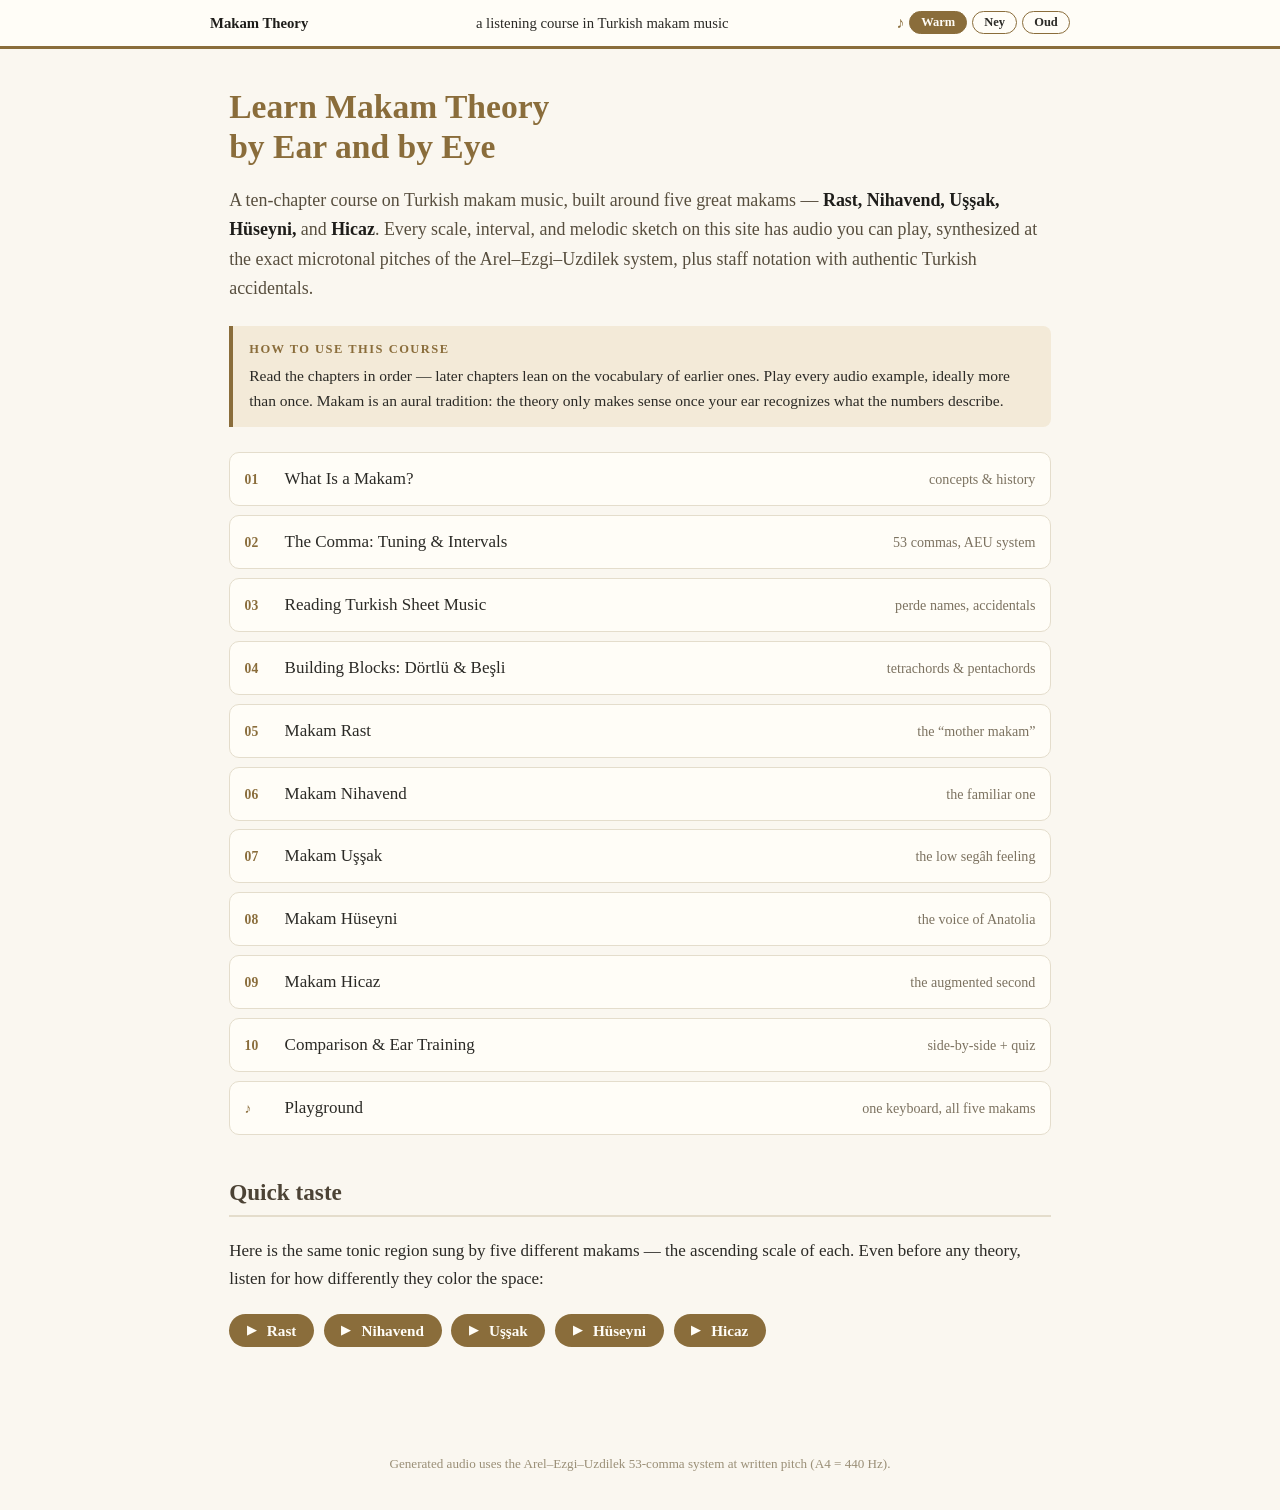
<file: index.html>
<!DOCTYPE html>
<html lang="en">
<head>
<meta charset="utf-8">
<meta name="viewport" content="width=device-width, initial-scale=1">
<title>Makam Theory — A Listener's Course</title>
<link rel="stylesheet" href="css/style.css">
</head>
<body data-audio-path="audio/">
<header class="site">
  <div class="crumbs"><strong>Makam Theory</strong><span>a listening course in Turkish makam music</span></div>
</header>
<main>
  <h1>Learn Makam Theory<br>by Ear and by Eye</h1>
  <p class="lede">A ten-chapter course on Turkish makam music, built around five great makams —
  <strong>Rast, Nihavend, Uşşak, Hüseyni,</strong> and <strong>Hicaz</strong>.
  Every scale, interval, and melodic sketch on this site has audio you can play,
  synthesized at the exact microtonal pitches of the Arel–Ezgi–Uzdilek system,
  plus staff notation with authentic Turkish accidentals.</p>

  <div class="callout"><span class="label">How to use this course</span>
  Read the chapters in order — later chapters lean on the vocabulary of earlier ones.
  Play every audio example, ideally more than once. Makam is an aural tradition:
  the theory only makes sense once your ear recognizes what the numbers describe.</div>

  <ol class="toc">
    <li><a href="chapters/01-introduction.html"><span class="no">01</span> What Is a Makam? <span class="what">concepts &amp; history</span></a></li>
    <li><a href="chapters/02-commas-and-intervals.html"><span class="no">02</span> The Comma: Tuning &amp; Intervals <span class="what">53 commas, AEU system</span></a></li>
    <li><a href="chapters/03-reading-notation.html"><span class="no">03</span> Reading Turkish Sheet Music <span class="what">perde names, accidentals</span></a></li>
    <li><a href="chapters/04-building-blocks.html"><span class="no">04</span> Building Blocks: Dörtlü &amp; Beşli <span class="what">tetrachords &amp; pentachords</span></a></li>
    <li><a href="chapters/05-rast.html"><span class="no">05</span> Makam Rast <span class="what">the “mother makam”</span></a></li>
    <li><a href="chapters/06-nihavend.html"><span class="no">06</span> Makam Nihavend <span class="what">the familiar one</span></a></li>
    <li><a href="chapters/07-ussak.html"><span class="no">07</span> Makam Uşşak <span class="what">the low segâh feeling</span></a></li>
    <li><a href="chapters/08-huseyni.html"><span class="no">08</span> Makam Hüseyni <span class="what">the voice of Anatolia</span></a></li>
    <li><a href="chapters/09-hicaz.html"><span class="no">09</span> Makam Hicaz <span class="what">the augmented second</span></a></li>
    <li><a href="chapters/10-comparison-and-practice.html"><span class="no">10</span> Comparison &amp; Ear Training <span class="what">side-by-side + quiz</span></a></li>
    <li><a href="player.html"><span class="no">♪</span> Playground <span class="what">one keyboard, all five makams</span></a></li>
  </ol>

  <h2>Quick taste</h2>
  <p>Here is the same tonic region sung by five different makams — the ascending
  scale of each. Even before any theory, listen for how differently they color the space:</p>
  <div class="player-row">
    <button class="play" data-audio="audio/rast_scale_asc.wav">Rast</button>
    <button class="play" data-audio="audio/nihavend_scale_asc.wav">Nihavend</button>
    <button class="play" data-audio="audio/ussak_scale_asc.wav">Uşşak</button>
    <button class="play" data-audio="audio/huseyni_scale_asc.wav">Hüseyni</button>
    <button class="play" data-audio="audio/hicaz_scale_asc.wav">Hicaz</button>
  </div>
</main>
<footer class="site">Generated audio uses the Arel–Ezgi–Uzdilek 53-comma system at written pitch (A4 = 440 Hz).</footer>
<script src="js/voice.js"></script>
<script src="js/player.js"></script>
</body>
</html>
</file>
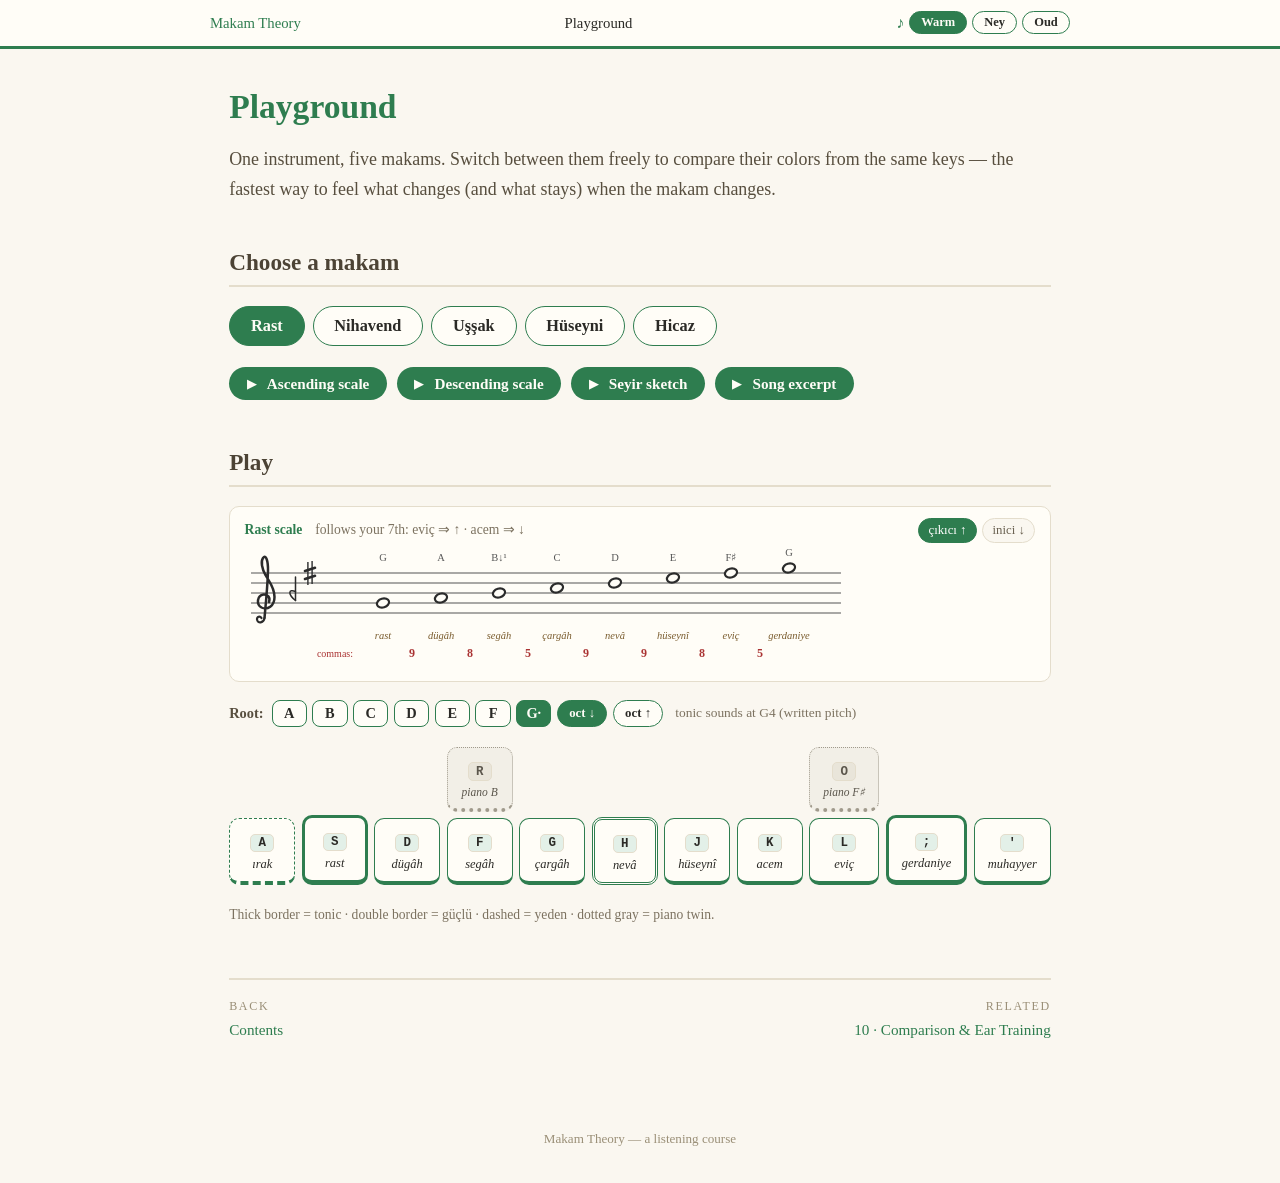
<file: player.html>
<!DOCTYPE html>
<html lang="en">
<head>
<meta charset="utf-8">
<meta name="viewport" content="width=device-width, initial-scale=1">
<title>Playground — Makam Theory</title>
<link rel="stylesheet" href="css/style.css">
</head>
<body class="makam-rast">
<header class="site">
  <div class="crumbs"><a href="index.html">Makam Theory</a><span>Playground</span></div>
</header>
<main>
  <h1>Playground</h1>
  <p class="lede">One instrument, five makams. Switch between them freely to
  compare their colors from the same keys — the fastest way to feel what
  changes (and what stays) when the makam changes.</p>

  <h2>Choose a makam</h2>
  <div class="makam-picker" id="makam-picker"></div>

  <div class="player-row" id="listen-row">
    <button class="play" id="btn-asc" data-audio="">Ascending scale</button>
    <button class="play" id="btn-desc" data-audio="">Descending scale</button>
    <button class="play" id="btn-seyir" data-audio="">Seyir sketch</button>
    <button class="play" id="btn-song" data-audio="">Song excerpt</button>
  </div>

  <h2>Play</h2>
  <div class="scale-sheet" id="scale-sheet"></div>
  <div class="kbd-instrument" id="playground-kbd"></div>
  <p class="kbd-legend">Thick border = tonic · double border = güçlü ·
  dashed = yeden · dotted gray = piano twin.</p>

  <nav class="pager">
    <a href="index.html"><span class="dir">Back</span>Contents</a>
    <a href="chapters/10-comparison-and-practice.html" style="text-align:right"><span class="dir">Related</span>10 · Comparison &amp; Ear Training</a>
  </nav>
</main>
<footer class="site">Makam Theory — a listening course</footer>
<script src="js/voice.js"></script>
<script src="js/player.js"></script>
<script src="js/keyboard.js"></script>
<script src="js/notation.js"></script>
<script>
(function () {
  "use strict";

  const MAKAMS = {
    rast: {
      label: "Rast",
      notes: "26|ırak|y,31|rast|t,40|dügâh|,48|segâh||2,53|çargâh|,62|nevâ|g,71|hüseynî|,75|acem|,79|eviç||9,84|gerdaniye|t,93|muhayyer|",
    },
    nihavend: {
      label: "Nihavend",
      notes: "26|F♯ yeden|y,31|rast|t,40|dügâh|,44|kürdî|,53|çargâh|,62|nevâ|g,66|nim hisar|,75|acem|,79|eviç|,84|gerdaniye|t,93|muhayyer|",
    },
    ussak: {
      label: "Uşşak",
      notes: "31|rast|y,40|dügâh|t,48|segâh||2,53|çargâh|,62|nevâ|g,71|hüseynî|,75|acem|,84|gerdaniye|,93|muhayyer|t,101|tiz segâh||14,106|tiz çargâh|",
    },
    huseyni: {
      label: "Hüseyni",
      notes: "31|rast|y,40|dügâh|t,48|segâh||2,53|çargâh|,62|nevâ|,71|hüseynî|g,79|eviç||9,84|gerdaniye|,93|muhayyer|t,101|tiz segâh||14,106|tiz çargâh|",
    },
    hicaz: {
      label: "Hicaz",
      notes: "31|rast|y,40|dügâh|t,45|dik kürdî||1,57|nim hicaz||4,62|nevâ|g,71|hüseynî|,79|eviç||9,84|gerdaniye|,93|muhayyer|t,98|tiz dik kürdî||13,106|tiz çargâh|",
    },
  };

  const box = document.getElementById("playground-kbd");
  const picker = document.getElementById("makam-picker");
  const btns = {};

  function select(key) {
    document.body.className = "makam-" + key;
    Object.keys(btns).forEach(function (k) {
      btns[k].classList.toggle("selected", k === key);
    });
    box.dataset.makam = key;
    box.dataset.notes = MAKAMS[key].notes;
    window.MaqamKeyboard.mount(box);
    window.MaqamSheet.mount(document.getElementById("scale-sheet"), key,
                            MAKAMS[key].label);
    document.getElementById("btn-asc").dataset.audio =
      "audio/" + key + "_scale_asc.wav";
    document.getElementById("btn-desc").dataset.audio =
      "audio/" + key + "_scale_desc.wav";
    document.getElementById("btn-seyir").dataset.audio =
      "audio/" + key + "_seyir.wav";
    document.getElementById("btn-song").dataset.audio =
      "audio/song_" + key + ".wav";
    try { localStorage.setItem("maqam-playground", key); } catch (e) {}
  }

  Object.keys(MAKAMS).forEach(function (key) {
    const b = document.createElement("button");
    b.type = "button";
    b.textContent = MAKAMS[key].label;
    b.addEventListener("click", function () { select(key); });
    btns[key] = b;
    picker.appendChild(b);
  });

  window.MaqamKeyboard.onNote(function (commas, on) {
    window.MaqamSheet.note(commas, on);
  });

  let start = "rast";
  try {
    const saved = localStorage.getItem("maqam-playground");
    if (saved in MAKAMS) start = saved;
  } catch (e) {}
  select(start);
})();
</script>
</body>
</html>
</file>
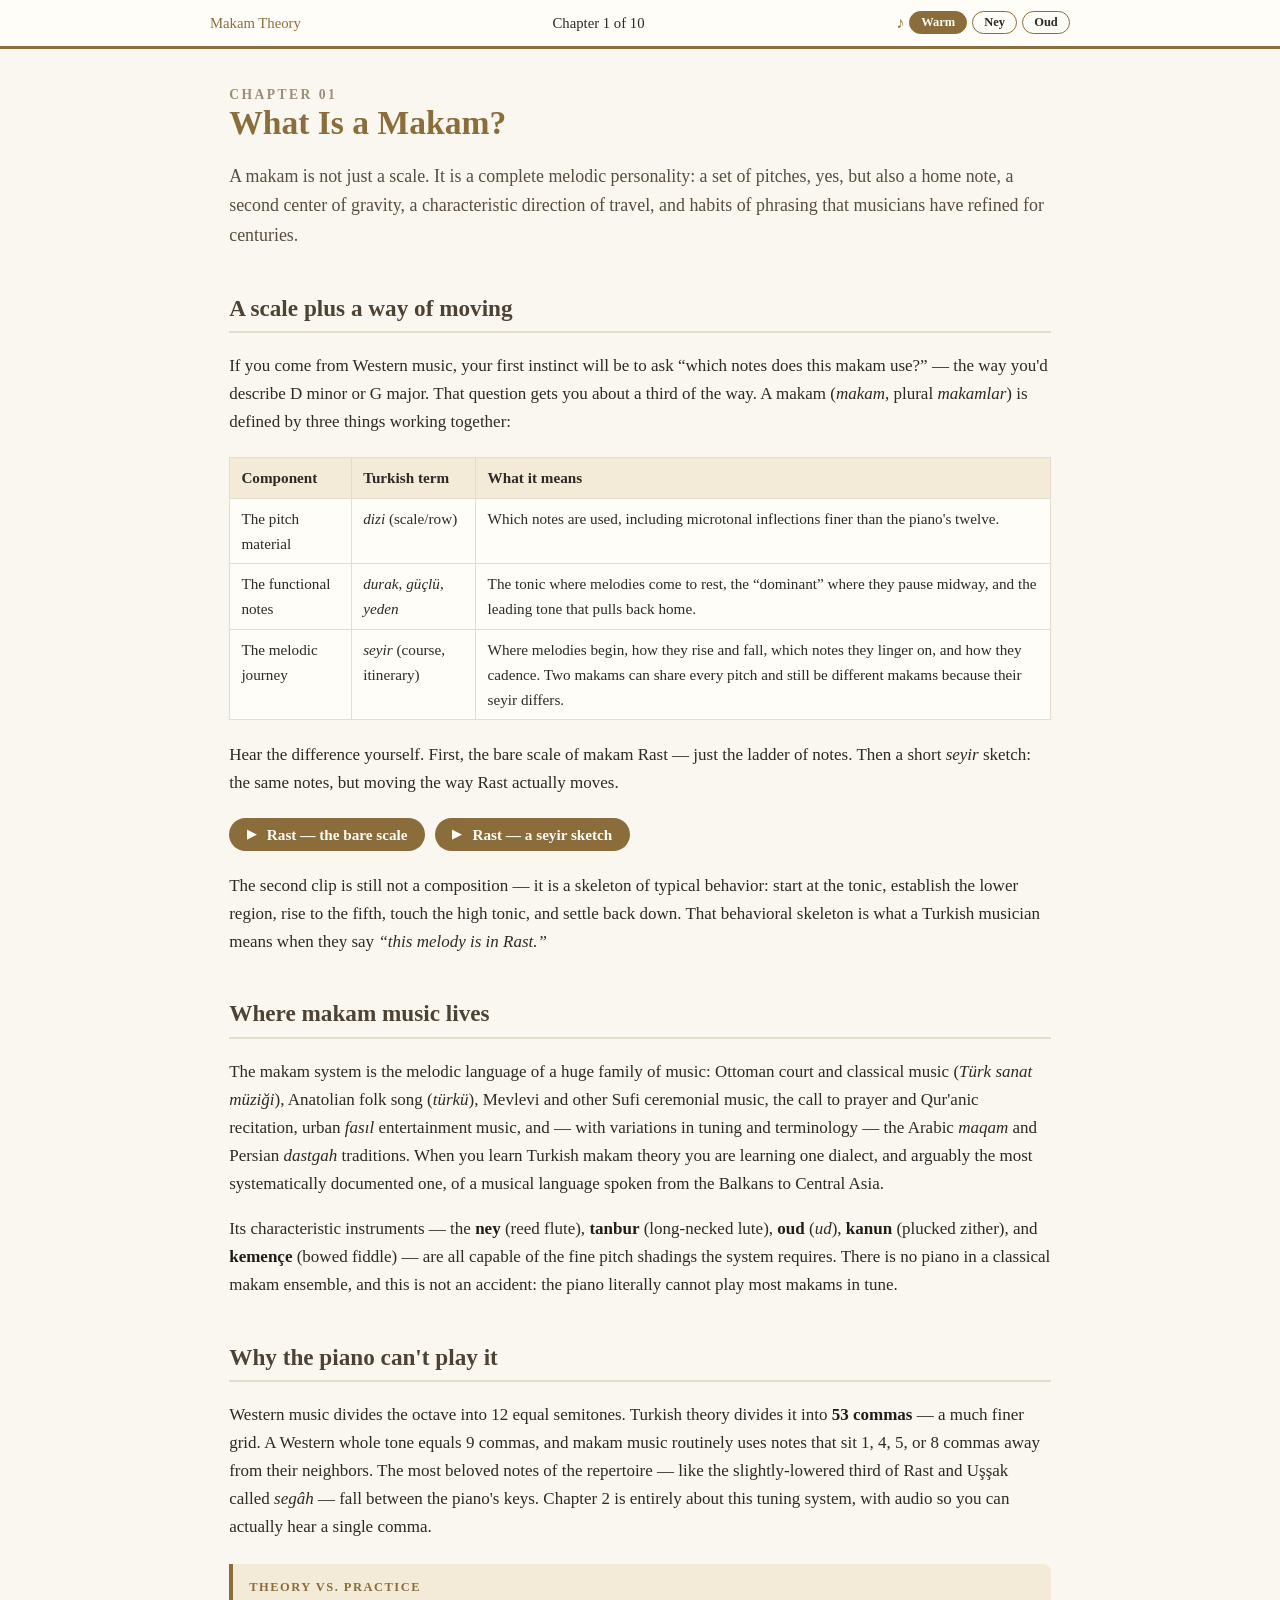
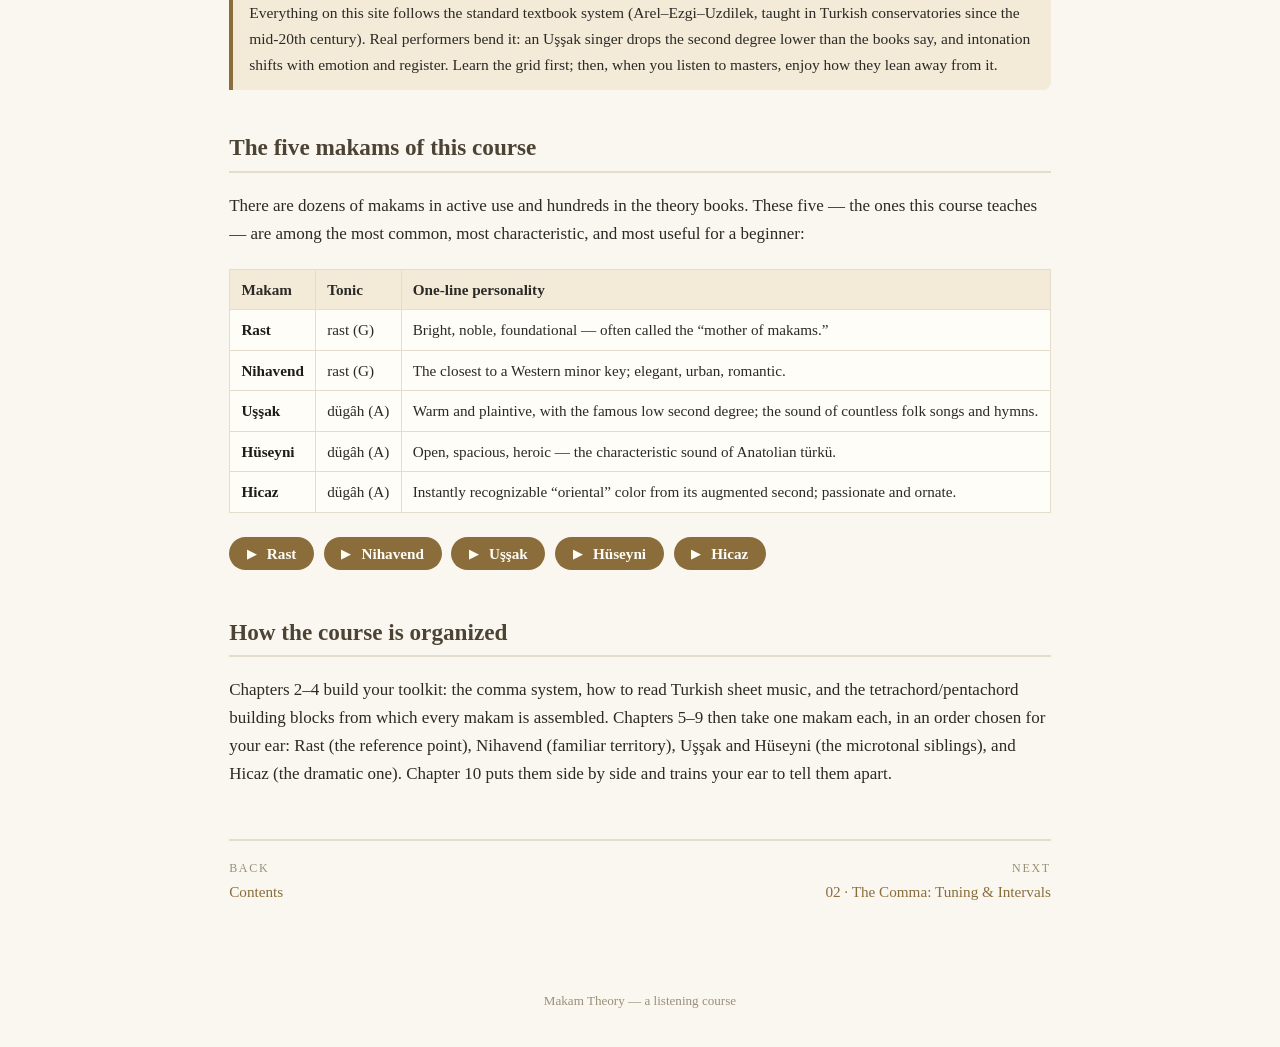
<file: chapters/01-introduction.html>
<!DOCTYPE html>
<html lang="en">
<head>
<meta charset="utf-8">
<meta name="viewport" content="width=device-width, initial-scale=1">
<title>01 · What Is a Makam? — Makam Theory</title>
<link rel="stylesheet" href="../css/style.css">
</head>
<body>
<header class="site">
  <div class="crumbs"><a href="../index.html">Makam Theory</a><span>Chapter 1 of 10</span></div>
</header>
<main>
  <h1><span class="chapter-no">Chapter 01</span>What Is a Makam?</h1>

  <p class="lede">A makam is not just a scale. It is a complete melodic personality:
  a set of pitches, yes, but also a home note, a second center of gravity, a
  characteristic direction of travel, and habits of phrasing that musicians have
  refined for centuries.</p>

  <h2>A scale plus a way of moving</h2>
  <p>If you come from Western music, your first instinct will be to ask
  “which notes does this makam use?” — the way you'd describe D minor or G major.
  That question gets you about a third of the way. A makam
  (<em class="tr">makam</em>, plural <em class="tr">makamlar</em>) is defined by
  three things working together:</p>

  <table>
    <tr><th>Component</th><th>Turkish term</th><th>What it means</th></tr>
    <tr><td>The pitch material</td><td><em class="tr">dizi</em> (scale/row)</td>
        <td>Which notes are used, including microtonal inflections finer than the piano's twelve.</td></tr>
    <tr><td>The functional notes</td><td><em class="tr">durak</em>, <em class="tr">güçlü</em>, <em class="tr">yeden</em></td>
        <td>The tonic where melodies come to rest, the “dominant” where they pause midway, and the leading tone that pulls back home.</td></tr>
    <tr><td>The melodic journey</td><td><em class="tr">seyir</em> (course, itinerary)</td>
        <td>Where melodies begin, how they rise and fall, which notes they linger on, and how they cadence. Two makams can share every pitch and still be different makams because their seyir differs.</td></tr>
  </table>

  <p>Hear the difference yourself. First, the bare scale of makam Rast — just the
  ladder of notes. Then a short <em class="tr">seyir</em> sketch: the same notes,
  but moving the way Rast actually moves.</p>
  <div class="player-row">
    <button class="play" data-audio="../audio/rast_scale_asc.wav">Rast — the bare scale</button>
    <button class="play" data-audio="../audio/rast_seyir.wav">Rast — a seyir sketch</button>
  </div>
  <p>The second clip is still not a composition — it is a skeleton of typical
  behavior: start at the tonic, establish the lower region, rise to the fifth,
  touch the high tonic, and settle back down. That behavioral skeleton is what a
  Turkish musician means when they say <em>“this melody is in Rast.”</em></p>

  <h2>Where makam music lives</h2>
  <p>The makam system is the melodic language of a huge family of music:
  Ottoman court and classical music (<em class="tr">Türk sanat müziği</em>),
  Anatolian folk song (<em class="tr">türkü</em>), Mevlevi and other Sufi
  ceremonial music, the call to prayer and Qur'anic recitation, urban
  <em class="tr">fasıl</em> entertainment music, and — with variations in tuning and
  terminology — the Arabic <em>maqam</em> and Persian <em>dastgah</em> traditions.
  When you learn Turkish makam theory you are learning one dialect, and arguably
  the most systematically documented one, of a musical language spoken from the
  Balkans to Central Asia.</p>

  <p>Its characteristic instruments — the <strong>ney</strong> (reed flute),
  <strong>tanbur</strong> (long-necked lute), <strong>oud</strong>
  (<em class="tr">ud</em>), <strong>kanun</strong> (plucked zither), and
  <strong>kemençe</strong> (bowed fiddle) — are all capable of the fine pitch
  shadings the system requires. There is no piano in a classical makam ensemble,
  and this is not an accident: the piano literally cannot play most makams in tune.</p>

  <h2>Why the piano can't play it</h2>
  <p>Western music divides the octave into 12 equal semitones. Turkish theory divides
  it into <strong>53 commas</strong> — a much finer grid. A Western whole tone
  equals 9 commas, and makam music routinely uses notes that sit 1, 4, 5, or 8 commas
  away from their neighbors. The most beloved notes of the repertoire — like the
  slightly-lowered third of Rast and Uşşak called <em class="tr">segâh</em> —
  fall between the piano's keys. Chapter 2 is entirely about this tuning
  system, with audio so you can actually hear a single comma.</p>

  <div class="callout"><span class="label">Theory vs. practice</span>
  Everything on this site follows the standard textbook system
  (Arel–Ezgi–Uzdilek, taught in Turkish conservatories since the mid-20th century).
  Real performers bend it: an Uşşak singer drops the second degree lower than
  the books say, and intonation shifts with emotion and register. Learn the grid first;
  then, when you listen to masters, enjoy how they lean away from it.</div>

  <h2>The five makams of this course</h2>
  <p>There are dozens of makams in active use and hundreds in the theory books.
  These five — the ones this course teaches — are among the most common, most
  characteristic, and most useful for a beginner:</p>
  <table>
    <tr><th>Makam</th><th>Tonic</th><th>One-line personality</th></tr>
    <tr><td><strong>Rast</strong></td><td>rast (G)</td><td>Bright, noble, foundational — often called the “mother of makams.”</td></tr>
    <tr><td><strong>Nihavend</strong></td><td>rast (G)</td><td>The closest to a Western minor key; elegant, urban, romantic.</td></tr>
    <tr><td><strong>Uşşak</strong></td><td>dügâh (A)</td><td>Warm and plaintive, with the famous low second degree; the sound of countless folk songs and hymns.</td></tr>
    <tr><td><strong>Hüseyni</strong></td><td>dügâh (A)</td><td>Open, spacious, heroic — the characteristic sound of Anatolian türkü.</td></tr>
    <tr><td><strong>Hicaz</strong></td><td>dügâh (A)</td><td>Instantly recognizable “oriental” color from its augmented second; passionate and ornate.</td></tr>
  </table>
  <div class="player-row">
    <button class="play" data-audio="../audio/rast_scale_asc.wav">Rast</button>
    <button class="play" data-audio="../audio/nihavend_scale_asc.wav">Nihavend</button>
    <button class="play" data-audio="../audio/ussak_scale_asc.wav">Uşşak</button>
    <button class="play" data-audio="../audio/huseyni_scale_asc.wav">Hüseyni</button>
    <button class="play" data-audio="../audio/hicaz_scale_asc.wav">Hicaz</button>
  </div>

  <h2>How the course is organized</h2>
  <p>Chapters 2–4 build your toolkit: the comma system, how to read Turkish
  sheet music, and the tetrachord/pentachord building blocks from which every
  makam is assembled. Chapters 5–9 then take one makam each, in an order chosen
  for your ear: Rast (the reference point), Nihavend (familiar territory),
  Uşşak and Hüseyni (the microtonal siblings), and Hicaz (the dramatic one).
  Chapter 10 puts them side by side and trains your ear to tell them apart.</p>

  <nav class="pager">
    <a href="../index.html"><span class="dir">Back</span>Contents</a>
    <a href="02-commas-and-intervals.html" style="text-align:right"><span class="dir">Next</span>02 · The Comma: Tuning &amp; Intervals</a>
  </nav>
</main>
<footer class="site">Makam Theory — a listening course</footer>
<script src="../js/voice.js"></script>
<script src="../js/player.js"></script>
</body>
</html>
</file>
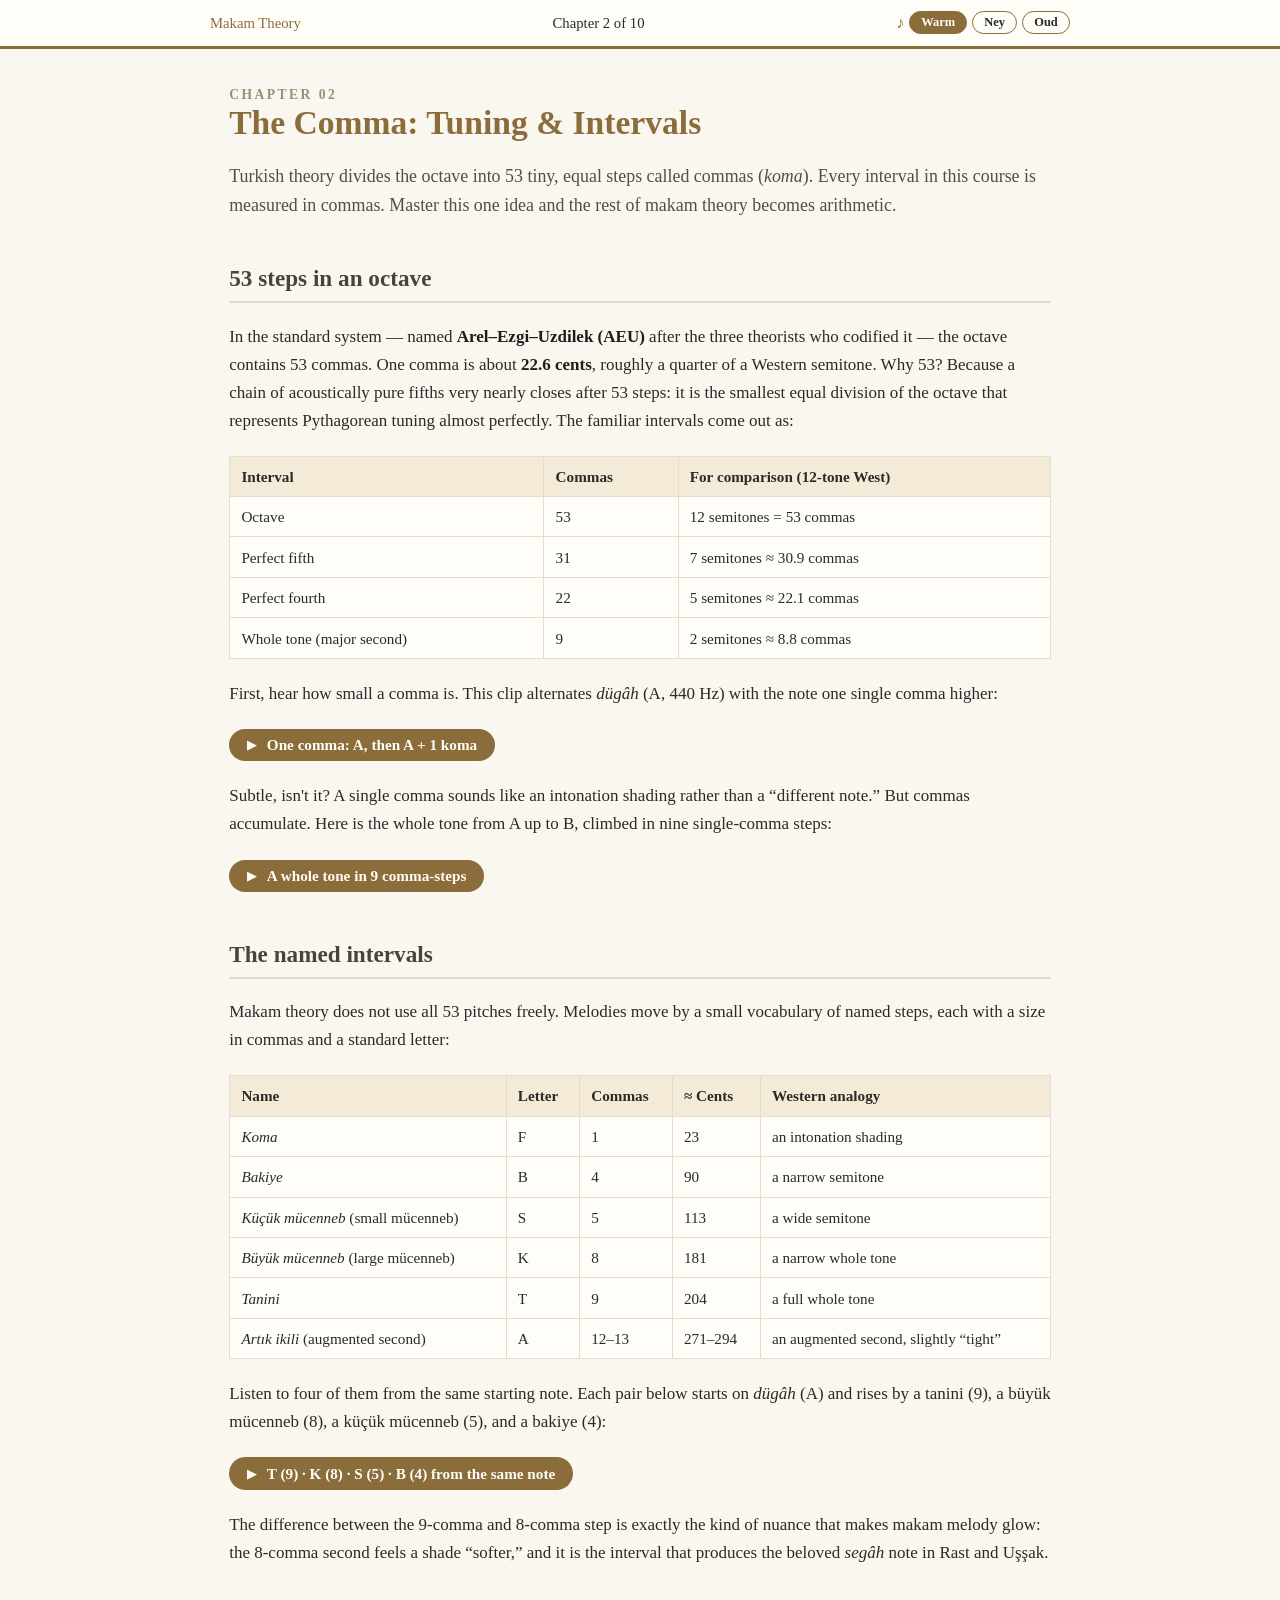
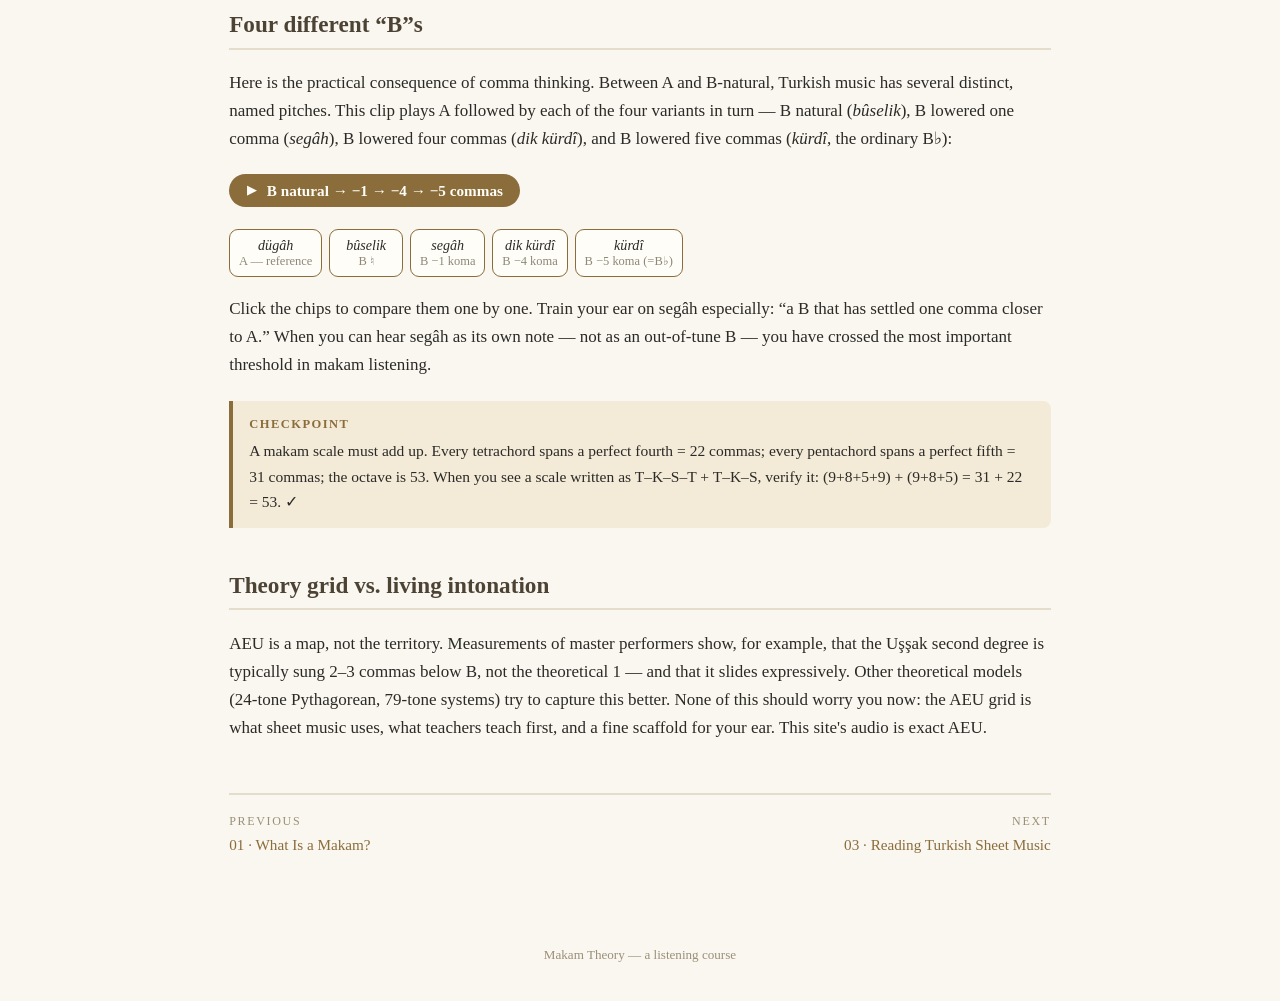
<file: chapters/02-commas-and-intervals.html>
<!DOCTYPE html>
<html lang="en">
<head>
<meta charset="utf-8">
<meta name="viewport" content="width=device-width, initial-scale=1">
<title>02 · The Comma: Tuning &amp; Intervals — Makam Theory</title>
<link rel="stylesheet" href="../css/style.css">
</head>
<body>
<header class="site">
  <div class="crumbs"><a href="../index.html">Makam Theory</a><span>Chapter 2 of 10</span></div>
</header>
<main>
  <h1><span class="chapter-no">Chapter 02</span>The Comma: Tuning &amp; Intervals</h1>

  <p class="lede">Turkish theory divides the octave into 53 tiny, equal steps called
  commas (<em class="tr">koma</em>). Every interval in this course is measured in
  commas. Master this one idea and the rest of makam theory becomes arithmetic.</p>

  <h2>53 steps in an octave</h2>
  <p>In the standard system — named <strong>Arel–Ezgi–Uzdilek (AEU)</strong> after
  the three theorists who codified it — the octave contains 53 commas.
  One comma is about <strong>22.6 cents</strong>, roughly a quarter of a Western
  semitone. Why 53? Because a chain of acoustically pure fifths very nearly closes
  after 53 steps: it is the smallest equal division of the octave that represents
  Pythagorean tuning almost perfectly. The familiar intervals come out as:</p>
  <table>
    <tr><th>Interval</th><th>Commas</th><th>For comparison (12-tone West)</th></tr>
    <tr><td>Octave</td><td>53</td><td>12 semitones = 53 commas</td></tr>
    <tr><td>Perfect fifth</td><td>31</td><td>7 semitones ≈ 30.9 commas</td></tr>
    <tr><td>Perfect fourth</td><td>22</td><td>5 semitones ≈ 22.1 commas</td></tr>
    <tr><td>Whole tone (major second)</td><td>9</td><td>2 semitones ≈ 8.8 commas</td></tr>
  </table>

  <p>First, hear how small a comma is. This clip alternates <em class="tr">dügâh</em>
  (A, 440 Hz) with the note one single comma higher:</p>
  <div class="player-row">
    <button class="play" data-audio="../audio/demo_one_comma.wav">One comma: A, then A + 1 koma</button>
  </div>
  <p>Subtle, isn't it? A single comma sounds like an intonation shading rather than a
  “different note.” But commas accumulate. Here is the whole tone from
  A up to B, climbed in nine single-comma steps:</p>
  <div class="player-row">
    <button class="play" data-audio="../audio/demo_comma_steps.wav">A whole tone in 9 comma-steps</button>
  </div>

  <h2>The named intervals</h2>
  <p>Makam theory does not use all 53 pitches freely. Melodies move by a small
  vocabulary of named steps, each with a size in commas and a standard letter:</p>
  <table>
    <tr><th>Name</th><th>Letter</th><th>Commas</th><th>≈ Cents</th><th>Western analogy</th></tr>
    <tr><td><em class="tr">Koma</em></td><td>F</td><td>1</td><td>23</td><td>an intonation shading</td></tr>
    <tr><td><em class="tr">Bakiye</em></td><td>B</td><td>4</td><td>90</td><td>a narrow semitone</td></tr>
    <tr><td><em class="tr">Küçük mücenneb</em> (small mücenneb)</td><td>S</td><td>5</td><td>113</td><td>a wide semitone</td></tr>
    <tr><td><em class="tr">Büyük mücenneb</em> (large mücenneb)</td><td>K</td><td>8</td><td>181</td><td>a narrow whole tone</td></tr>
    <tr><td><em class="tr">Tanini</em></td><td>T</td><td>9</td><td>204</td><td>a full whole tone</td></tr>
    <tr><td><em class="tr">Artık ikili</em> (augmented second)</td><td>A</td><td>12–13</td><td>271–294</td><td>an augmented second, slightly “tight”</td></tr>
  </table>
  <p>Listen to four of them from the same starting note. Each pair below starts on
  <em class="tr">dügâh</em> (A) and rises by a tanini (9), a büyük mücenneb (8),
  a küçük mücenneb (5), and a bakiye (4):</p>
  <div class="player-row">
    <button class="play" data-audio="../audio/demo_intervals.wav">T (9) · K (8) · S (5) · B (4) from the same note</button>
  </div>
  <p>The difference between the 9-comma and 8-comma step is exactly the kind of
  nuance that makes makam melody glow: the 8-comma second feels a shade
  “softer,” and it is the interval that produces the beloved
  <em class="tr">segâh</em> note in Rast and Uşşak.</p>

  <h2>Four different “B”s</h2>
  <p>Here is the practical consequence of comma thinking. Between A and
  B-natural, Turkish music has several distinct, named pitches. This clip plays A
  followed by each of the four variants in turn — B natural
  (<em class="tr">bûselik</em>), B lowered one comma (<em class="tr">segâh</em>),
  B lowered four commas (<em class="tr">dik kürdî</em>), and B lowered five
  commas (<em class="tr">kürdî</em>, the ordinary B♭):</p>
  <div class="player-row">
    <button class="play" data-audio="../audio/demo_b_variants.wav">B natural → −1 → −4 → −5 commas</button>
  </div>
  <div class="scale-notes">
    <span class="note-chip" data-c="40"><span class="perde">dügâh</span><span class="western">A — reference</span></span>
    <span class="note-chip" data-c="49"><span class="perde">bûselik</span><span class="western">B ♮</span></span>
    <span class="note-chip" data-c="48"><span class="perde">segâh</span><span class="western">B −1 koma</span></span>
    <span class="note-chip" data-c="45"><span class="perde">dik kürdî</span><span class="western">B −4 koma</span></span>
    <span class="note-chip" data-c="44"><span class="perde">kürdî</span><span class="western">B −5 koma (=B♭)</span></span>
  </div>
  <p>Click the chips to compare them one by one. Train your ear on segâh
  especially: “a B that has settled one comma closer to A.” When you can hear
  segâh as its own note — not as an out-of-tune B — you have crossed the most
  important threshold in makam listening.</p>

  <div class="callout"><span class="label">Checkpoint</span>
  A makam scale must add up. Every tetrachord spans a perfect fourth = 22 commas;
  every pentachord spans a perfect fifth = 31 commas; the octave is 53.
  When you see a scale written as T–K–S–T + T–K–S, verify it:
  (9+8+5+9) + (9+8+5) = 31 + 22 = 53. ✓</div>

  <h2>Theory grid vs. living intonation</h2>
  <p>AEU is a map, not the territory. Measurements of master performers show, for
  example, that the Uşşak second degree is typically sung 2–3 commas below B,
  not the theoretical 1 — and that it slides expressively. Other theoretical
  models (24-tone Pythagorean, 79-tone systems) try to capture this better.
  None of this should worry you now: the AEU grid is what sheet music uses,
  what teachers teach first, and a fine scaffold for your ear. This site's audio
  is exact AEU.</p>

  <nav class="pager">
    <a href="01-introduction.html"><span class="dir">Previous</span>01 · What Is a Makam?</a>
    <a href="03-reading-notation.html" style="text-align:right"><span class="dir">Next</span>03 · Reading Turkish Sheet Music</a>
  </nav>
</main>
<footer class="site">Makam Theory — a listening course</footer>
<script src="../js/voice.js"></script>
<script src="../js/player.js"></script>
</body>
</html>
</file>
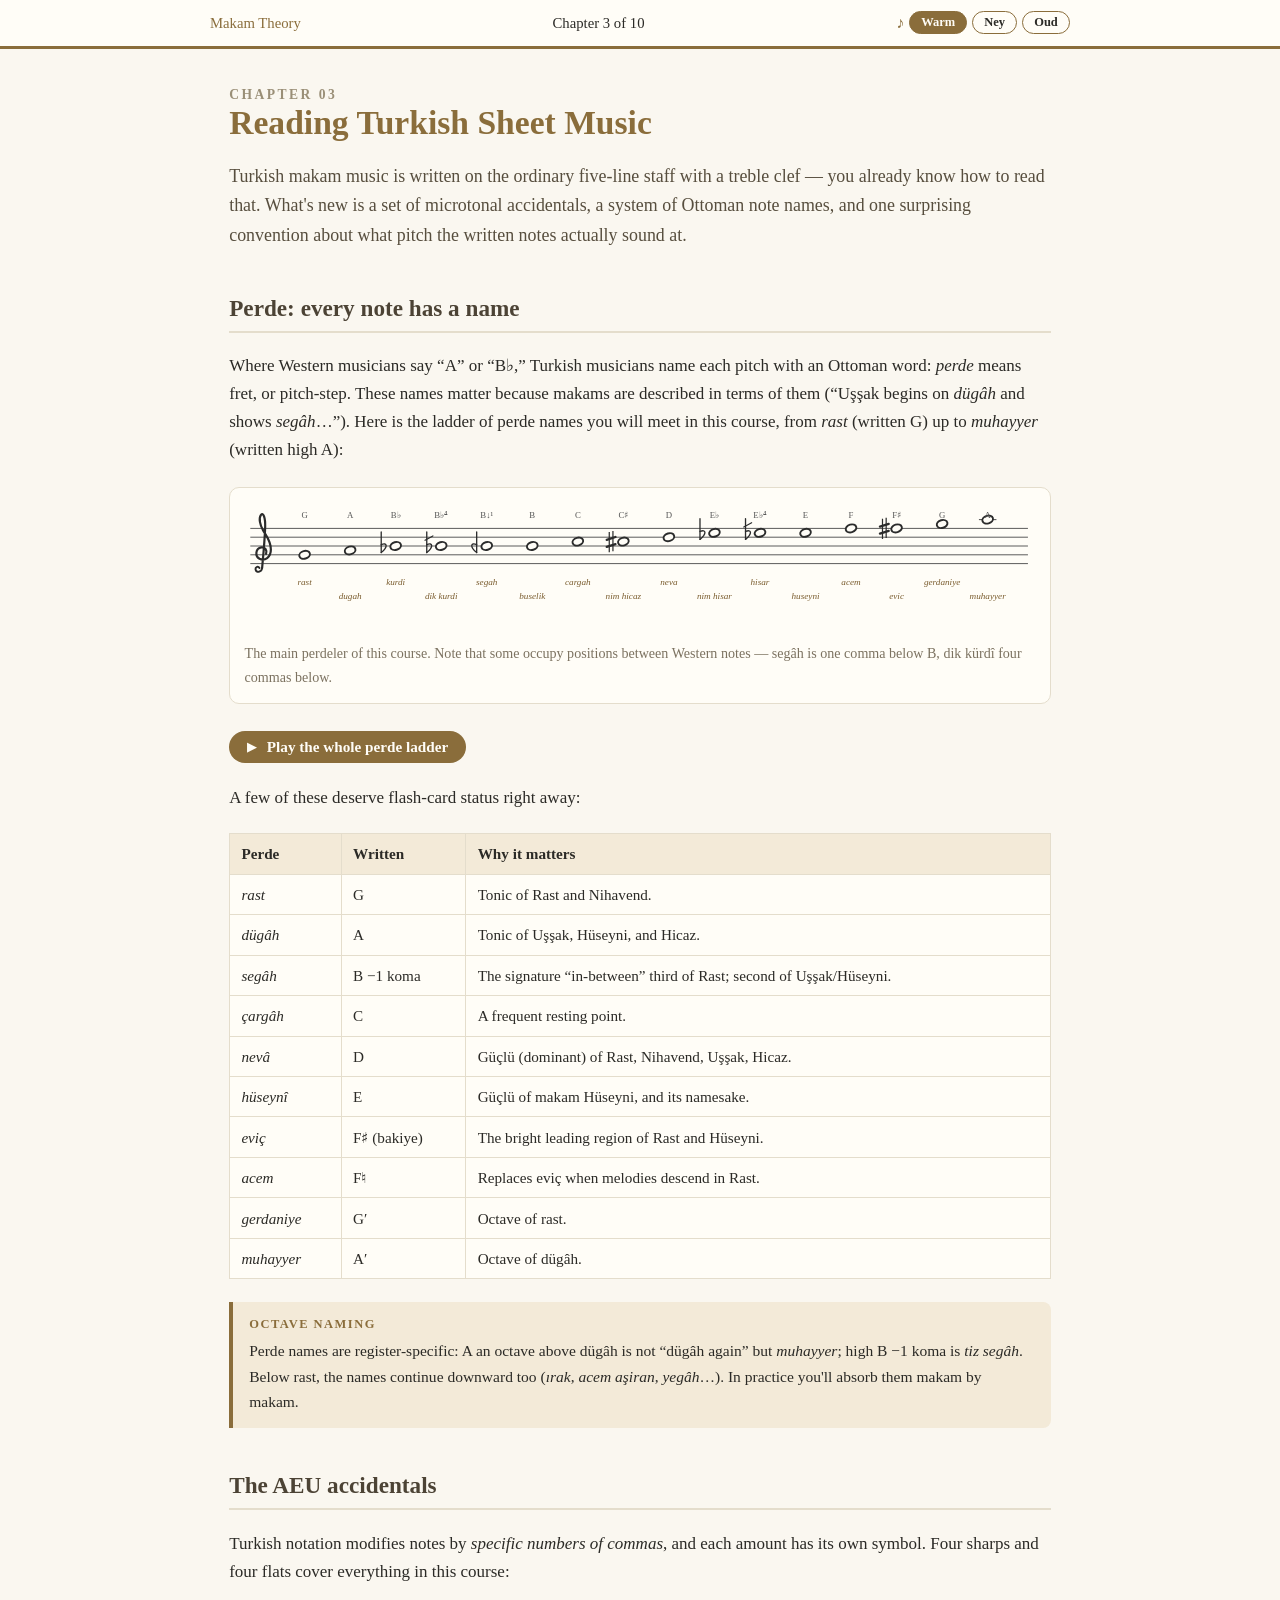
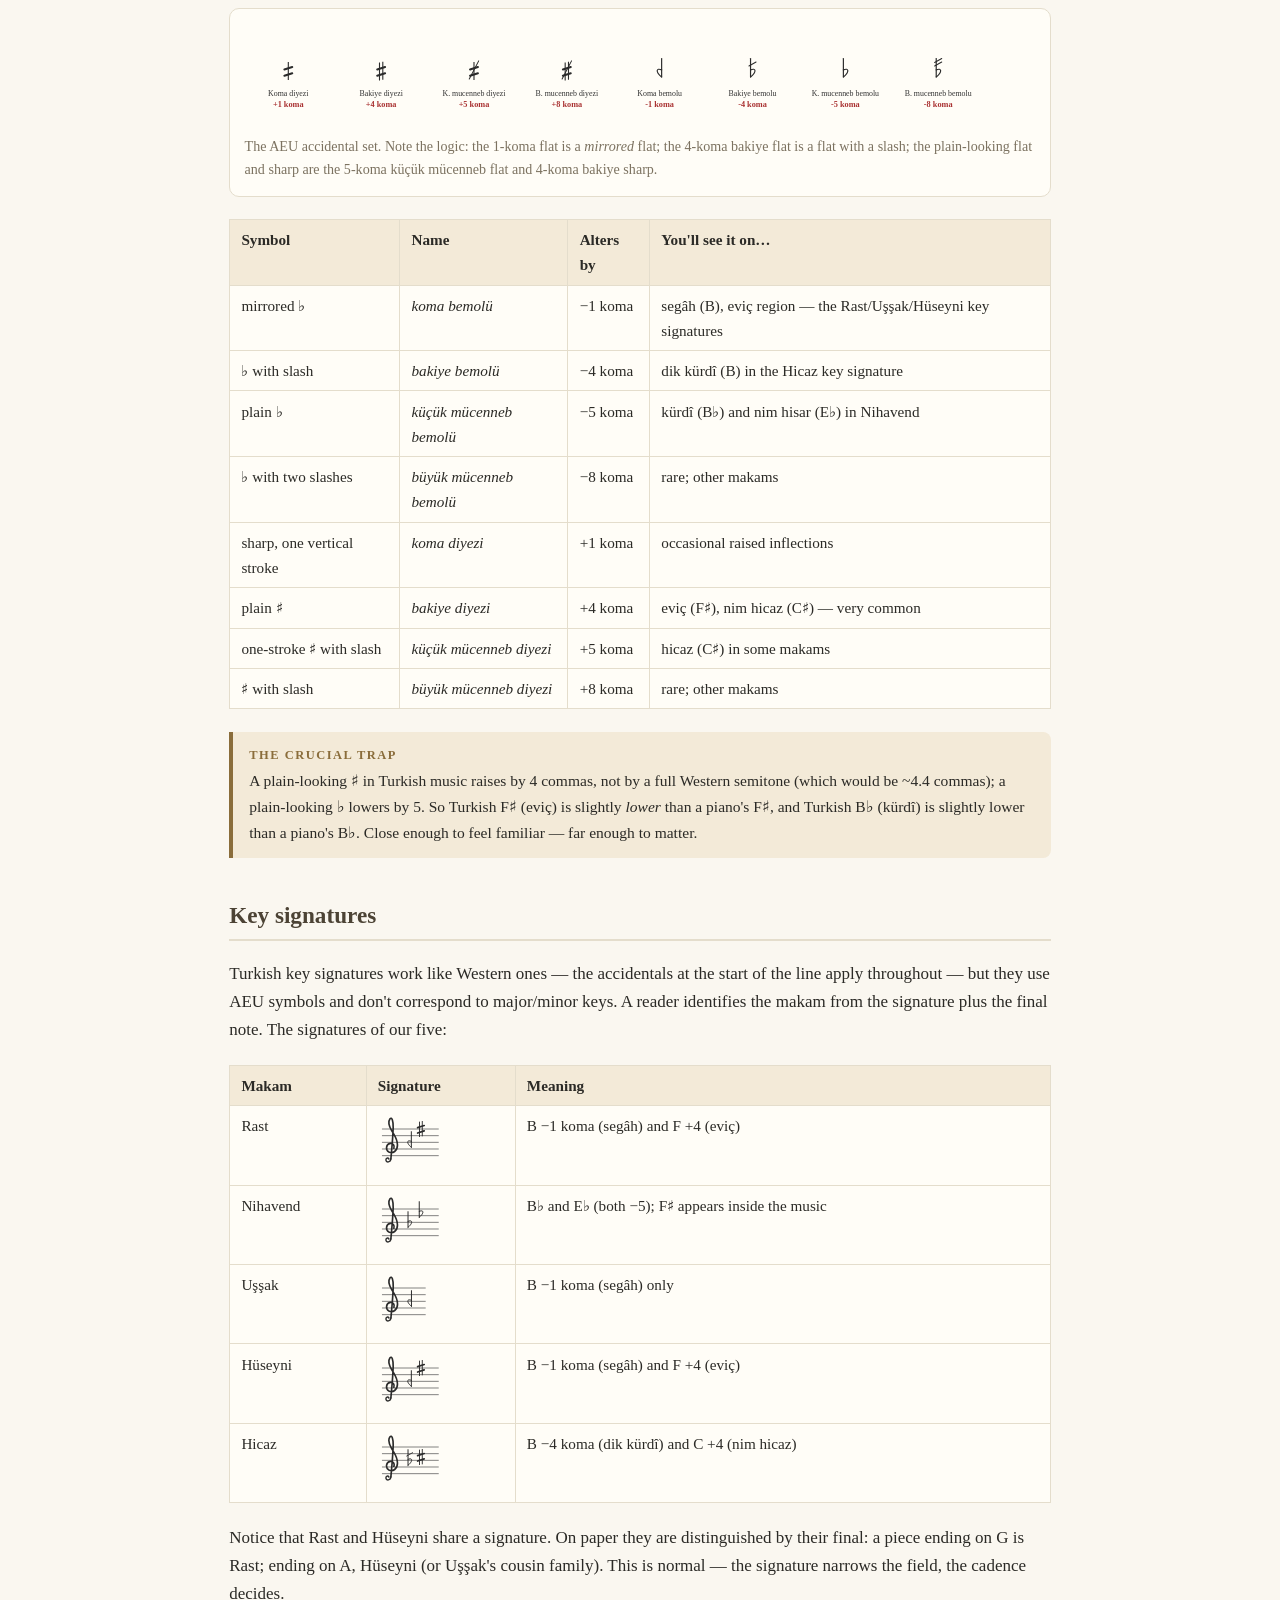
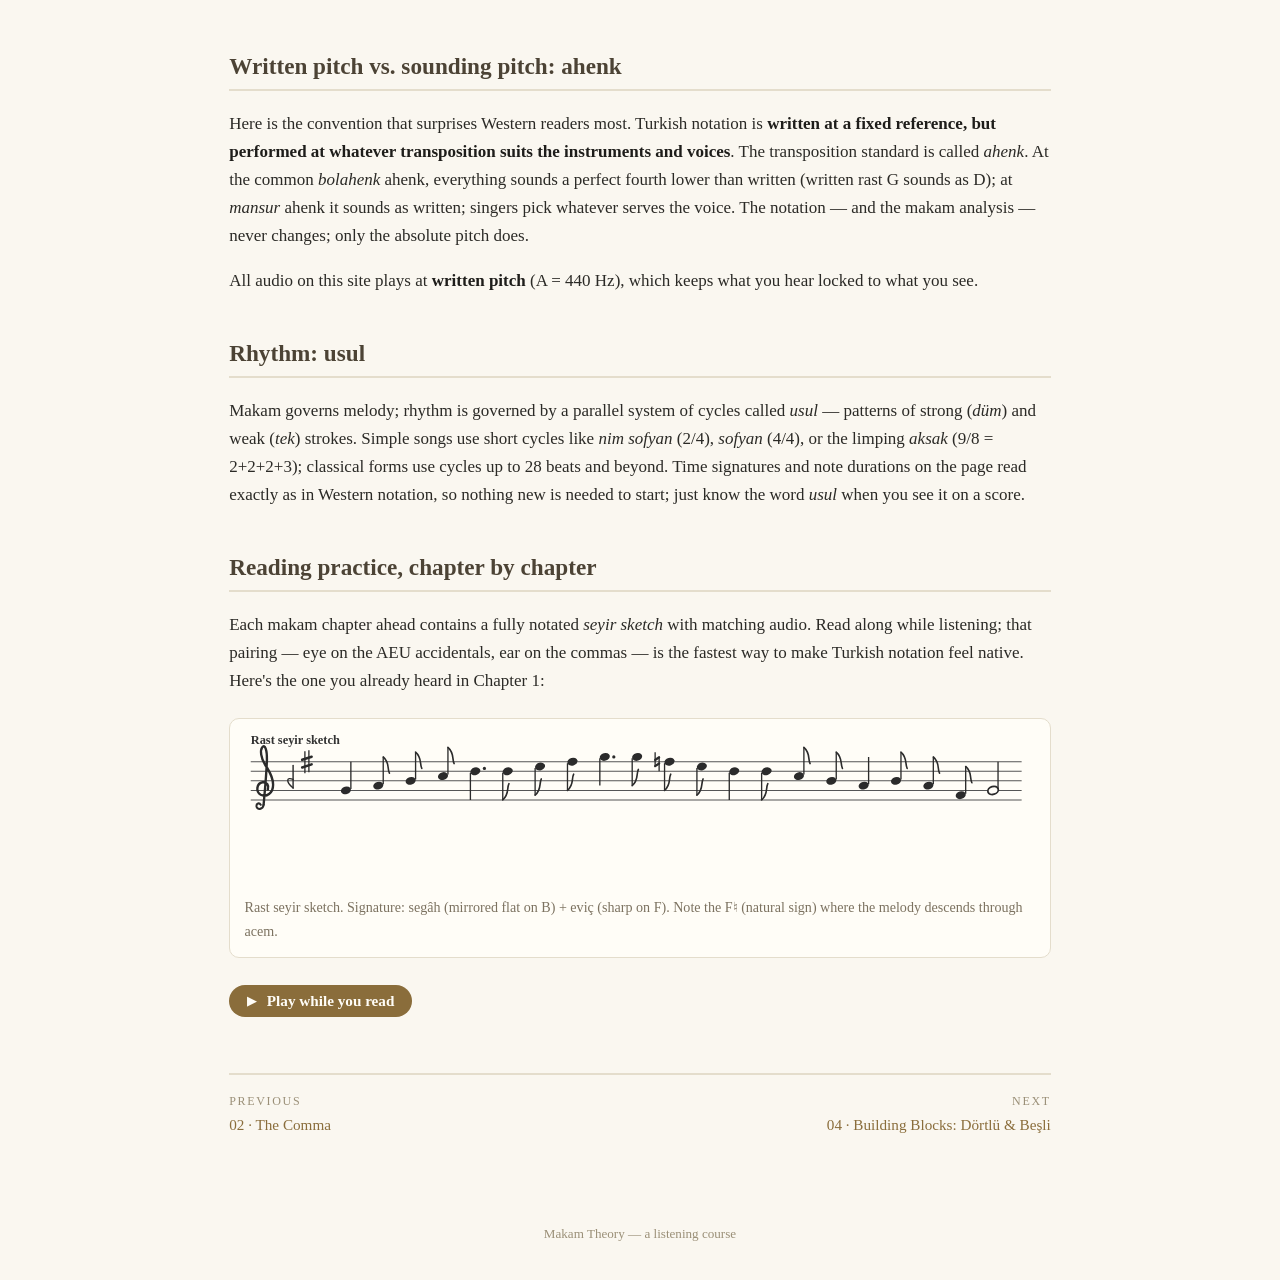
<file: chapters/03-reading-notation.html>
<!DOCTYPE html>
<html lang="en">
<head>
<meta charset="utf-8">
<meta name="viewport" content="width=device-width, initial-scale=1">
<title>03 · Reading Turkish Sheet Music — Makam Theory</title>
<link rel="stylesheet" href="../css/style.css">
</head>
<body>
<header class="site">
  <div class="crumbs"><a href="../index.html">Makam Theory</a><span>Chapter 3 of 10</span></div>
</header>
<main>
  <h1><span class="chapter-no">Chapter 03</span>Reading Turkish Sheet Music</h1>

  <p class="lede">Turkish makam music is written on the ordinary five-line staff
  with a treble clef — you already know how to read that. What's new is a set of
  microtonal accidentals, a system of Ottoman note names, and one surprising
  convention about what pitch the written notes actually sound at.</p>

  <h2>Perde: every note has a name</h2>
  <p>Where Western musicians say “A” or “B♭,” Turkish musicians name each pitch
  with an Ottoman word: <em class="tr">perde</em> means fret, or pitch-step. These
  names matter because makams are described in terms of them (“Uşşak begins on
  <em class="tr">dügâh</em> and shows <em class="tr">segâh</em>…”). Here is the
  ladder of perde names you will meet in this course, from <em class="tr">rast</em>
  (written G) up to <em class="tr">muhayyer</em> (written high A):</p>

  <figure>
    <img src="../img/perde_ladder.svg" alt="Staff showing the perde names from rast to muhayyer with their accidentals">
    <figcaption>The main perdeler of this course. Note that some occupy positions between
    Western notes — segâh is one comma below B, dik kürdî four commas below.</figcaption>
  </figure>
  <div class="player-row">
    <button class="play" data-audio="../audio/demo_perde_ladder.wav">Play the whole perde ladder</button>
  </div>

  <p>A few of these deserve flash-card status right away:</p>
  <table>
    <tr><th>Perde</th><th>Written</th><th>Why it matters</th></tr>
    <tr><td><em class="tr">rast</em></td><td>G</td><td>Tonic of Rast and Nihavend.</td></tr>
    <tr><td><em class="tr">dügâh</em></td><td>A</td><td>Tonic of Uşşak, Hüseyni, and Hicaz.</td></tr>
    <tr><td><em class="tr">segâh</em></td><td>B −1 koma</td><td>The signature “in-between” third of Rast; second of Uşşak/Hüseyni.</td></tr>
    <tr><td><em class="tr">çargâh</em></td><td>C</td><td>A frequent resting point.</td></tr>
    <tr><td><em class="tr">nevâ</em></td><td>D</td><td>Güçlü (dominant) of Rast, Nihavend, Uşşak, Hicaz.</td></tr>
    <tr><td><em class="tr">hüseynî</em></td><td>E</td><td>Güçlü of makam Hüseyni, and its namesake.</td></tr>
    <tr><td><em class="tr">eviç</em></td><td>F♯ (bakiye)</td><td>The bright leading region of Rast and Hüseyni.</td></tr>
    <tr><td><em class="tr">acem</em></td><td>F♮</td><td>Replaces eviç when melodies descend in Rast.</td></tr>
    <tr><td><em class="tr">gerdaniye</em></td><td>G′</td><td>Octave of rast.</td></tr>
    <tr><td><em class="tr">muhayyer</em></td><td>A′</td><td>Octave of dügâh.</td></tr>
  </table>

  <div class="callout"><span class="label">Octave naming</span>
  Perde names are register-specific: A an octave above dügâh is not “dügâh again”
  but <em class="tr">muhayyer</em>; high B −1 koma is <em class="tr">tiz segâh</em>.
  Below rast, the names continue downward too (<em class="tr">ırak</em>,
  <em class="tr">acem aşiran</em>, <em class="tr">yegâh</em>…). In practice you'll
  absorb them makam by makam.</div>

  <h2>The AEU accidentals</h2>
  <p>Turkish notation modifies notes by <em>specific numbers of commas</em>, and each
  amount has its own symbol. Four sharps and four flats cover everything in this course:</p>

  <figure>
    <img src="../img/accidentals_table.svg" alt="The eight AEU accidentals with names and comma values">
    <figcaption>The AEU accidental set. Note the logic: the 1-koma flat is a
    <em>mirrored</em> flat; the 4-koma bakiye flat is a flat with a slash; the plain-looking
    flat and sharp are the 5-koma küçük mücenneb flat and 4-koma bakiye sharp.</figcaption>
  </figure>

  <table>
    <tr><th>Symbol</th><th>Name</th><th>Alters by</th><th>You'll see it on…</th></tr>
    <tr><td>mirrored ♭</td><td><em class="tr">koma bemolü</em></td><td>−1 koma</td><td>segâh (B), eviç region — the Rast/Uşşak/Hüseyni key signatures</td></tr>
    <tr><td>♭ with slash</td><td><em class="tr">bakiye bemolü</em></td><td>−4 koma</td><td>dik kürdî (B) in the Hicaz key signature</td></tr>
    <tr><td>plain ♭</td><td><em class="tr">küçük mücenneb bemolü</em></td><td>−5 koma</td><td>kürdî (B♭) and nim hisar (E♭) in Nihavend</td></tr>
    <tr><td>♭ with two slashes</td><td><em class="tr">büyük mücenneb bemolü</em></td><td>−8 koma</td><td>rare; other makams</td></tr>
    <tr><td>sharp, one vertical stroke</td><td><em class="tr">koma diyezi</em></td><td>+1 koma</td><td>occasional raised inflections</td></tr>
    <tr><td>plain ♯</td><td><em class="tr">bakiye diyezi</em></td><td>+4 koma</td><td>eviç (F♯), nim hicaz (C♯) — very common</td></tr>
    <tr><td>one-stroke ♯ with slash</td><td><em class="tr">küçük mücenneb diyezi</em></td><td>+5 koma</td><td>hicaz (C♯) in some makams</td></tr>
    <tr><td>♯ with slash</td><td><em class="tr">büyük mücenneb diyezi</em></td><td>+8 koma</td><td>rare; other makams</td></tr>
  </table>

  <div class="callout"><span class="label">The crucial trap</span>
  A plain-looking ♯ in Turkish music raises by 4 commas, not by a full Western
  semitone (which would be ~4.4 commas); a plain-looking ♭ lowers by 5. So
  Turkish F♯ (eviç) is slightly <em>lower</em> than a piano's F♯, and Turkish
  B♭ (kürdî) is slightly lower than a piano's B♭. Close enough to feel familiar —
  far enough to matter.</div>

  <h2>Key signatures</h2>
  <p>Turkish key signatures work like Western ones — the accidentals at the start
  of the line apply throughout — but they use AEU symbols and don't correspond to
  major/minor keys. A reader identifies the makam from the signature plus the
  final note. The signatures of our five:</p>

  <table>
    <tr><th>Makam</th><th>Signature</th><th>Meaning</th></tr>
    <tr><td>Rast</td><td><img src="../img/keysig_rast.svg" alt="Rast key signature" style="height:64px;vertical-align:middle"></td><td>B −1 koma (segâh) and F +4 (eviç)</td></tr>
    <tr><td>Nihavend</td><td><img src="../img/keysig_nihavend.svg" alt="Nihavend key signature" style="height:64px;vertical-align:middle"></td><td>B♭ and E♭ (both −5); F♯ appears inside the music</td></tr>
    <tr><td>Uşşak</td><td><img src="../img/keysig_ussak.svg" alt="Ussak key signature" style="height:64px;vertical-align:middle"></td><td>B −1 koma (segâh) only</td></tr>
    <tr><td>Hüseyni</td><td><img src="../img/keysig_huseyni.svg" alt="Huseyni key signature" style="height:64px;vertical-align:middle"></td><td>B −1 koma (segâh) and F +4 (eviç)</td></tr>
    <tr><td>Hicaz</td><td><img src="../img/keysig_hicaz.svg" alt="Hicaz key signature" style="height:64px;vertical-align:middle"></td><td>B −4 koma (dik kürdî) and C +4 (nim hicaz)</td></tr>
  </table>
  <p>Notice that Rast and Hüseyni share a signature. On paper they are distinguished
  by their final: a piece ending on G is Rast; ending on A, Hüseyni (or Uşşak's
  cousin family). This is normal — the signature narrows the field, the cadence
  decides.</p>

  <h2>Written pitch vs. sounding pitch: ahenk</h2>
  <p>Here is the convention that surprises Western readers most. Turkish notation
  is <strong>written at a fixed reference, but performed at whatever transposition
  suits the instruments and voices</strong>. The transposition standard is called
  <em class="tr">ahenk</em>. At the common <em class="tr">bolahenk</em> ahenk,
  everything sounds a perfect fourth lower than written
  (written rast G sounds as D); at <em class="tr">mansur</em> ahenk it
  sounds as written; singers pick whatever serves the voice. The notation —
  and the makam analysis — never changes; only the absolute pitch does.</p>
  <p>All audio on this site plays at <strong>written pitch</strong>
  (A = 440 Hz), which keeps what you hear locked to what you see.</p>

  <h2>Rhythm: usul</h2>
  <p>Makam governs melody; rhythm is governed by a parallel system of cycles called
  <em class="tr">usul</em> — patterns of strong (<em class="tr">düm</em>) and weak
  (<em class="tr">tek</em>) strokes. Simple songs use short cycles like
  <em class="tr">nim sofyan</em> (2/4), <em class="tr">sofyan</em> (4/4), or the
  limping <em class="tr">aksak</em> (9/8 = 2+2+2+3); classical forms use cycles up
  to 28 beats and beyond. Time signatures and note durations on the page read
  exactly as in Western notation, so nothing new is needed to start; just know
  the word <em class="tr">usul</em> when you see it on a score.</p>

  <h2>Reading practice, chapter by chapter</h2>
  <p>Each makam chapter ahead contains a fully notated <em>seyir sketch</em> with
  matching audio. Read along while listening; that pairing — eye on the AEU
  accidentals, ear on the commas — is the fastest way to make Turkish notation
  feel native. Here's the one you already heard in Chapter 1:</p>
  <figure>
    <img src="../img/seyir_rast.svg" alt="Notated seyir sketch of makam Rast">
    <figcaption>Rast seyir sketch. Signature: segâh (mirrored flat on B) + eviç (sharp on F).
    Note the F♮ (natural sign) where the melody descends through acem.</figcaption>
  </figure>
  <div class="player-row">
    <button class="play" data-audio="../audio/rast_seyir.wav">Play while you read</button>
  </div>

  <nav class="pager">
    <a href="02-commas-and-intervals.html"><span class="dir">Previous</span>02 · The Comma</a>
    <a href="04-building-blocks.html" style="text-align:right"><span class="dir">Next</span>04 · Building Blocks: Dörtlü &amp; Beşli</a>
  </nav>
</main>
<footer class="site">Makam Theory — a listening course</footer>
<script src="../js/voice.js"></script>
<script src="../js/player.js"></script>
</body>
</html>
</file>
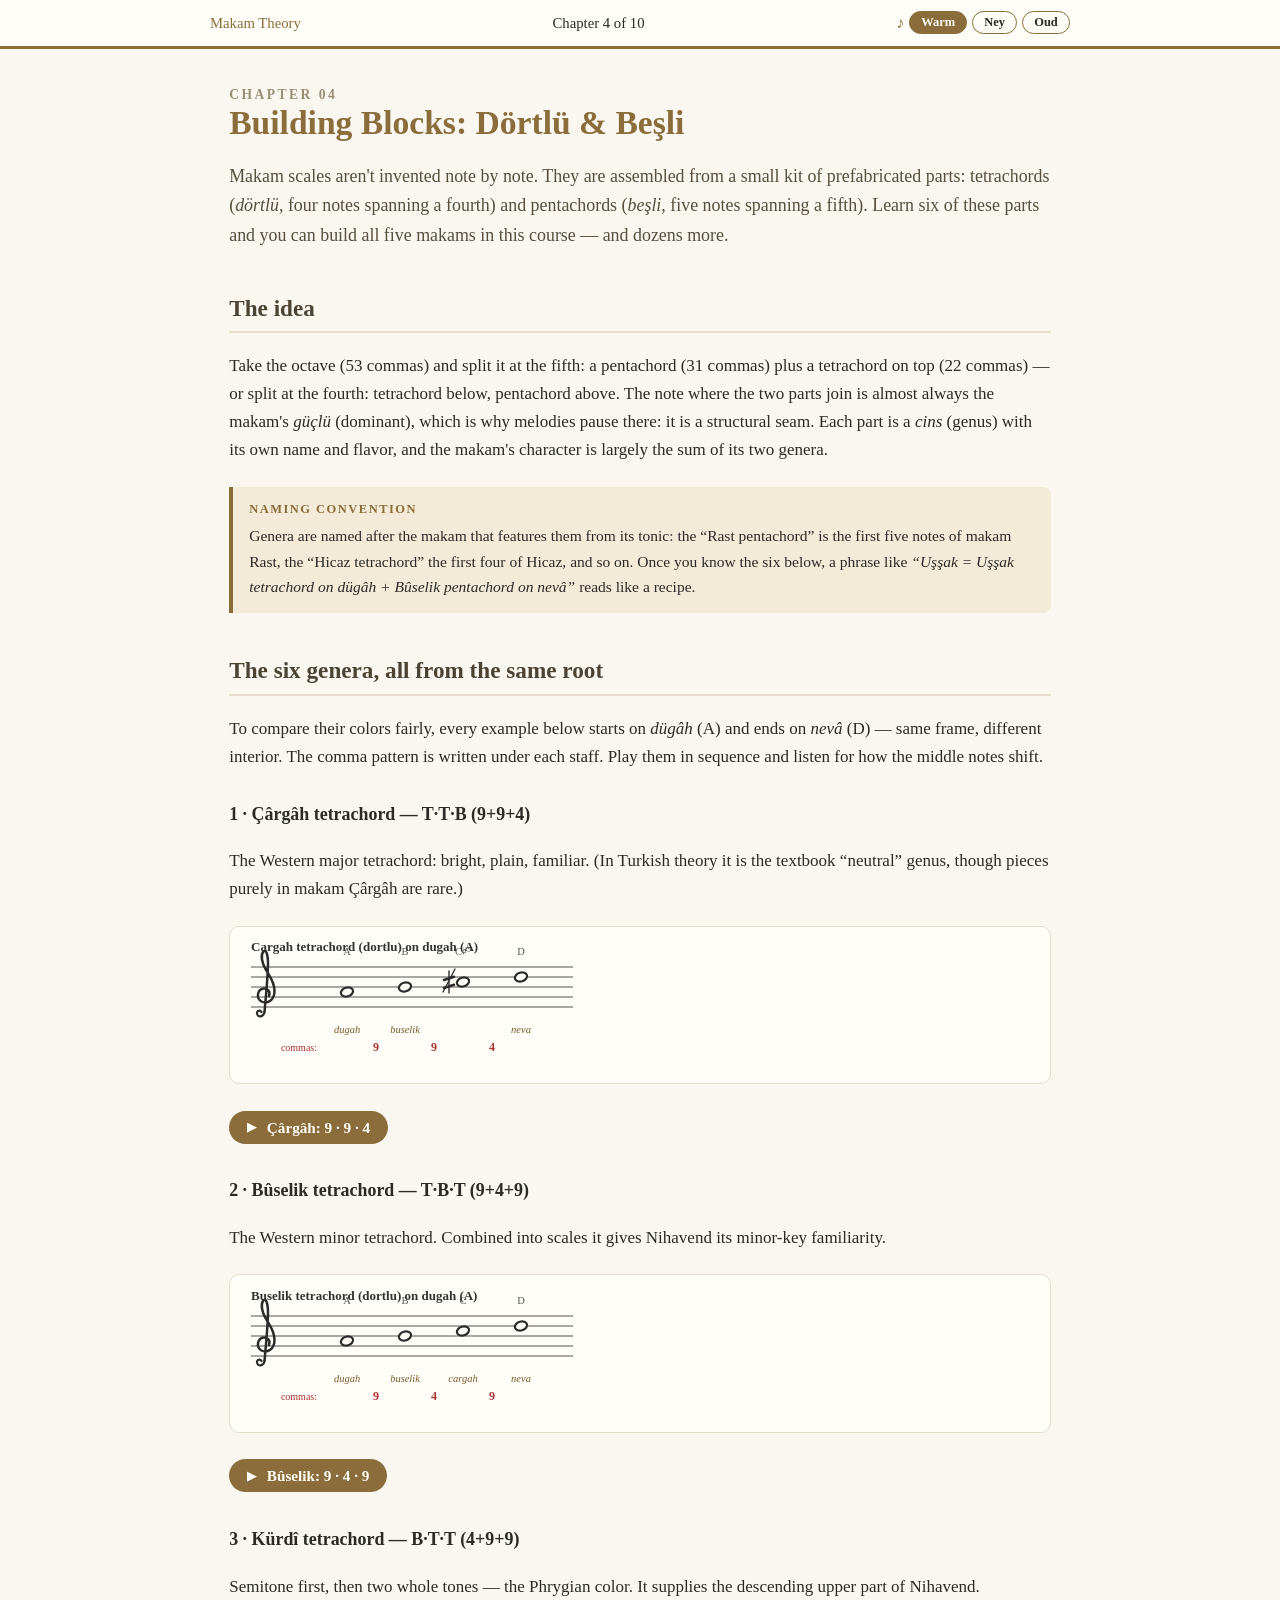
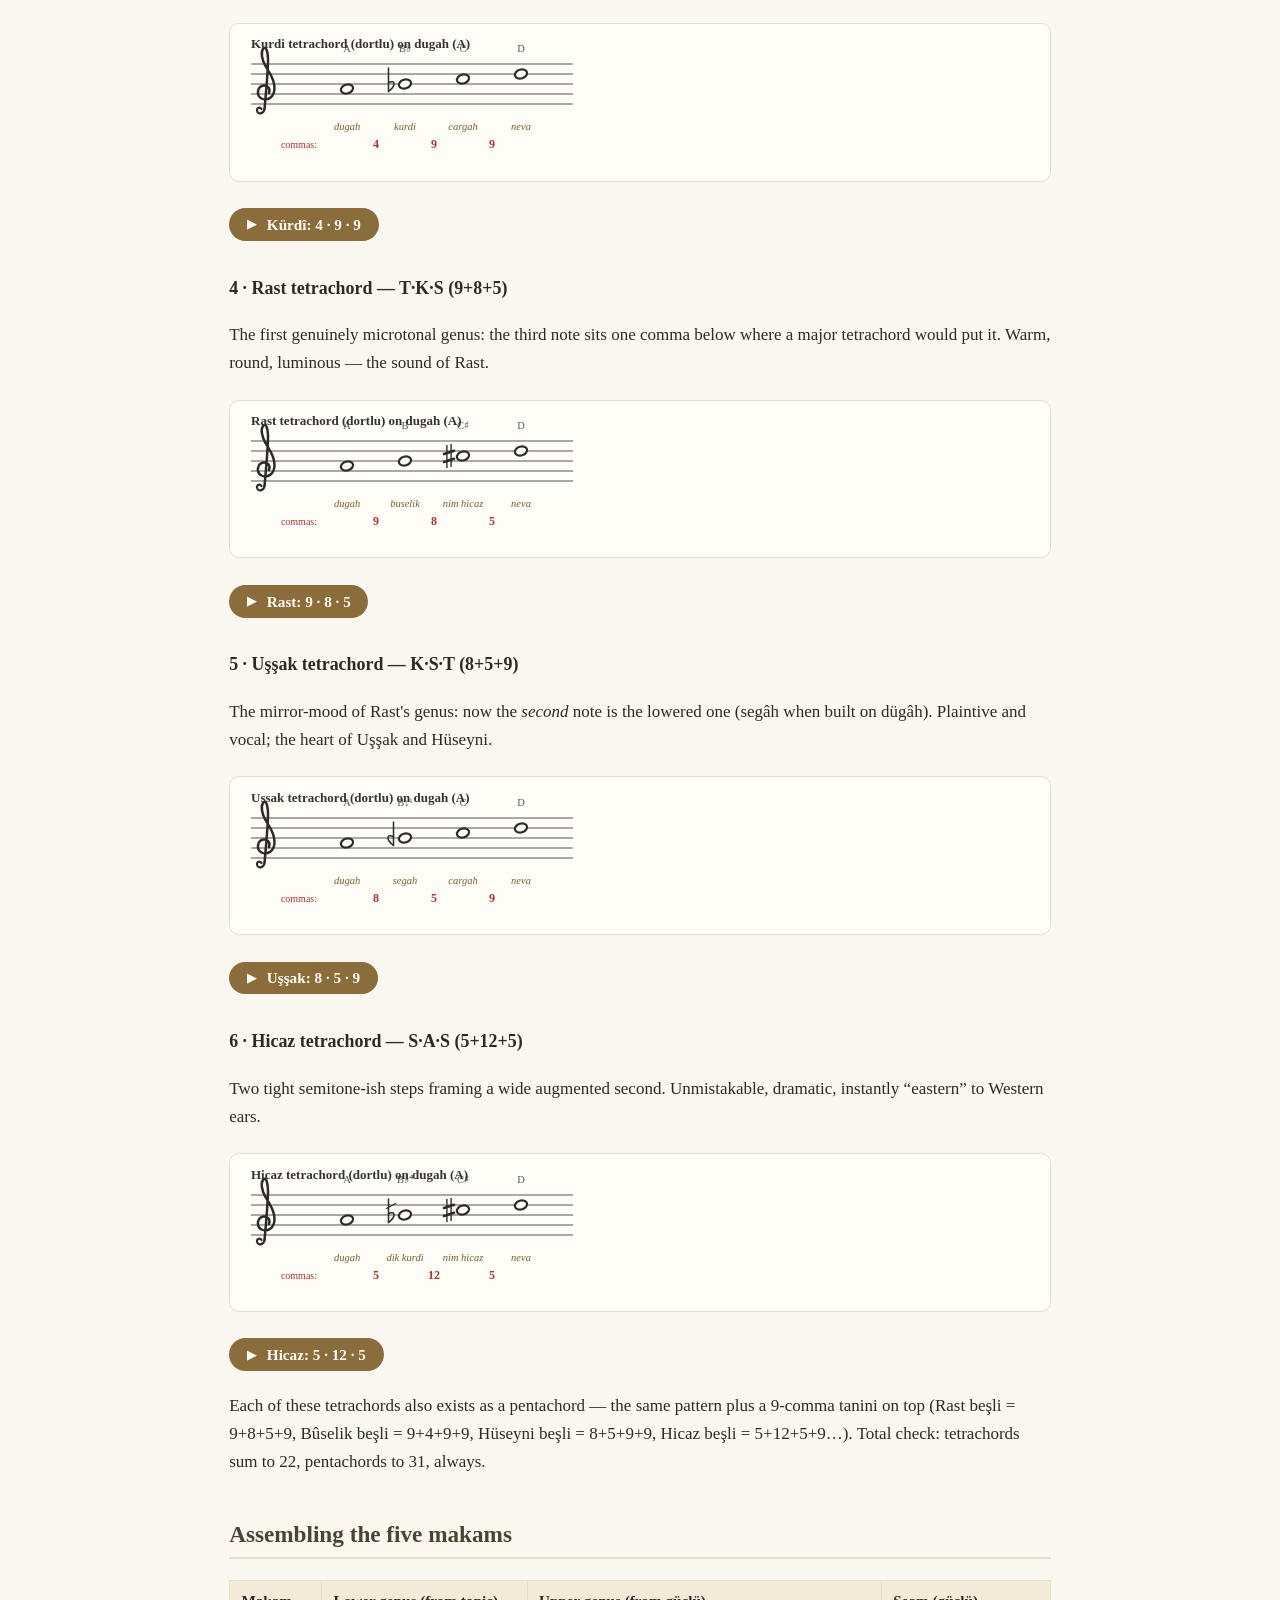
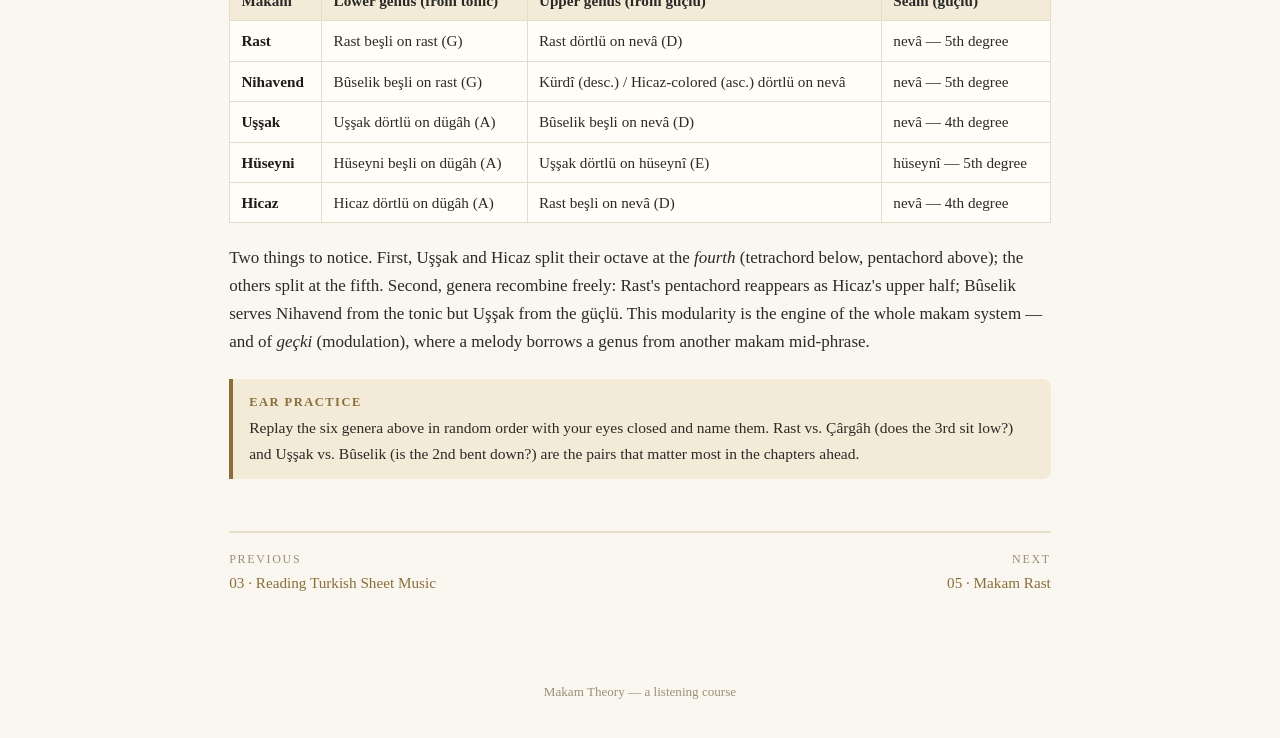
<file: chapters/04-building-blocks.html>
<!DOCTYPE html>
<html lang="en">
<head>
<meta charset="utf-8">
<meta name="viewport" content="width=device-width, initial-scale=1">
<title>04 · Building Blocks: Dörtlü &amp; Beşli — Makam Theory</title>
<link rel="stylesheet" href="../css/style.css">
</head>
<body>
<header class="site">
  <div class="crumbs"><a href="../index.html">Makam Theory</a><span>Chapter 4 of 10</span></div>
</header>
<main>
  <h1><span class="chapter-no">Chapter 04</span>Building Blocks: Dörtlü &amp; Beşli</h1>

  <p class="lede">Makam scales aren't invented note by note. They are assembled
  from a small kit of prefabricated parts: tetrachords
  (<em class="tr">dörtlü</em>, four notes spanning a fourth) and pentachords
  (<em class="tr">beşli</em>, five notes spanning a fifth). Learn six of these
  parts and you can build all five makams in this course — and dozens more.</p>

  <h2>The idea</h2>
  <p>Take the octave (53 commas) and split it at the fifth: a pentachord
  (31 commas) plus a tetrachord on top (22 commas) — or split at the fourth:
  tetrachord below, pentachord above. The note where the two parts join is
  almost always the makam's <em class="tr">güçlü</em> (dominant), which is why
  melodies pause there: it is a structural seam. Each part is a
  <em class="tr">cins</em> (genus) with its own name and flavor, and the makam's
  character is largely the sum of its two genera.</p>

  <div class="callout"><span class="label">Naming convention</span>
  Genera are named after the makam that features them from its tonic:
  the “Rast pentachord” is the first five notes of makam Rast, the
  “Hicaz tetrachord” the first four of Hicaz, and so on. Once you know the six
  below, a phrase like <em>“Uşşak = Uşşak tetrachord on dügâh + Bûselik pentachord
  on nevâ”</em> reads like a recipe.</div>

  <h2>The six genera, all from the same root</h2>
  <p>To compare their colors fairly, every example below starts on
  <em class="tr">dügâh</em> (A) and ends on <em class="tr">nevâ</em> (D) — same
  frame, different interior. The comma pattern is written under each staff.
  Play them in sequence and listen for how the middle notes shift.</p>

  <h3>1 · Çârgâh tetrachord — T·T·B (9+9+4)</h3>
  <p>The Western major tetrachord: bright, plain, familiar. (In Turkish theory it is
  the textbook “neutral” genus, though pieces purely in makam Çârgâh are rare.)</p>
  <figure><img src="../img/genus_cargah.svg" alt="Cargah tetrachord notation"></figure>
  <div class="player-row"><button class="play" data-audio="../audio/genus_cargah.wav">Çârgâh: 9 · 9 · 4</button></div>

  <h3>2 · Bûselik tetrachord — T·B·T (9+4+9)</h3>
  <p>The Western minor tetrachord. Combined into scales it gives Nihavend its
  minor-key familiarity.</p>
  <figure><img src="../img/genus_buselik.svg" alt="Buselik tetrachord notation"></figure>
  <div class="player-row"><button class="play" data-audio="../audio/genus_buselik.wav">Bûselik: 9 · 4 · 9</button></div>

  <h3>3 · Kürdî tetrachord — B·T·T (4+9+9)</h3>
  <p>Semitone first, then two whole tones — the Phrygian color. It supplies the
  descending upper part of Nihavend.</p>
  <figure><img src="../img/genus_kurdi.svg" alt="Kurdi tetrachord notation"></figure>
  <div class="player-row"><button class="play" data-audio="../audio/genus_kurdi.wav">Kürdî: 4 · 9 · 9</button></div>

  <h3>4 · Rast tetrachord — T·K·S (9+8+5)</h3>
  <p>The first genuinely microtonal genus: the third note sits one comma below
  where a major tetrachord would put it. Warm, round, luminous — the sound of Rast.</p>
  <figure><img src="../img/genus_rast.svg" alt="Rast tetrachord notation"></figure>
  <div class="player-row"><button class="play" data-audio="../audio/genus_rast.wav">Rast: 9 · 8 · 5</button></div>

  <h3>5 · Uşşak tetrachord — K·S·T (8+5+9)</h3>
  <p>The mirror-mood of Rast's genus: now the <em>second</em> note is the lowered one
  (segâh when built on dügâh). Plaintive and vocal; the heart of Uşşak and Hüseyni.</p>
  <figure><img src="../img/genus_ussak.svg" alt="Ussak tetrachord notation"></figure>
  <div class="player-row"><button class="play" data-audio="../audio/genus_ussak.wav">Uşşak: 8 · 5 · 9</button></div>

  <h3>6 · Hicaz tetrachord — S·A·S (5+12+5)</h3>
  <p>Two tight semitone-ish steps framing a wide augmented second. Unmistakable,
  dramatic, instantly “eastern” to Western ears.</p>
  <figure><img src="../img/genus_hicaz.svg" alt="Hicaz tetrachord notation"></figure>
  <div class="player-row"><button class="play" data-audio="../audio/genus_hicaz.wav">Hicaz: 5 · 12 · 5</button></div>

  <p>Each of these tetrachords also exists as a pentachord — the same pattern
  plus a 9-comma tanini on top (Rast beşli = 9+8+5+9, Bûselik beşli = 9+4+9+9,
  Hüseyni beşli = 8+5+9+9, Hicaz beşli = 5+12+5+9…). Total check: tetrachords sum
  to 22, pentachords to 31, always.</p>

  <h2>Assembling the five makams</h2>
  <table>
    <tr><th>Makam</th><th>Lower genus (from tonic)</th><th>Upper genus (from güçlü)</th><th>Seam (güçlü)</th></tr>
    <tr><td><strong>Rast</strong></td><td>Rast beşli on rast (G)</td><td>Rast dörtlü on nevâ (D)</td><td>nevâ — 5th degree</td></tr>
    <tr><td><strong>Nihavend</strong></td><td>Bûselik beşli on rast (G)</td><td>Kürdî (desc.) / Hicaz-colored (asc.) dörtlü on nevâ</td><td>nevâ — 5th degree</td></tr>
    <tr><td><strong>Uşşak</strong></td><td>Uşşak dörtlü on dügâh (A)</td><td>Bûselik beşli on nevâ (D)</td><td>nevâ — 4th degree</td></tr>
    <tr><td><strong>Hüseyni</strong></td><td>Hüseyni beşli on dügâh (A)</td><td>Uşşak dörtlü on hüseynî (E)</td><td>hüseynî — 5th degree</td></tr>
    <tr><td><strong>Hicaz</strong></td><td>Hicaz dörtlü on dügâh (A)</td><td>Rast beşli on nevâ (D)</td><td>nevâ — 4th degree</td></tr>
  </table>
  <p>Two things to notice. First, Uşşak and Hicaz split their octave at the
  <em>fourth</em> (tetrachord below, pentachord above); the others split at the
  fifth. Second, genera recombine freely: Rast's pentachord reappears as Hicaz's
  upper half; Bûselik serves Nihavend from the tonic but Uşşak from the güçlü.
  This modularity is the engine of the whole makam system — and of
  <em class="tr">geçki</em> (modulation), where a melody borrows a genus from
  another makam mid-phrase.</p>

  <div class="callout"><span class="label">Ear practice</span>
  Replay the six genera above in random order with your eyes closed and name them.
  Rast vs. Çârgâh (does the 3rd sit low?) and Uşşak vs. Bûselik (is the 2nd bent
  down?) are the pairs that matter most in the chapters ahead.</div>

  <nav class="pager">
    <a href="03-reading-notation.html"><span class="dir">Previous</span>03 · Reading Turkish Sheet Music</a>
    <a href="05-rast.html" style="text-align:right"><span class="dir">Next</span>05 · Makam Rast</a>
  </nav>
</main>
<footer class="site">Makam Theory — a listening course</footer>
<script src="../js/voice.js"></script>
<script src="../js/player.js"></script>
</body>
</html>
</file>
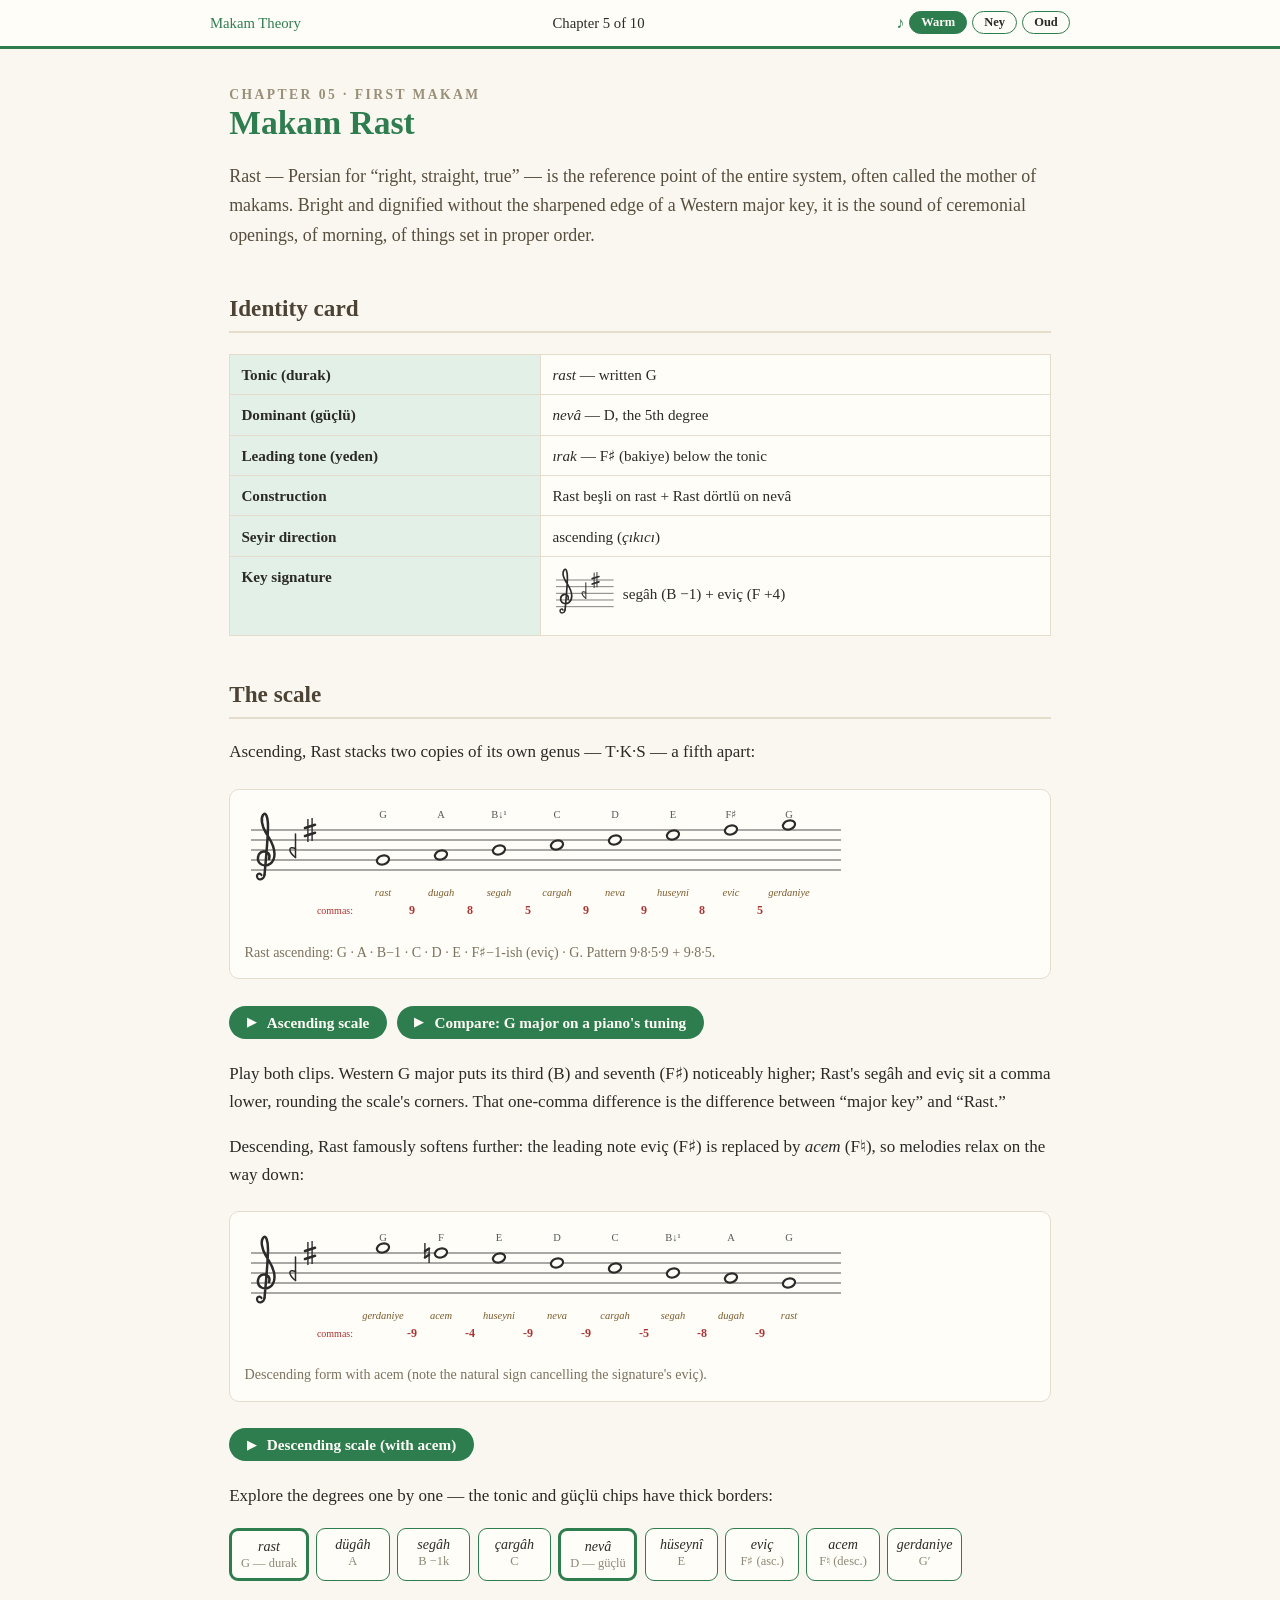
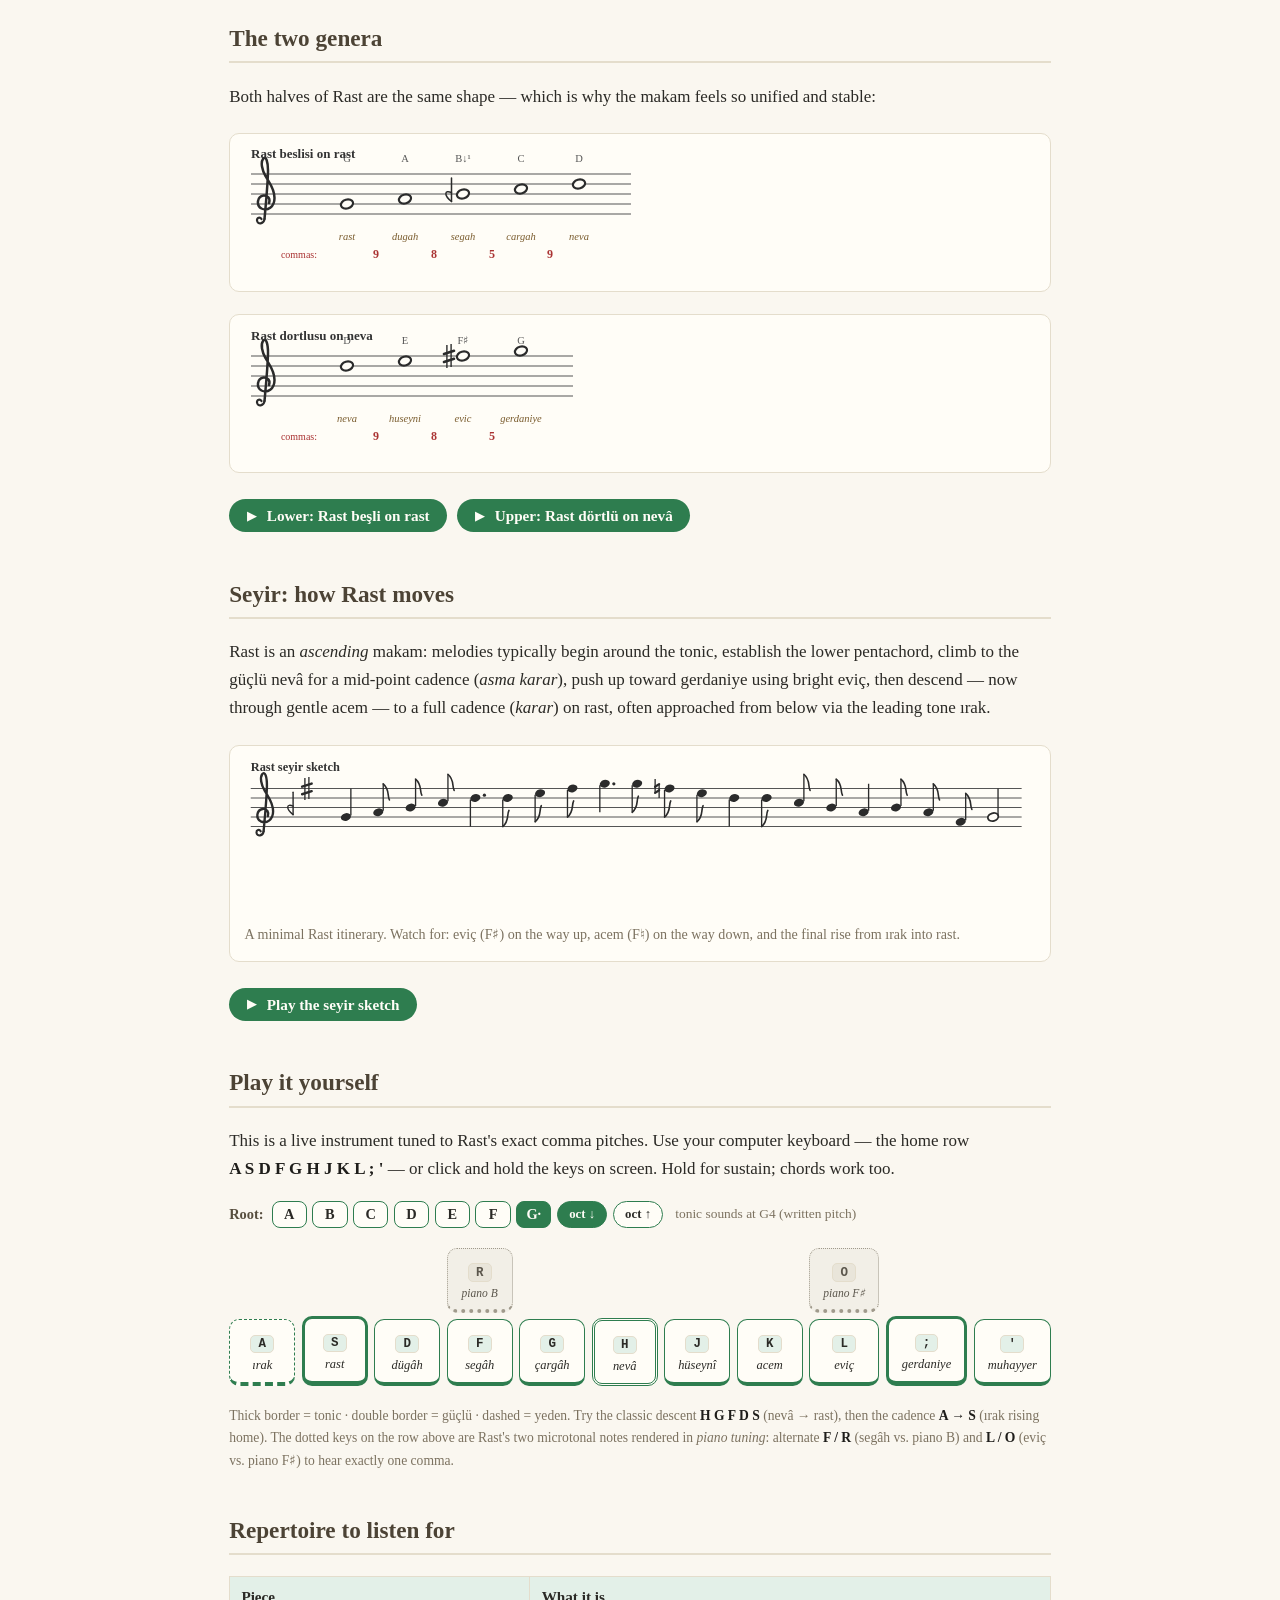
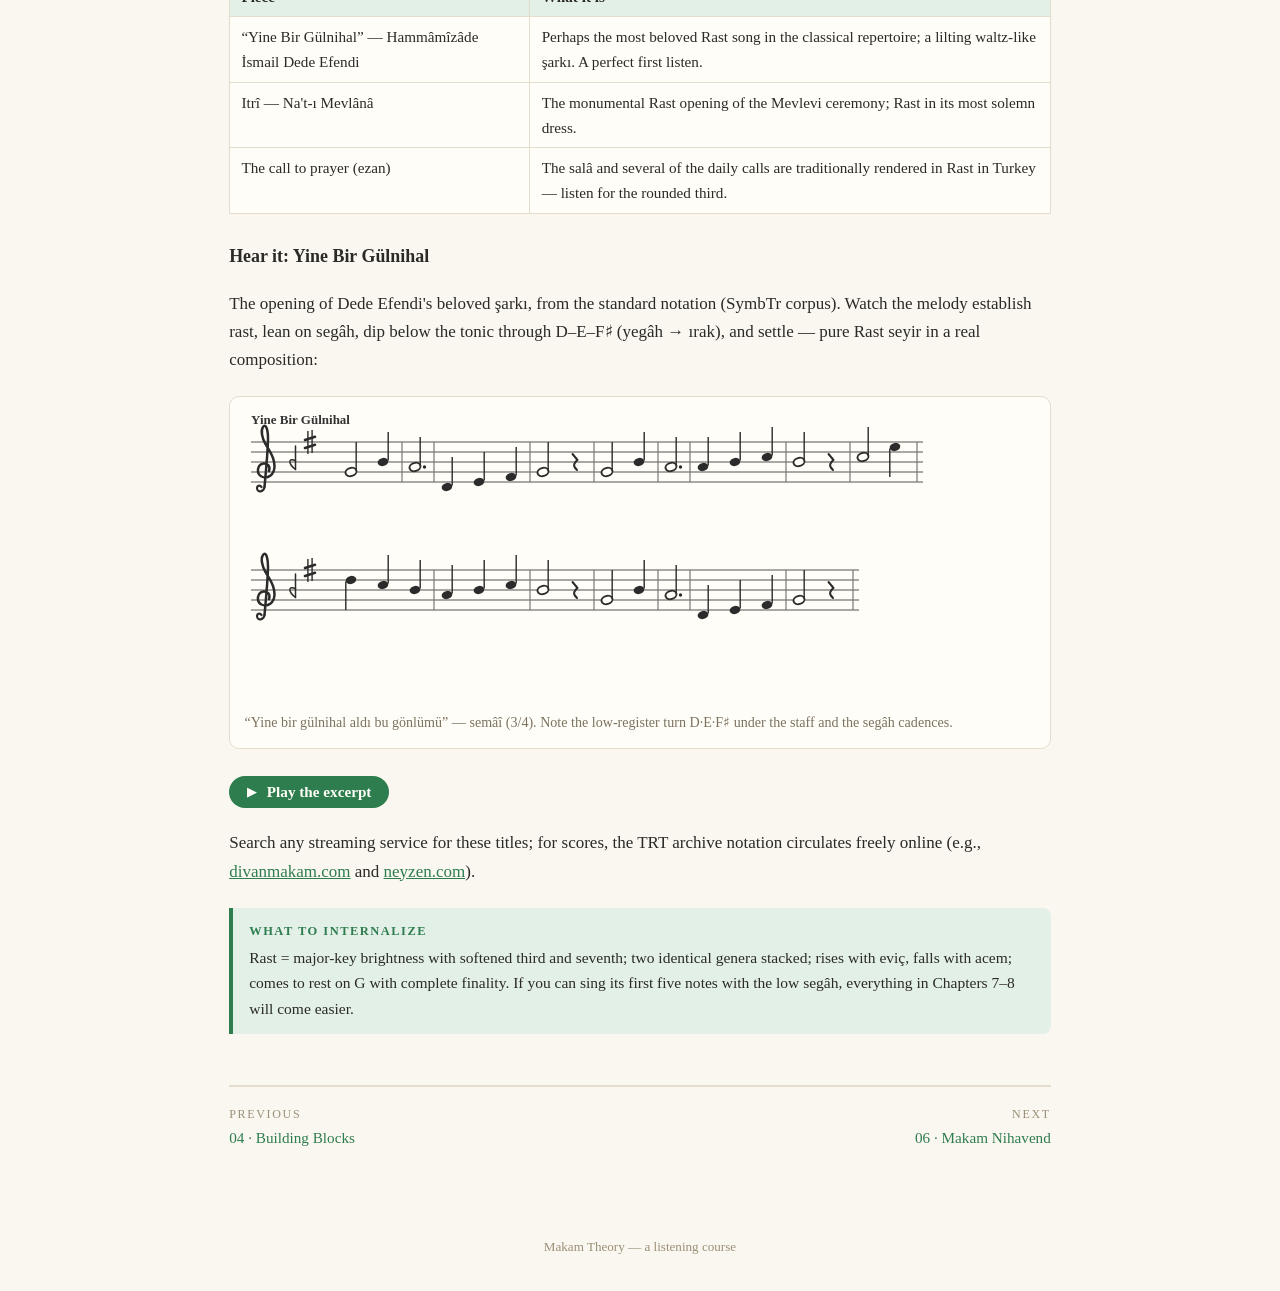
<file: chapters/05-rast.html>
<!DOCTYPE html>
<html lang="en">
<head>
<meta charset="utf-8">
<meta name="viewport" content="width=device-width, initial-scale=1">
<title>05 · Makam Rast — Makam Theory</title>
<link rel="stylesheet" href="../css/style.css">
</head>
<body class="makam-rast">
<header class="site">
  <div class="crumbs"><a href="../index.html">Makam Theory</a><span>Chapter 5 of 10</span></div>
</header>
<main>
  <h1><span class="chapter-no">Chapter 05 · first makam</span>Makam Rast</h1>

  <p class="lede">Rast — Persian for “right, straight, true” — is the reference
  point of the entire system, often called the mother of makams. Bright and
  dignified without the sharpened edge of a Western major key, it is the sound
  of ceremonial openings, of morning, of things set in proper order.</p>

  <h2>Identity card</h2>
  <table>
    <tr><th>Tonic (durak)</th><td><em class="tr">rast</em> — written G</td></tr>
    <tr><th>Dominant (güçlü)</th><td><em class="tr">nevâ</em> — D, the 5th degree</td></tr>
    <tr><th>Leading tone (yeden)</th><td><em class="tr">ırak</em> — F♯ (bakiye) below the tonic</td></tr>
    <tr><th>Construction</th><td>Rast beşli on rast + Rast dörtlü on nevâ</td></tr>
    <tr><th>Seyir direction</th><td>ascending (<em class="tr">çıkıcı</em>)</td></tr>
    <tr><th>Key signature</th><td><img src="../img/keysig_rast.svg" alt="Rast key signature" style="height:64px;vertical-align:middle"> segâh (B −1) + eviç (F +4)</td></tr>
  </table>

  <h2>The scale</h2>
  <p>Ascending, Rast stacks two copies of its own genus — T·K·S — a fifth apart:</p>
  <figure>
    <img src="../img/scale_rast_asc.svg" alt="Rast ascending scale notation">
    <figcaption>Rast ascending: G · A · B−1 · C · D · E · F♯−1-ish (eviç) · G.
    Pattern 9·8·5·9 + 9·8·5.</figcaption>
  </figure>
  <div class="player-row">
    <button class="play" data-audio="../audio/rast_scale_asc.wav">Ascending scale</button>
    <button class="play" data-audio="../audio/demo_g_major_12tet.wav">Compare: G major on a piano's tuning</button>
  </div>
  <p>Play both clips. Western G major puts its third (B) and seventh (F♯)
  noticeably higher; Rast's segâh and eviç sit a comma lower, rounding the
  scale's corners. That one-comma difference is the difference between
  “major key” and “Rast.”</p>

  <p>Descending, Rast famously softens further: the leading note eviç (F♯) is
  replaced by <em class="tr">acem</em> (F♮), so melodies relax on the way down:</p>
  <figure>
    <img src="../img/scale_rast_desc.svg" alt="Rast descending scale notation">
    <figcaption>Descending form with acem (note the natural sign cancelling the signature's eviç).</figcaption>
  </figure>
  <div class="player-row">
    <button class="play" data-audio="../audio/rast_scale_desc.wav">Descending scale (with acem)</button>
  </div>

  <p>Explore the degrees one by one — the tonic and güçlü chips have thick borders:</p>
  <div class="scale-notes">
    <span class="note-chip tonic" data-c="31"><span class="perde">rast</span><span class="western">G — durak</span></span>
    <span class="note-chip" data-c="40"><span class="perde">dügâh</span><span class="western">A</span></span>
    <span class="note-chip" data-c="48"><span class="perde">segâh</span><span class="western">B −1k</span></span>
    <span class="note-chip" data-c="53"><span class="perde">çargâh</span><span class="western">C</span></span>
    <span class="note-chip tonic" data-c="62"><span class="perde">nevâ</span><span class="western">D — güçlü</span></span>
    <span class="note-chip" data-c="71"><span class="perde">hüseynî</span><span class="western">E</span></span>
    <span class="note-chip" data-c="79"><span class="perde">eviç</span><span class="western">F♯ (asc.)</span></span>
    <span class="note-chip" data-c="75"><span class="perde">acem</span><span class="western">F♮ (desc.)</span></span>
    <span class="note-chip" data-c="84"><span class="perde">gerdaniye</span><span class="western">G′</span></span>
  </div>

  <h2>The two genera</h2>
  <p>Both halves of Rast are the same shape — which is why the makam feels so
  unified and stable:</p>
  <figure><img src="../img/rast_lower_genus.svg" alt="Rast pentachord on rast"></figure>
  <figure><img src="../img/rast_upper_genus.svg" alt="Rast tetrachord on neva"></figure>
  <div class="player-row">
    <button class="play" data-audio="../audio/rast_lower_genus.wav">Lower: Rast beşli on rast</button>
    <button class="play" data-audio="../audio/rast_upper_genus.wav">Upper: Rast dörtlü on nevâ</button>
  </div>

  <h2>Seyir: how Rast moves</h2>
  <p>Rast is an <em>ascending</em> makam: melodies typically begin around the
  tonic, establish the lower pentachord, climb to the güçlü nevâ for a mid-point
  cadence (<em class="tr">asma karar</em>), push up toward gerdaniye using bright
  eviç, then descend — now through gentle acem — to a full cadence
  (<em class="tr">karar</em>) on rast, often approached from below via the
  leading tone ırak.</p>
  <figure>
    <img src="../img/seyir_rast.svg" alt="Notated Rast seyir sketch">
    <figcaption>A minimal Rast itinerary. Watch for: eviç (F♯) on the way up,
    acem (F♮) on the way down, and the final rise from ırak into rast.</figcaption>
  </figure>
  <div class="player-row">
    <button class="play" data-audio="../audio/rast_seyir.wav">Play the seyir sketch</button>
  </div>

  <h2>Play it yourself</h2>
  <p>This is a live instrument tuned to Rast's exact comma pitches. Use your
  computer keyboard — the home row <strong>A&nbsp;S&nbsp;D&nbsp;F&nbsp;G&nbsp;H&nbsp;J&nbsp;K&nbsp;L&nbsp;;&nbsp;'</strong> —
  or click and hold the keys on screen. Hold for sustain; chords work too.</p>
  <div class="kbd-instrument" data-notes="26|ırak|y,31|rast|t,40|dügâh|,48|segâh||2,53|çargâh|,62|nevâ|g,71|hüseynî|,75|acem|,79|eviç||9,84|gerdaniye|t,93|muhayyer|"></div>
  <p class="kbd-legend">Thick border = tonic · double border = güçlü · dashed = yeden.
  Try the classic descent <strong>H&nbsp;G&nbsp;F&nbsp;D&nbsp;S</strong> (nevâ → rast), then the
  cadence <strong>A&nbsp;→&nbsp;S</strong> (ırak rising home). The dotted keys on the row
  above are Rast's two microtonal notes rendered in <em>piano tuning</em>:
  alternate <strong>F&nbsp;/&nbsp;R</strong> (segâh vs. piano B) and
  <strong>L&nbsp;/&nbsp;O</strong> (eviç vs. piano F♯) to hear exactly one comma.</p>

  <h2>Repertoire to listen for</h2>
  <table>
    <tr><th>Piece</th><th>What it is</th></tr>
    <tr><td>“Yine Bir Gülnihal” — Hammâmîzâde İsmail Dede Efendi</td>
        <td>Perhaps the most beloved Rast song in the classical repertoire; a lilting waltz-like şarkı. A perfect first listen.</td></tr>
    <tr><td>Itrî — Na't-ı Mevlânâ</td>
        <td>The monumental Rast opening of the Mevlevi ceremony; Rast in its most solemn dress.</td></tr>
    <tr><td>The call to prayer (ezan)</td>
        <td>The salâ and several of the daily calls are traditionally rendered in Rast in Turkey — listen for the rounded third.</td></tr>
  </table>

  <h3>Hear it: Yine Bir Gülnihal</h3>
  <p>The opening of Dede Efendi's beloved şarkı, from the standard notation
  (SymbTr corpus). Watch the melody establish rast, lean on segâh, dip below the
  tonic through D–E–F♯ (yegâh → ırak), and settle — pure Rast seyir in a real
  composition:</p>
  <figure>
    <img src="../img/song_rast.svg" alt="Notated opening of Yine Bir Gulnihal">
    <figcaption>“Yine bir gülnihal aldı bu gönlümü” — semâî (3/4). Note the
    low-register turn D·E·F♯ under the staff and the segâh cadences.</figcaption>
  </figure>
  <div class="player-row">
    <button class="play" data-audio="../audio/song_rast.wav">Play the excerpt</button>
  </div>

  <p>Search any streaming service for these titles; for scores, the TRT archive
  notation circulates freely online (e.g., <a href="https://divanmakam.com" target="_blank" rel="noopener">divanmakam.com</a> and
  <a href="https://neyzen.com" target="_blank" rel="noopener">neyzen.com</a>).</p>

  <div class="callout"><span class="label">What to internalize</span>
  Rast = major-key brightness with softened third and seventh; two identical
  genera stacked; rises with eviç, falls with acem; comes to rest on G with
  complete finality. If you can sing its first five notes with the low segâh,
  everything in Chapters 7–8 will come easier.</div>

  <nav class="pager">
    <a href="04-building-blocks.html"><span class="dir">Previous</span>04 · Building Blocks</a>
    <a href="06-nihavend.html" style="text-align:right"><span class="dir">Next</span>06 · Makam Nihavend</a>
  </nav>
</main>
<footer class="site">Makam Theory — a listening course</footer>
<script src="../js/voice.js"></script>
<script src="../js/player.js"></script>
<script src="../js/keyboard.js"></script>
</body>
</html>
</file>
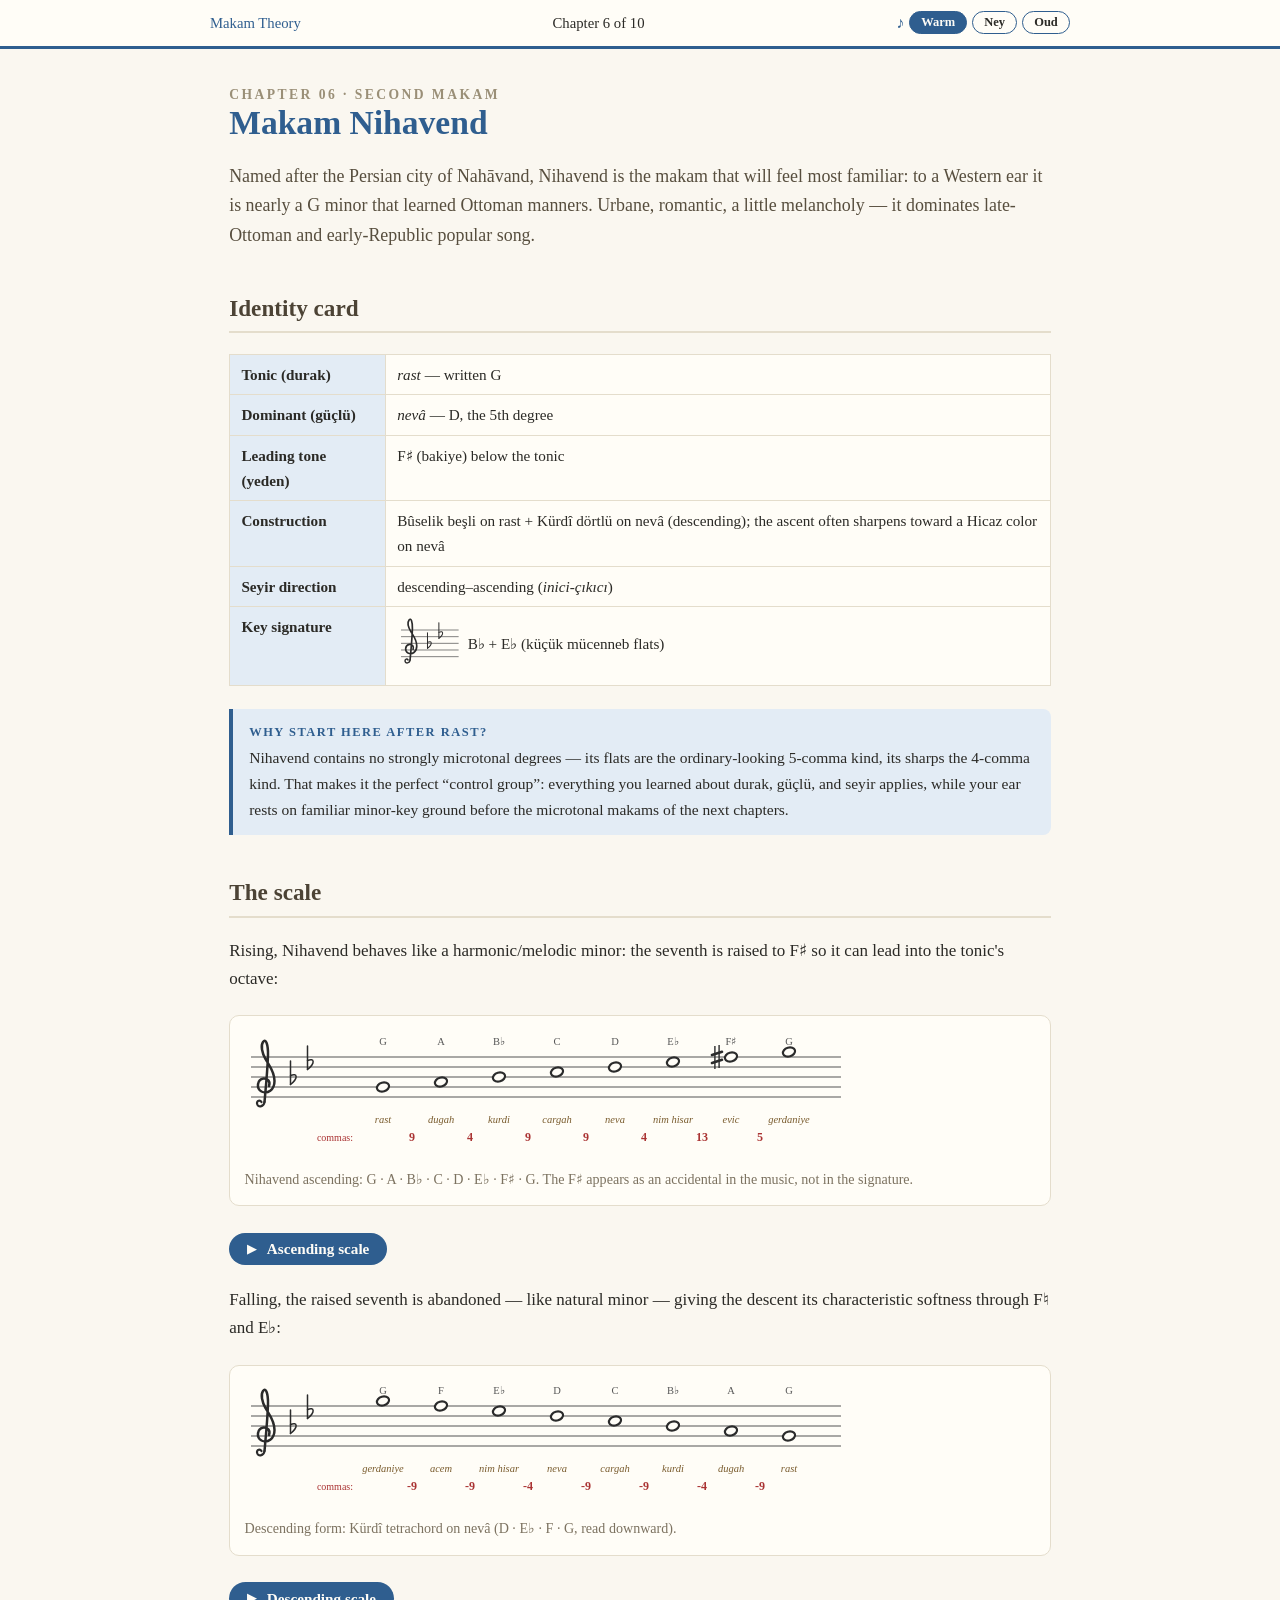
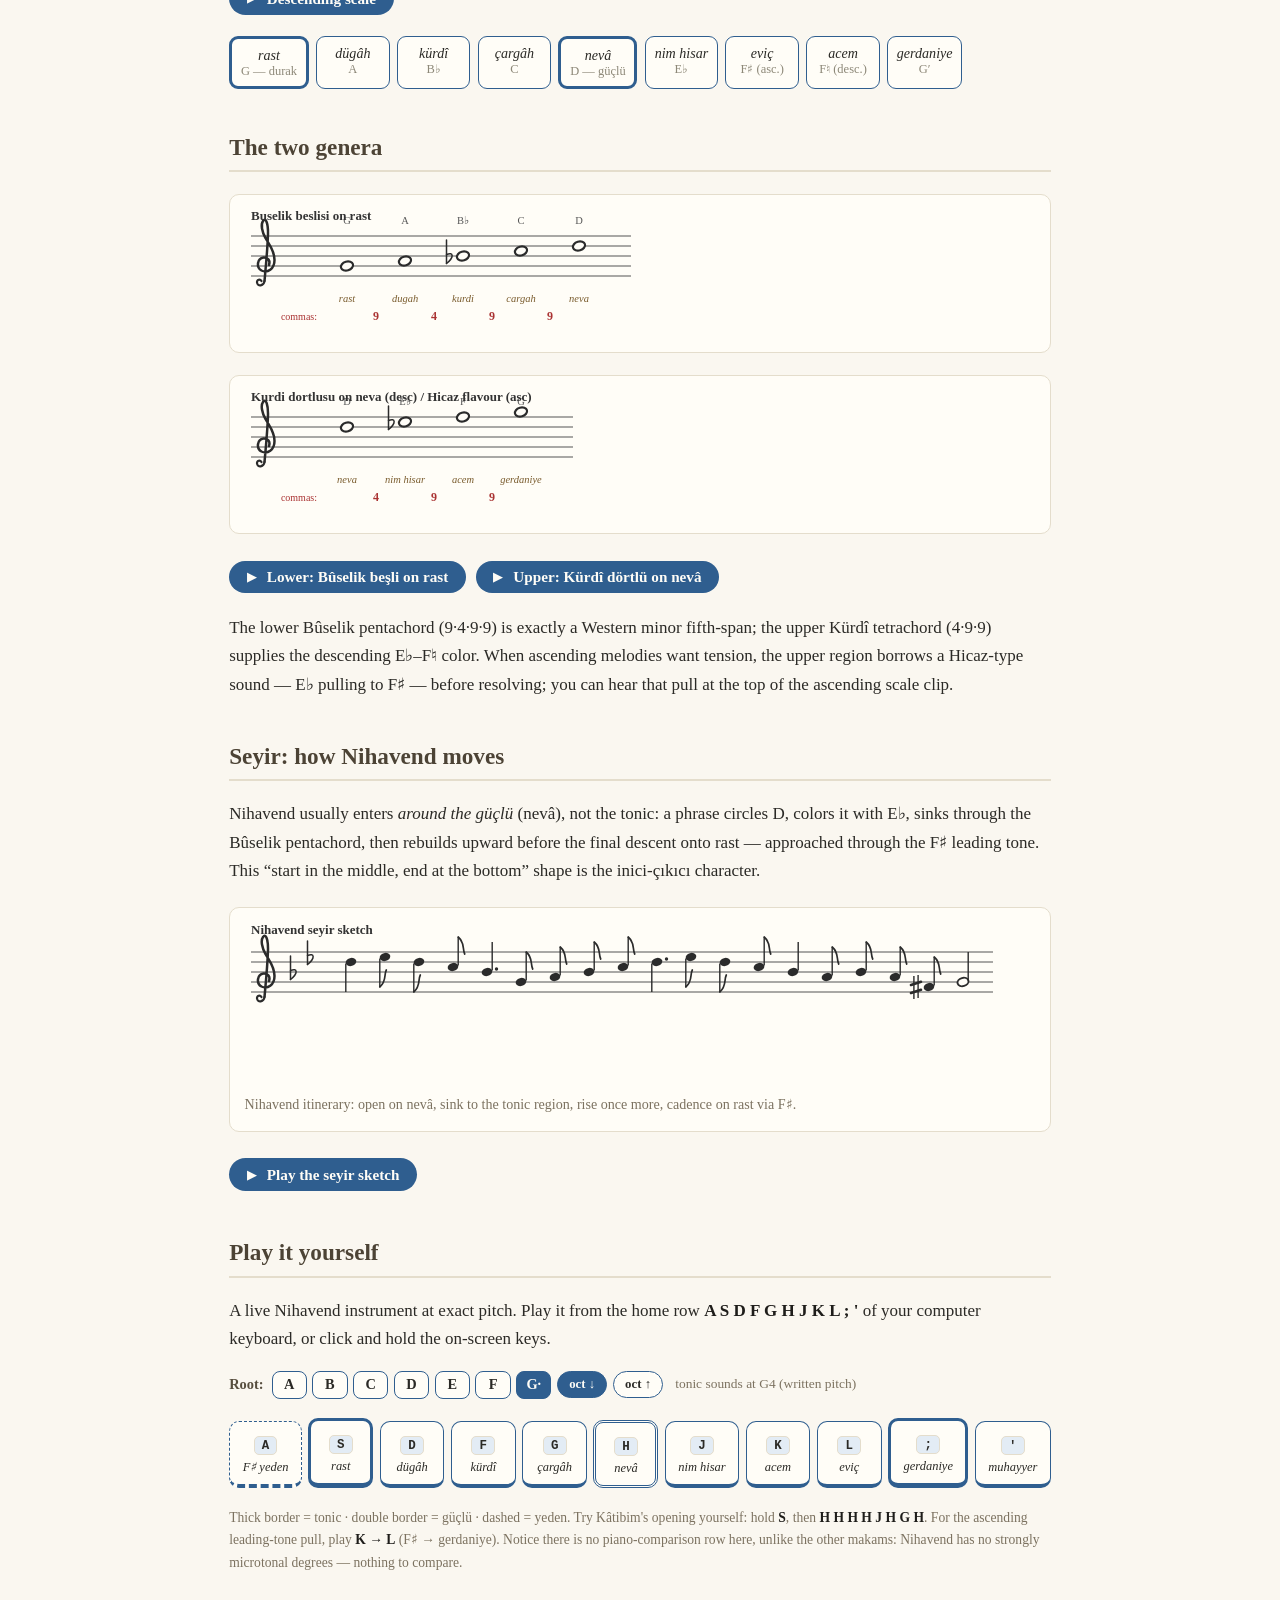
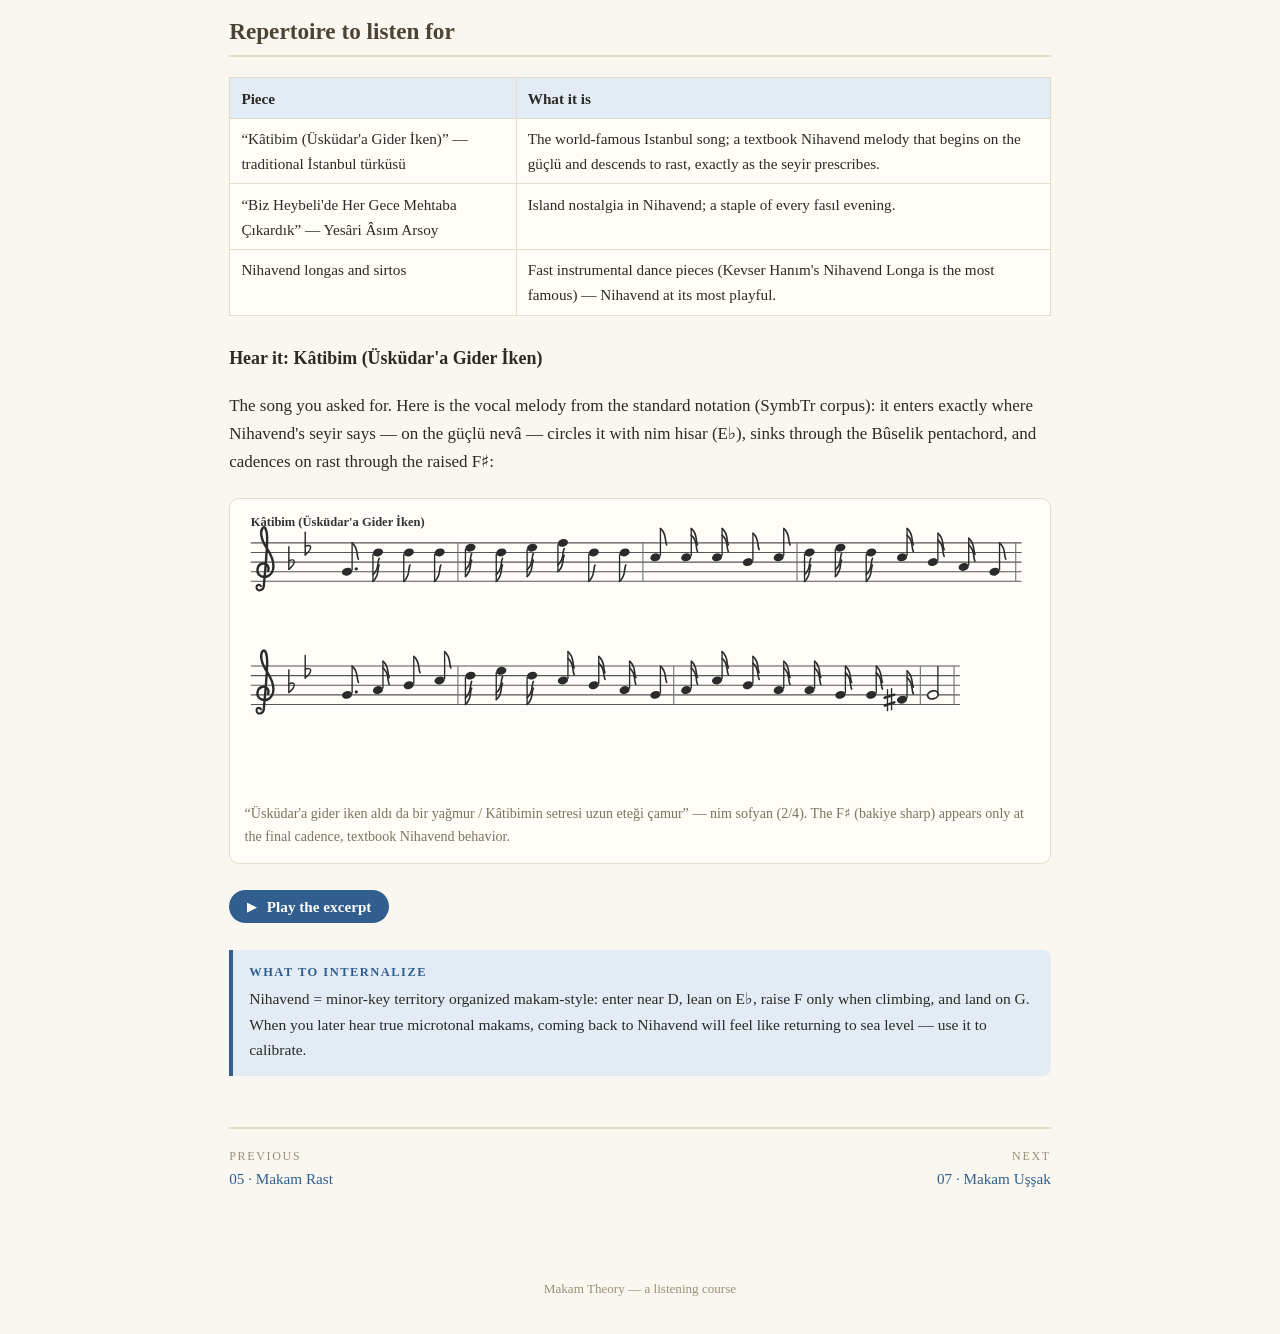
<file: chapters/06-nihavend.html>
<!DOCTYPE html>
<html lang="en">
<head>
<meta charset="utf-8">
<meta name="viewport" content="width=device-width, initial-scale=1">
<title>06 · Makam Nihavend — Makam Theory</title>
<link rel="stylesheet" href="../css/style.css">
</head>
<body class="makam-nihavend">
<header class="site">
  <div class="crumbs"><a href="../index.html">Makam Theory</a><span>Chapter 6 of 10</span></div>
</header>
<main>
  <h1><span class="chapter-no">Chapter 06 · second makam</span>Makam Nihavend</h1>

  <p class="lede">Named after the Persian city of Nahāvand, Nihavend is the makam
  that will feel most familiar: to a Western ear it is nearly a G minor that
  learned Ottoman manners. Urbane, romantic, a little melancholy — it dominates
  late-Ottoman and early-Republic popular song.</p>

  <h2>Identity card</h2>
  <table>
    <tr><th>Tonic (durak)</th><td><em class="tr">rast</em> — written G</td></tr>
    <tr><th>Dominant (güçlü)</th><td><em class="tr">nevâ</em> — D, the 5th degree</td></tr>
    <tr><th>Leading tone (yeden)</th><td>F♯ (bakiye) below the tonic</td></tr>
    <tr><th>Construction</th><td>Bûselik beşli on rast + Kürdî dörtlü on nevâ (descending); the ascent often sharpens toward a Hicaz color on nevâ</td></tr>
    <tr><th>Seyir direction</th><td>descending–ascending (<em class="tr">inici-çıkıcı</em>)</td></tr>
    <tr><th>Key signature</th><td><img src="../img/keysig_nihavend.svg" alt="Nihavend key signature" style="height:64px;vertical-align:middle"> B♭ + E♭ (küçük mücenneb flats)</td></tr>
  </table>

  <div class="callout"><span class="label">Why start here after Rast?</span>
  Nihavend contains no strongly microtonal degrees — its flats are the ordinary-looking
  5-comma kind, its sharps the 4-comma kind. That makes it the perfect “control group”:
  everything you learned about durak, güçlü, and seyir applies, while your ear rests
  on familiar minor-key ground before the microtonal makams of the next chapters.</div>

  <h2>The scale</h2>
  <p>Rising, Nihavend behaves like a harmonic/melodic minor: the seventh is raised
  to F♯ so it can lead into the tonic's octave:</p>
  <figure>
    <img src="../img/scale_nihavend_asc.svg" alt="Nihavend ascending scale notation">
    <figcaption>Nihavend ascending: G · A · B♭ · C · D · E♭ · F♯ · G.
    The F♯ appears as an accidental in the music, not in the signature.</figcaption>
  </figure>
  <div class="player-row">
    <button class="play" data-audio="../audio/nihavend_scale_asc.wav">Ascending scale</button>
  </div>
  <p>Falling, the raised seventh is abandoned — like natural minor — giving the
  descent its characteristic softness through F♮ and E♭:</p>
  <figure>
    <img src="../img/scale_nihavend_desc.svg" alt="Nihavend descending scale notation">
    <figcaption>Descending form: Kürdî tetrachord on nevâ (D · E♭ · F · G, read downward).</figcaption>
  </figure>
  <div class="player-row">
    <button class="play" data-audio="../audio/nihavend_scale_desc.wav">Descending scale</button>
  </div>

  <div class="scale-notes">
    <span class="note-chip tonic" data-c="31"><span class="perde">rast</span><span class="western">G — durak</span></span>
    <span class="note-chip" data-c="40"><span class="perde">dügâh</span><span class="western">A</span></span>
    <span class="note-chip" data-c="44"><span class="perde">kürdî</span><span class="western">B♭</span></span>
    <span class="note-chip" data-c="53"><span class="perde">çargâh</span><span class="western">C</span></span>
    <span class="note-chip tonic" data-c="62"><span class="perde">nevâ</span><span class="western">D — güçlü</span></span>
    <span class="note-chip" data-c="66"><span class="perde">nim hisar</span><span class="western">E♭</span></span>
    <span class="note-chip" data-c="79"><span class="perde">eviç</span><span class="western">F♯ (asc.)</span></span>
    <span class="note-chip" data-c="75"><span class="perde">acem</span><span class="western">F♮ (desc.)</span></span>
    <span class="note-chip" data-c="84"><span class="perde">gerdaniye</span><span class="western">G′</span></span>
  </div>

  <h2>The two genera</h2>
  <figure><img src="../img/nihavend_lower_genus.svg" alt="Buselik pentachord on rast"></figure>
  <figure><img src="../img/nihavend_upper_genus.svg" alt="Kurdi tetrachord on neva"></figure>
  <div class="player-row">
    <button class="play" data-audio="../audio/nihavend_lower_genus.wav">Lower: Bûselik beşli on rast</button>
    <button class="play" data-audio="../audio/nihavend_upper_genus.wav">Upper: Kürdî dörtlü on nevâ</button>
  </div>
  <p>The lower Bûselik pentachord (9·4·9·9) is exactly a Western minor fifth-span;
  the upper Kürdî tetrachord (4·9·9) supplies the descending E♭–F♮ color. When
  ascending melodies want tension, the upper region borrows a Hicaz-type sound —
  E♭ pulling to F♯ — before resolving; you can hear that pull at the top of the
  ascending scale clip.</p>

  <h2>Seyir: how Nihavend moves</h2>
  <p>Nihavend usually enters <em>around the güçlü</em> (nevâ), not the tonic:
  a phrase circles D, colors it with E♭, sinks through the Bûselik pentachord,
  then rebuilds upward before the final descent onto rast — approached through
  the F♯ leading tone. This “start in the middle, end at the bottom” shape is the
  inici-çıkıcı character.</p>
  <figure>
    <img src="../img/seyir_nihavend.svg" alt="Notated Nihavend seyir sketch">
    <figcaption>Nihavend itinerary: open on nevâ, sink to the tonic region, rise once more,
    cadence on rast via F♯.</figcaption>
  </figure>
  <div class="player-row">
    <button class="play" data-audio="../audio/nihavend_seyir.wav">Play the seyir sketch</button>
  </div>

  <h2>Play it yourself</h2>
  <p>A live Nihavend instrument at exact pitch. Play it from the home row
  <strong>A&nbsp;S&nbsp;D&nbsp;F&nbsp;G&nbsp;H&nbsp;J&nbsp;K&nbsp;L&nbsp;;&nbsp;'</strong> of your
  computer keyboard, or click and hold the on-screen keys.</p>
  <div class="kbd-instrument" data-notes="26|F♯ yeden|y,31|rast|t,40|dügâh|,44|kürdî|,53|çargâh|,62|nevâ|g,66|nim hisar|,75|acem|,79|eviç|,84|gerdaniye|t,93|muhayyer|"></div>
  <p class="kbd-legend">Thick border = tonic · double border = güçlü · dashed = yeden.
  Try Kâtibim's opening yourself: hold <strong>S</strong>, then
  <strong>H&nbsp;H&nbsp;H&nbsp;H&nbsp;J&nbsp;H&nbsp;G&nbsp;H</strong>. For the ascending leading-tone
  pull, play <strong>K&nbsp;→&nbsp;L</strong> (F♯ → gerdaniye). Notice there is no
  piano-comparison row here, unlike the other makams: Nihavend has no strongly
  microtonal degrees — nothing to compare.</p>

  <h2>Repertoire to listen for</h2>
  <table>
    <tr><th>Piece</th><th>What it is</th></tr>
    <tr><td>“Kâtibim (Üsküdar'a Gider İken)” — traditional İstanbul türküsü</td>
        <td>The world-famous Istanbul song; a textbook Nihavend melody that begins
        on the güçlü and descends to rast, exactly as the seyir prescribes.</td></tr>
    <tr><td>“Biz Heybeli'de Her Gece Mehtaba Çıkardık” — Yesâri Âsım Arsoy</td>
        <td>Island nostalgia in Nihavend; a staple of every fasıl evening.</td></tr>
    <tr><td>Nihavend longas and sirtos</td>
        <td>Fast instrumental dance pieces (Kevser Hanım's Nihavend Longa is the most
        famous) — Nihavend at its most playful.</td></tr>
  </table>

  <h3>Hear it: Kâtibim (Üsküdar'a Gider İken)</h3>
  <p>The song you asked for. Here is the vocal melody from the standard
  notation (SymbTr corpus): it enters exactly where Nihavend's seyir says —
  on the güçlü nevâ — circles it with nim hisar (E♭), sinks through the Bûselik
  pentachord, and cadences on rast through the raised F♯:</p>
  <figure>
    <img src="../img/song_nihavend.svg" alt="Notated melody of Katibim">
    <figcaption>“Üsküdar'a gider iken aldı da bir yağmur / Kâtibimin setresi uzun
    eteği çamur” — nim sofyan (2/4). The F♯ (bakiye sharp) appears only at the
    final cadence, textbook Nihavend behavior.</figcaption>
  </figure>
  <div class="player-row">
    <button class="play" data-audio="../audio/song_nihavend.wav">Play the excerpt</button>
  </div>

  <div class="callout"><span class="label">What to internalize</span>
  Nihavend = minor-key territory organized makam-style: enter near D, lean on E♭,
  raise F only when climbing, and land on G. When you later hear true microtonal
  makams, coming back to Nihavend will feel like returning to sea level —
  use it to calibrate.</div>

  <nav class="pager">
    <a href="05-rast.html"><span class="dir">Previous</span>05 · Makam Rast</a>
    <a href="07-ussak.html" style="text-align:right"><span class="dir">Next</span>07 · Makam Uşşak</a>
  </nav>
</main>
<footer class="site">Makam Theory — a listening course</footer>
<script src="../js/voice.js"></script>
<script src="../js/player.js"></script>
<script src="../js/keyboard.js"></script>
</body>
</html>
</file>
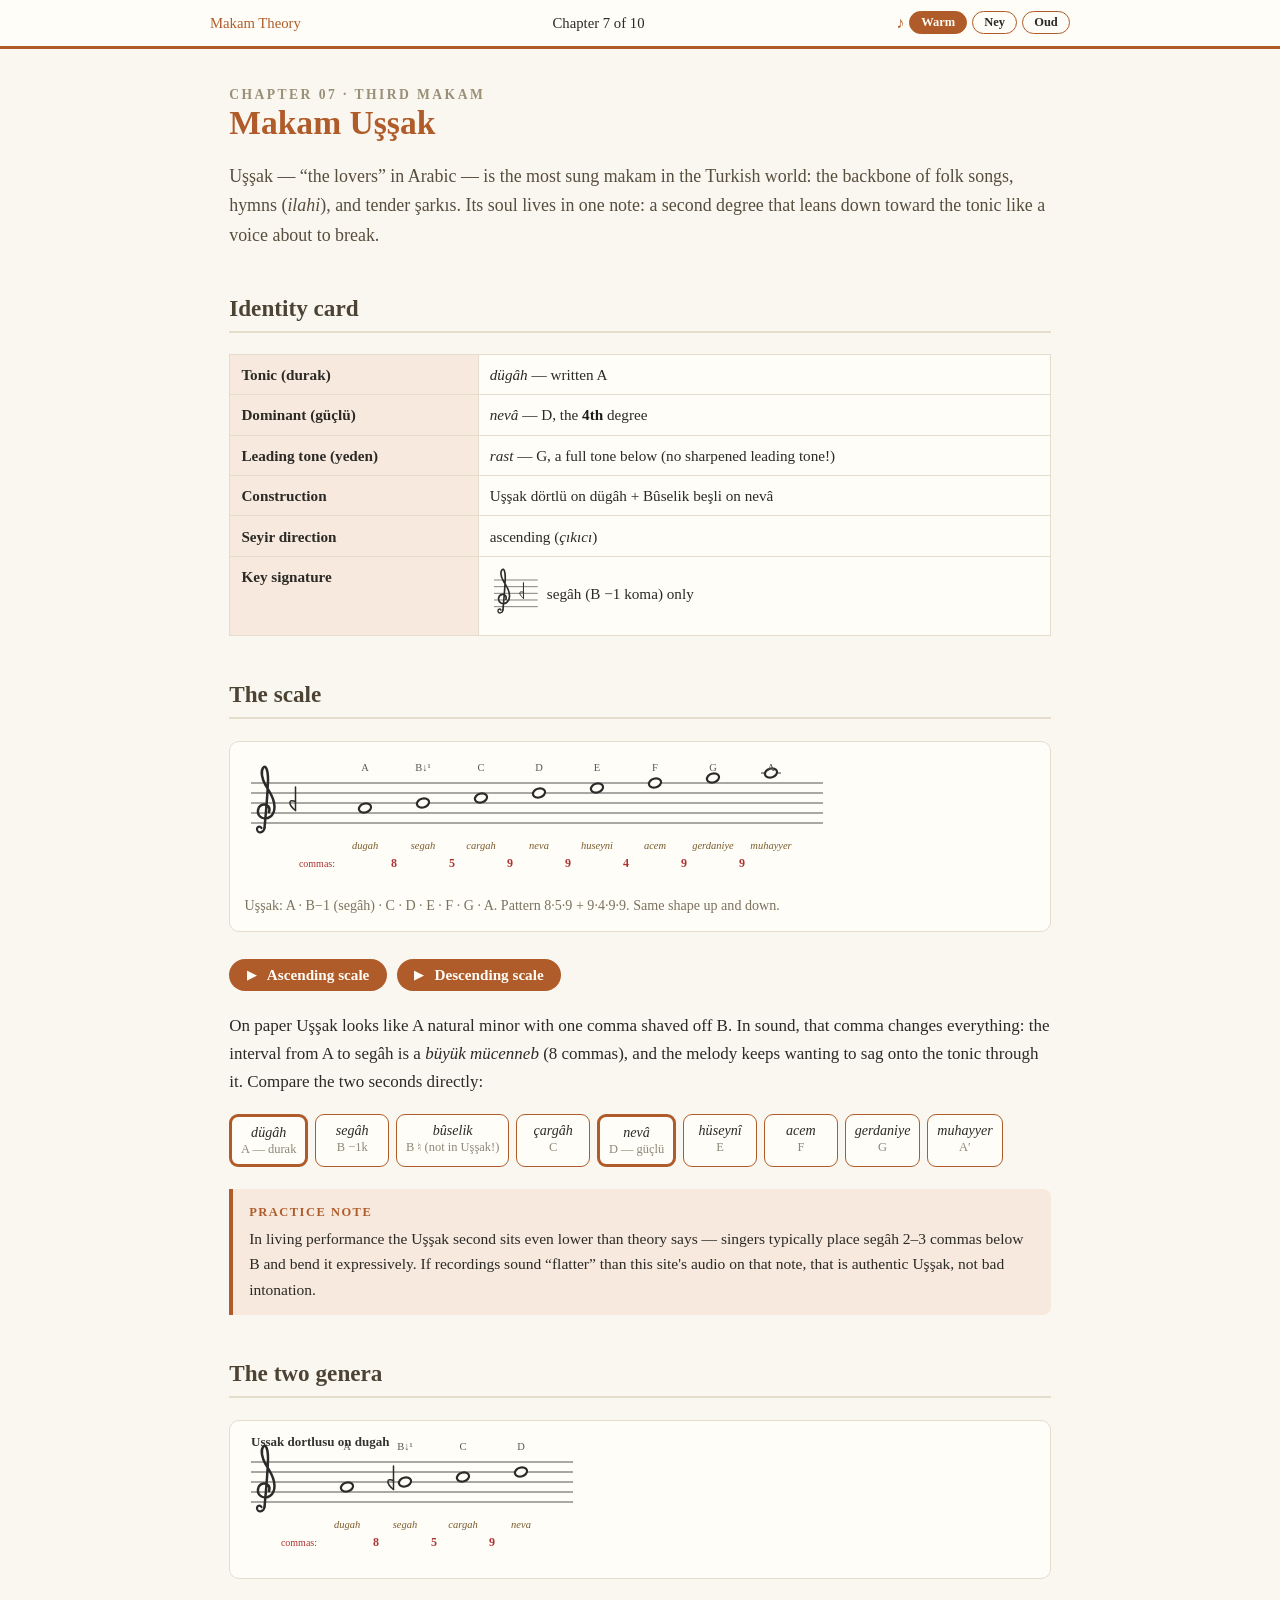
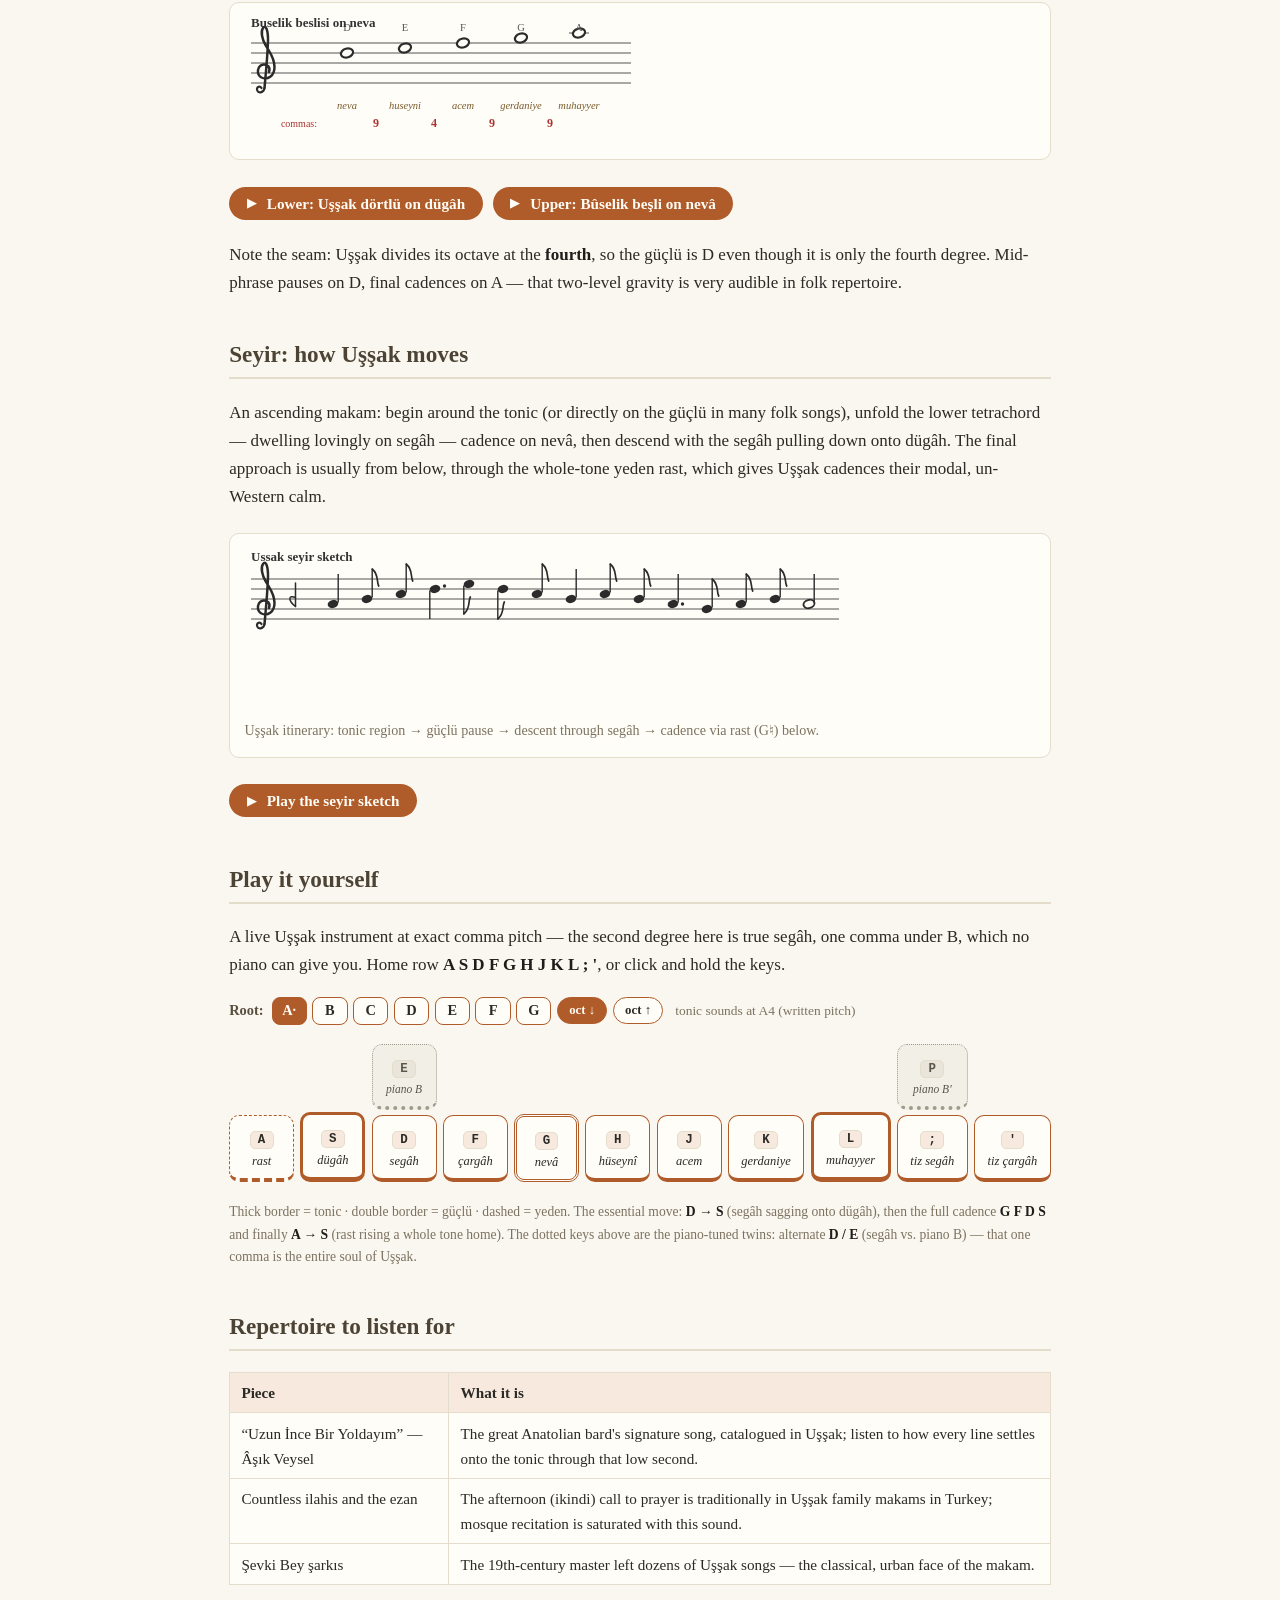
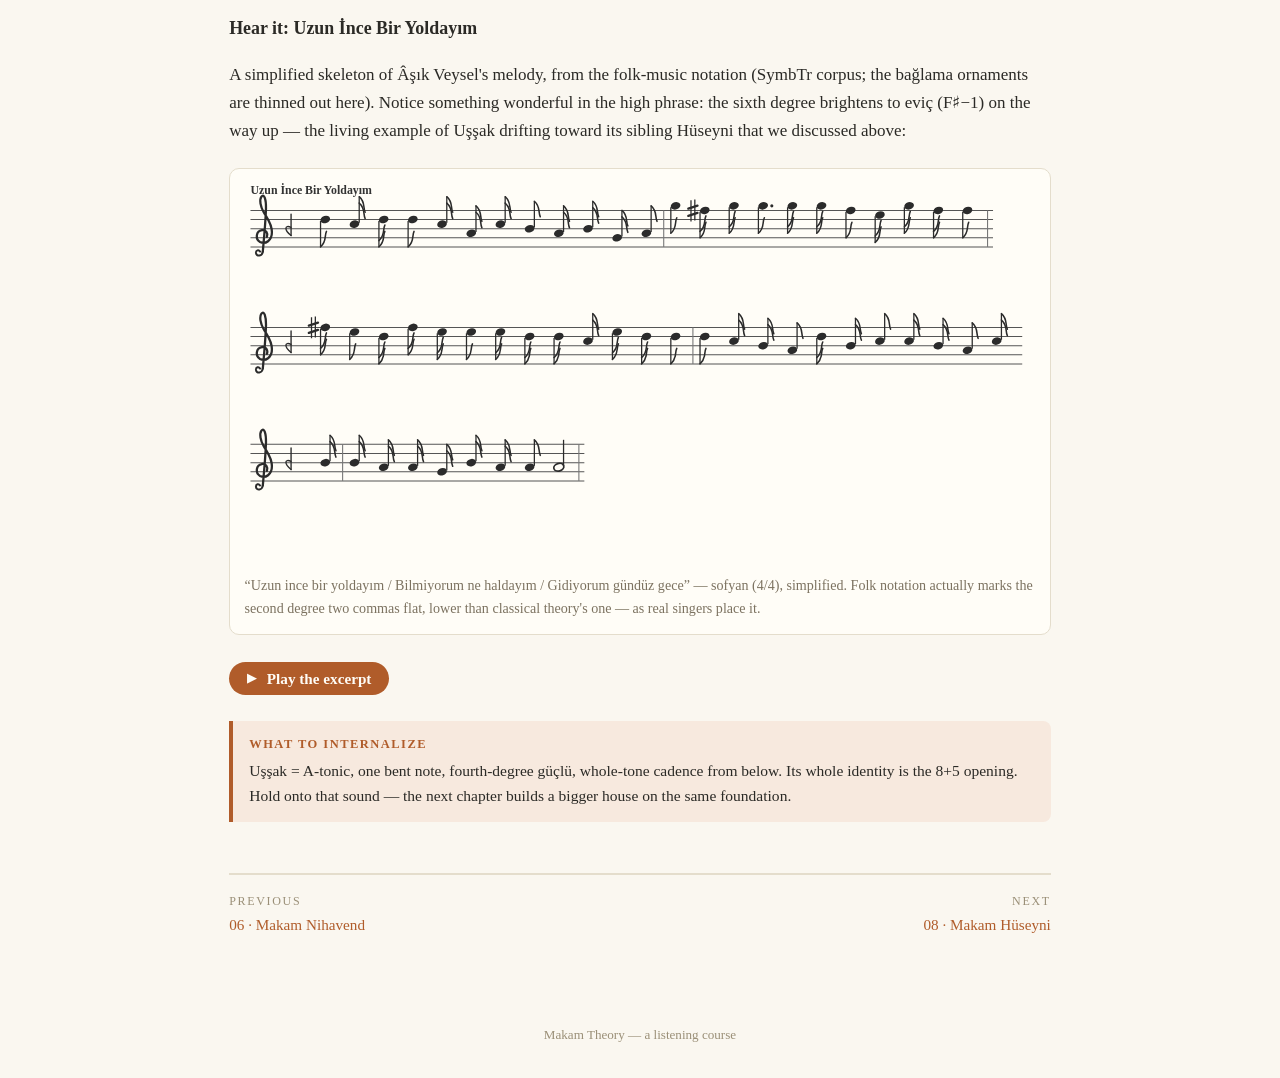
<file: chapters/07-ussak.html>
<!DOCTYPE html>
<html lang="en">
<head>
<meta charset="utf-8">
<meta name="viewport" content="width=device-width, initial-scale=1">
<title>07 · Makam Uşşak — Makam Theory</title>
<link rel="stylesheet" href="../css/style.css">
</head>
<body class="makam-ussak">
<header class="site">
  <div class="crumbs"><a href="../index.html">Makam Theory</a><span>Chapter 7 of 10</span></div>
</header>
<main>
  <h1><span class="chapter-no">Chapter 07 · third makam</span>Makam Uşşak</h1>

  <p class="lede">Uşşak — “the lovers” in Arabic — is the most sung makam in the
  Turkish world: the backbone of folk songs, hymns (<em class="tr">ilahi</em>),
  and tender şarkıs. Its soul lives in one note: a second degree that leans
  down toward the tonic like a voice about to break.</p>

  <h2>Identity card</h2>
  <table>
    <tr><th>Tonic (durak)</th><td><em class="tr">dügâh</em> — written A</td></tr>
    <tr><th>Dominant (güçlü)</th><td><em class="tr">nevâ</em> — D, the <strong>4th</strong> degree</td></tr>
    <tr><th>Leading tone (yeden)</th><td><em class="tr">rast</em> — G, a full tone below (no sharpened leading tone!)</td></tr>
    <tr><th>Construction</th><td>Uşşak dörtlü on dügâh + Bûselik beşli on nevâ</td></tr>
    <tr><th>Seyir direction</th><td>ascending (<em class="tr">çıkıcı</em>)</td></tr>
    <tr><th>Key signature</th><td><img src="../img/keysig_ussak.svg" alt="Ussak key signature" style="height:64px;vertical-align:middle"> segâh (B −1 koma) only</td></tr>
  </table>

  <h2>The scale</h2>
  <figure>
    <img src="../img/scale_ussak_asc.svg" alt="Ussak scale notation">
    <figcaption>Uşşak: A · B−1 (segâh) · C · D · E · F · G · A.
    Pattern 8·5·9 + 9·4·9·9. Same shape up and down.</figcaption>
  </figure>
  <div class="player-row">
    <button class="play" data-audio="../audio/ussak_scale_asc.wav">Ascending scale</button>
    <button class="play" data-audio="../audio/ussak_scale_desc.wav">Descending scale</button>
  </div>

  <p>On paper Uşşak looks like A natural minor with one comma shaved off B.
  In sound, that comma changes everything: the interval from A to segâh is a
  <em>büyük mücenneb</em> (8 commas), and the melody keeps wanting to sag onto
  the tonic through it. Compare the two seconds directly:</p>
  <div class="scale-notes">
    <span class="note-chip tonic" data-c="40"><span class="perde">dügâh</span><span class="western">A — durak</span></span>
    <span class="note-chip" data-c="48"><span class="perde">segâh</span><span class="western">B −1k</span></span>
    <span class="note-chip" data-c="49"><span class="perde">bûselik</span><span class="western">B ♮ (not in Uşşak!)</span></span>
    <span class="note-chip" data-c="53"><span class="perde">çargâh</span><span class="western">C</span></span>
    <span class="note-chip tonic" data-c="62"><span class="perde">nevâ</span><span class="western">D — güçlü</span></span>
    <span class="note-chip" data-c="71"><span class="perde">hüseynî</span><span class="western">E</span></span>
    <span class="note-chip" data-c="75"><span class="perde">acem</span><span class="western">F</span></span>
    <span class="note-chip" data-c="84"><span class="perde">gerdaniye</span><span class="western">G</span></span>
    <span class="note-chip" data-c="93"><span class="perde">muhayyer</span><span class="western">A′</span></span>
  </div>

  <div class="callout"><span class="label">Practice note</span>
  In living performance the Uşşak second sits even lower than theory says —
  singers typically place segâh 2–3 commas below B and bend it expressively.
  If recordings sound “flatter” than this site's audio on that note, that is
  authentic Uşşak, not bad intonation.</div>

  <h2>The two genera</h2>
  <figure><img src="../img/ussak_lower_genus.svg" alt="Ussak tetrachord on dugah"></figure>
  <figure><img src="../img/ussak_upper_genus.svg" alt="Buselik pentachord on neva"></figure>
  <div class="player-row">
    <button class="play" data-audio="../audio/ussak_lower_genus.wav">Lower: Uşşak dörtlü on dügâh</button>
    <button class="play" data-audio="../audio/ussak_upper_genus.wav">Upper: Bûselik beşli on nevâ</button>
  </div>
  <p>Note the seam: Uşşak divides its octave at the <strong>fourth</strong>, so the
  güçlü is D even though it is only the fourth degree. Mid-phrase pauses on D,
  final cadences on A — that two-level gravity is very audible in folk repertoire.</p>

  <h2>Seyir: how Uşşak moves</h2>
  <p>An ascending makam: begin around the tonic (or directly on the güçlü in
  many folk songs), unfold the lower tetrachord — dwelling lovingly on segâh —
  cadence on nevâ, then descend with the segâh pulling down onto dügâh. The
  final approach is usually from below, through the whole-tone yeden rast,
  which gives Uşşak cadences their modal, un-Western calm.</p>
  <figure>
    <img src="../img/seyir_ussak.svg" alt="Notated Ussak seyir sketch">
    <figcaption>Uşşak itinerary: tonic region → güçlü pause → descent through segâh →
    cadence via rast (G♮) below.</figcaption>
  </figure>
  <div class="player-row">
    <button class="play" data-audio="../audio/ussak_seyir.wav">Play the seyir sketch</button>
  </div>

  <h2>Play it yourself</h2>
  <p>A live Uşşak instrument at exact comma pitch — the second degree here is
  true segâh, one comma under B, which no piano can give you. Home row
  <strong>A&nbsp;S&nbsp;D&nbsp;F&nbsp;G&nbsp;H&nbsp;J&nbsp;K&nbsp;L&nbsp;;&nbsp;'</strong>,
  or click and hold the keys.</p>
  <div class="kbd-instrument" data-notes="31|rast|y,40|dügâh|t,48|segâh||2,53|çargâh|,62|nevâ|g,71|hüseynî|,75|acem|,84|gerdaniye|,93|muhayyer|t,101|tiz segâh||14,106|tiz çargâh|"></div>
  <p class="kbd-legend">Thick border = tonic · double border = güçlü · dashed = yeden.
  The essential move: <strong>D&nbsp;→&nbsp;S</strong> (segâh sagging onto dügâh), then the
  full cadence <strong>G&nbsp;F&nbsp;D&nbsp;S</strong> and finally <strong>A&nbsp;→&nbsp;S</strong>
  (rast rising a whole tone home). The dotted keys above are the piano-tuned
  twins: alternate <strong>D&nbsp;/&nbsp;E</strong> (segâh vs. piano B) — that one
  comma is the entire soul of Uşşak.</p>

  <h2>Repertoire to listen for</h2>
  <table>
    <tr><th>Piece</th><th>What it is</th></tr>
    <tr><td>“Uzun İnce Bir Yoldayım” — Âşık Veysel</td>
        <td>The great Anatolian bard's signature song, catalogued in Uşşak;
        listen to how every line settles onto the tonic through that low second.</td></tr>
    <tr><td>Countless ilahis and the ezan</td>
        <td>The afternoon (ikindi) call to prayer is traditionally in Uşşak family
        makams in Turkey; mosque recitation is saturated with this sound.</td></tr>
    <tr><td>Şevki Bey şarkıs</td>
        <td>The 19th-century master left dozens of Uşşak songs — the classical,
        urban face of the makam.</td></tr>
  </table>

  <h3>Hear it: Uzun İnce Bir Yoldayım</h3>
  <p>A simplified skeleton of Âşık Veysel's melody, from the folk-music
  notation (SymbTr corpus; the bağlama ornaments are thinned out here). Notice
  something wonderful in the high phrase: the sixth degree brightens to eviç
  (F♯−1) on the way up — the living example of Uşşak drifting toward its sibling
  Hüseyni that we discussed above:</p>
  <figure>
    <img src="../img/song_ussak.svg" alt="Notated skeleton of Uzun Ince Bir Yoldayim">
    <figcaption>“Uzun ince bir yoldayım / Bilmiyorum ne haldayım / Gidiyorum gündüz
    gece” — sofyan (4/4), simplified. Folk notation actually marks the second degree
    two commas flat, lower than classical theory's one — as real singers place it.</figcaption>
  </figure>
  <div class="player-row">
    <button class="play" data-audio="../audio/song_ussak.wav">Play the excerpt</button>
  </div>

  <div class="callout"><span class="label">What to internalize</span>
  Uşşak = A-tonic, one bent note, fourth-degree güçlü, whole-tone cadence from
  below. Its whole identity is the 8+5 opening. Hold onto that sound —
  the next chapter builds a bigger house on the same foundation.</div>

  <nav class="pager">
    <a href="06-nihavend.html"><span class="dir">Previous</span>06 · Makam Nihavend</a>
    <a href="08-huseyni.html" style="text-align:right"><span class="dir">Next</span>08 · Makam Hüseyni</a>
  </nav>
</main>
<footer class="site">Makam Theory — a listening course</footer>
<script src="../js/voice.js"></script>
<script src="../js/player.js"></script>
<script src="../js/keyboard.js"></script>
</body>
</html>
</file>
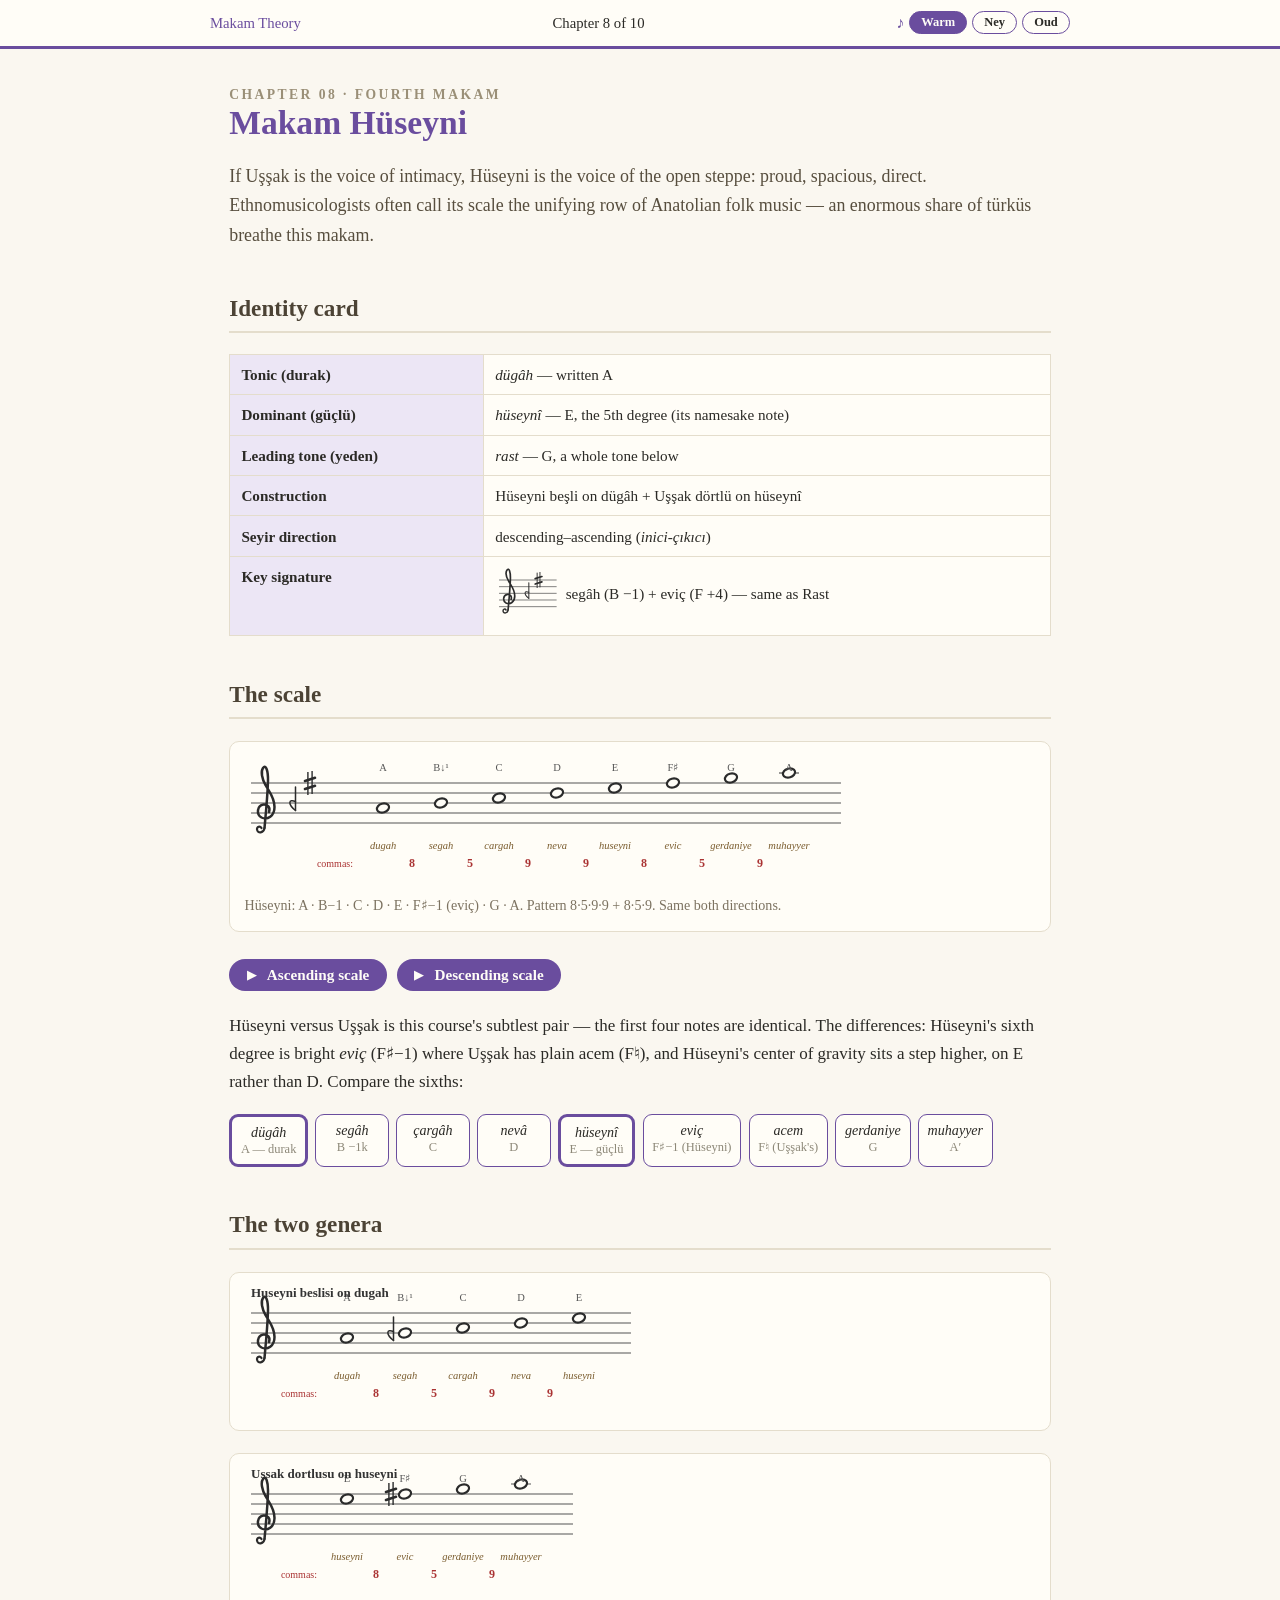
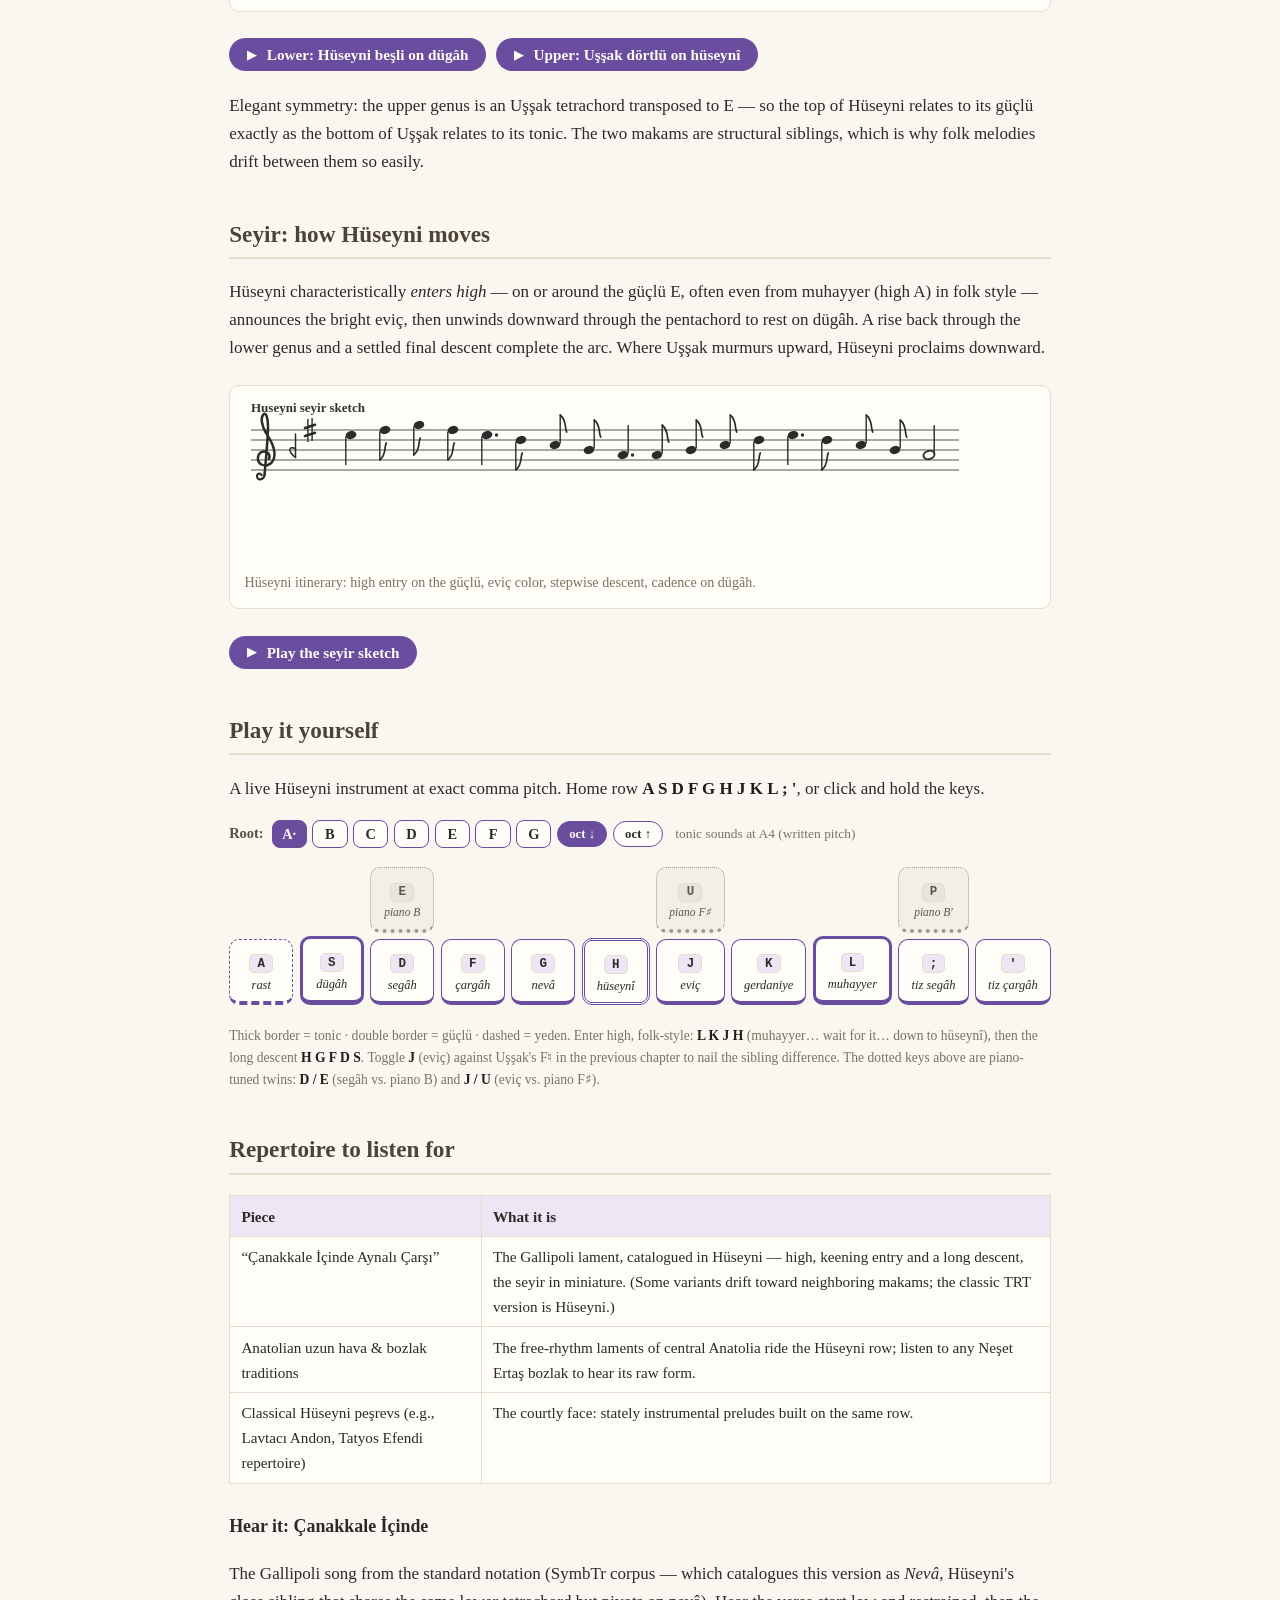
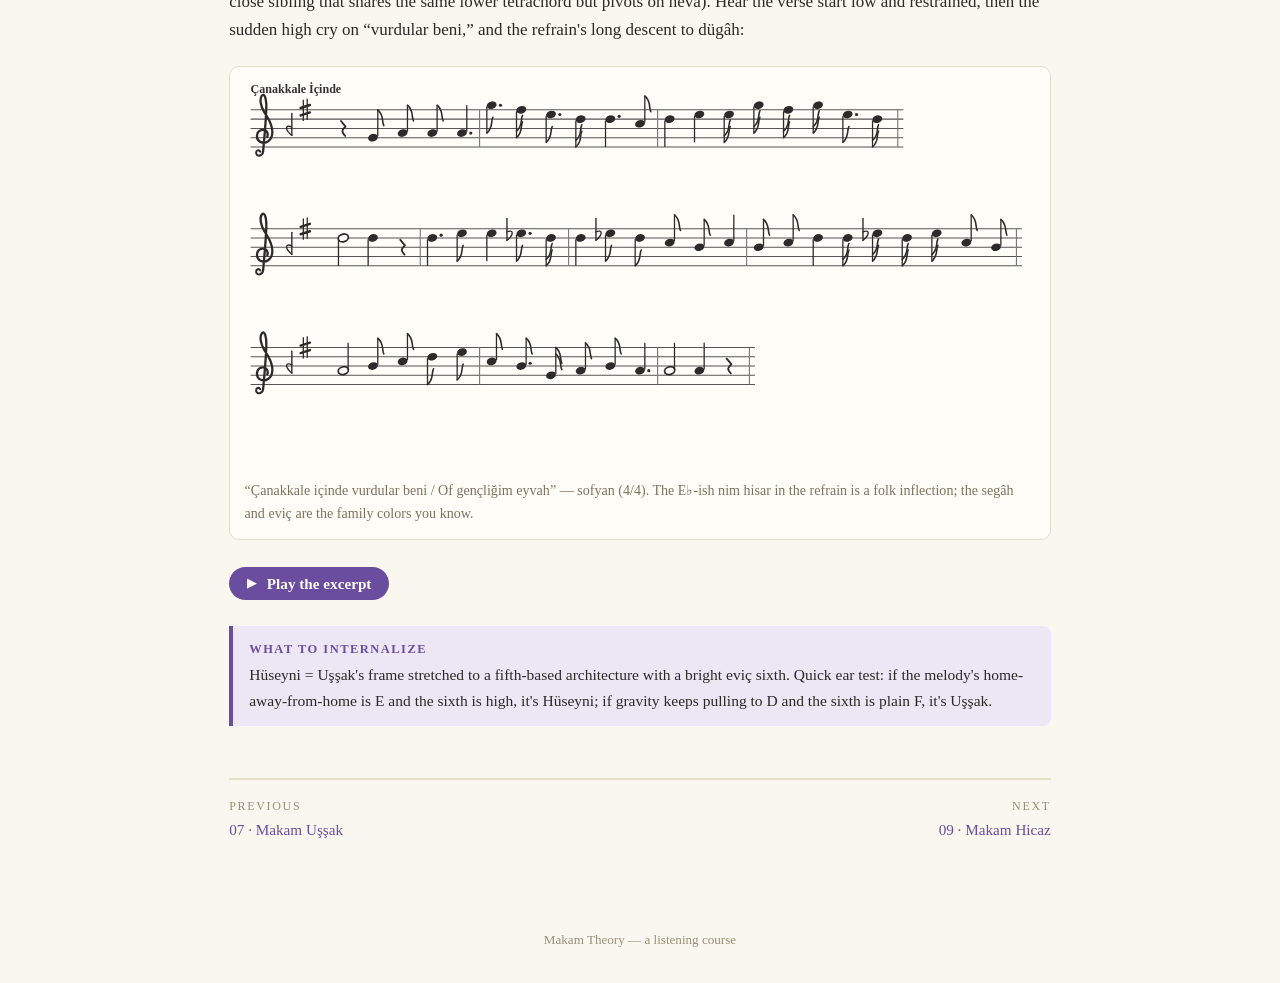
<file: chapters/08-huseyni.html>
<!DOCTYPE html>
<html lang="en">
<head>
<meta charset="utf-8">
<meta name="viewport" content="width=device-width, initial-scale=1">
<title>08 · Makam Hüseyni — Makam Theory</title>
<link rel="stylesheet" href="../css/style.css">
</head>
<body class="makam-huseyni">
<header class="site">
  <div class="crumbs"><a href="../index.html">Makam Theory</a><span>Chapter 8 of 10</span></div>
</header>
<main>
  <h1><span class="chapter-no">Chapter 08 · fourth makam</span>Makam Hüseyni</h1>

  <p class="lede">If Uşşak is the voice of intimacy, Hüseyni is the voice of the
  open steppe: proud, spacious, direct. Ethnomusicologists often call its scale
  the unifying row of Anatolian folk music — an enormous share of türküs breathe
  this makam.</p>

  <h2>Identity card</h2>
  <table>
    <tr><th>Tonic (durak)</th><td><em class="tr">dügâh</em> — written A</td></tr>
    <tr><th>Dominant (güçlü)</th><td><em class="tr">hüseynî</em> — E, the 5th degree (its namesake note)</td></tr>
    <tr><th>Leading tone (yeden)</th><td><em class="tr">rast</em> — G, a whole tone below</td></tr>
    <tr><th>Construction</th><td>Hüseyni beşli on dügâh + Uşşak dörtlü on hüseynî</td></tr>
    <tr><th>Seyir direction</th><td>descending–ascending (<em class="tr">inici-çıkıcı</em>)</td></tr>
    <tr><th>Key signature</th><td><img src="../img/keysig_huseyni.svg" alt="Huseyni key signature" style="height:64px;vertical-align:middle"> segâh (B −1) + eviç (F +4) — same as Rast</td></tr>
  </table>

  <h2>The scale</h2>
  <figure>
    <img src="../img/scale_huseyni_asc.svg" alt="Huseyni scale notation">
    <figcaption>Hüseyni: A · B−1 · C · D · E · F♯−1 (eviç) · G · A.
    Pattern 8·5·9·9 + 8·5·9. Same both directions.</figcaption>
  </figure>
  <div class="player-row">
    <button class="play" data-audio="../audio/huseyni_scale_asc.wav">Ascending scale</button>
    <button class="play" data-audio="../audio/huseyni_scale_desc.wav">Descending scale</button>
  </div>

  <p>Hüseyni versus Uşşak is this course's subtlest pair — the first four notes
  are identical. The differences: Hüseyni's sixth degree is bright
  <em class="tr">eviç</em> (F♯−1) where Uşşak has plain acem (F♮), and Hüseyni's
  center of gravity sits a step higher, on E rather than D. Compare the sixths:</p>
  <div class="scale-notes">
    <span class="note-chip tonic" data-c="40"><span class="perde">dügâh</span><span class="western">A — durak</span></span>
    <span class="note-chip" data-c="48"><span class="perde">segâh</span><span class="western">B −1k</span></span>
    <span class="note-chip" data-c="53"><span class="perde">çargâh</span><span class="western">C</span></span>
    <span class="note-chip" data-c="62"><span class="perde">nevâ</span><span class="western">D</span></span>
    <span class="note-chip tonic" data-c="71"><span class="perde">hüseynî</span><span class="western">E — güçlü</span></span>
    <span class="note-chip" data-c="79"><span class="perde">eviç</span><span class="western">F♯−1 (Hüseyni)</span></span>
    <span class="note-chip" data-c="75"><span class="perde">acem</span><span class="western">F♮ (Uşşak's)</span></span>
    <span class="note-chip" data-c="84"><span class="perde">gerdaniye</span><span class="western">G</span></span>
    <span class="note-chip" data-c="93"><span class="perde">muhayyer</span><span class="western">A′</span></span>
  </div>

  <h2>The two genera</h2>
  <figure><img src="../img/huseyni_lower_genus.svg" alt="Huseyni pentachord on dugah"></figure>
  <figure><img src="../img/huseyni_upper_genus.svg" alt="Ussak tetrachord on huseyni"></figure>
  <div class="player-row">
    <button class="play" data-audio="../audio/huseyni_lower_genus.wav">Lower: Hüseyni beşli on dügâh</button>
    <button class="play" data-audio="../audio/huseyni_upper_genus.wav">Upper: Uşşak dörtlü on hüseynî</button>
  </div>
  <p>Elegant symmetry: the upper genus is an Uşşak tetrachord transposed to E —
  so the top of Hüseyni relates to its güçlü exactly as the bottom of Uşşak
  relates to its tonic. The two makams are structural siblings, which is why
  folk melodies drift between them so easily.</p>

  <h2>Seyir: how Hüseyni moves</h2>
  <p>Hüseyni characteristically <em>enters high</em> — on or around the güçlü E,
  often even from muhayyer (high A) in folk style — announces the bright
  eviç, then unwinds downward through the pentachord to rest on dügâh.
  A rise back through the lower genus and a settled final descent complete the
  arc. Where Uşşak murmurs upward, Hüseyni proclaims downward.</p>
  <figure>
    <img src="../img/seyir_huseyni.svg" alt="Notated Huseyni seyir sketch">
    <figcaption>Hüseyni itinerary: high entry on the güçlü, eviç color, stepwise descent,
    cadence on dügâh.</figcaption>
  </figure>
  <div class="player-row">
    <button class="play" data-audio="../audio/huseyni_seyir.wav">Play the seyir sketch</button>
  </div>

  <h2>Play it yourself</h2>
  <p>A live Hüseyni instrument at exact comma pitch. Home row
  <strong>A&nbsp;S&nbsp;D&nbsp;F&nbsp;G&nbsp;H&nbsp;J&nbsp;K&nbsp;L&nbsp;;&nbsp;'</strong>,
  or click and hold the keys.</p>
  <div class="kbd-instrument" data-notes="31|rast|y,40|dügâh|t,48|segâh||2,53|çargâh|,62|nevâ|,71|hüseynî|g,79|eviç||9,84|gerdaniye|,93|muhayyer|t,101|tiz segâh||14,106|tiz çargâh|"></div>
  <p class="kbd-legend">Thick border = tonic · double border = güçlü · dashed = yeden.
  Enter high, folk-style: <strong>L&nbsp;K&nbsp;J&nbsp;H</strong> (muhayyer… wait for it…
  down to hüseynî), then the long descent <strong>H&nbsp;G&nbsp;F&nbsp;D&nbsp;S</strong>.
  Toggle <strong>J</strong> (eviç) against Uşşak's F♮ in the previous chapter
  to nail the sibling difference. The dotted keys above are piano-tuned twins:
  <strong>D&nbsp;/&nbsp;E</strong> (segâh vs. piano B) and
  <strong>J&nbsp;/&nbsp;U</strong> (eviç vs. piano F♯).</p>

  <h2>Repertoire to listen for</h2>
  <table>
    <tr><th>Piece</th><th>What it is</th></tr>
    <tr><td>“Çanakkale İçinde Aynalı Çarşı”</td>
        <td>The Gallipoli lament, catalogued in Hüseyni — high, keening entry and a
        long descent, the seyir in miniature. (Some variants drift toward
        neighboring makams; the classic TRT version is Hüseyni.)</td></tr>
    <tr><td>Anatolian uzun hava &amp; bozlak traditions</td>
        <td>The free-rhythm laments of central Anatolia ride the Hüseyni row;
        listen to any Neşet Ertaş bozlak to hear its raw form.</td></tr>
    <tr><td>Classical Hüseyni peşrevs (e.g., Lavtacı Andon, Tatyos Efendi repertoire)</td>
        <td>The courtly face: stately instrumental preludes built on the same row.</td></tr>
  </table>

  <h3>Hear it: Çanakkale İçinde</h3>
  <p>The Gallipoli song from the standard notation (SymbTr corpus — which
  catalogues this version as <em>Nevâ</em>, Hüseyni's close sibling that shares
  the same lower tetrachord but pivots on nevâ). Hear the verse start low and
  restrained, then the sudden high cry on “vurdular beni,” and the refrain's
  long descent to dügâh:</p>
  <figure>
    <img src="../img/song_huseyni.svg" alt="Notated melody of Canakkale Icinde">
    <figcaption>“Çanakkale içinde vurdular beni / Of gençliğim eyvah” — sofyan (4/4).
    The E♭-ish nim hisar in the refrain is a folk inflection; the segâh and eviç
    are the family colors you know.</figcaption>
  </figure>
  <div class="player-row">
    <button class="play" data-audio="../audio/song_huseyni.wav">Play the excerpt</button>
  </div>

  <div class="callout"><span class="label">What to internalize</span>
  Hüseyni = Uşşak's frame stretched to a fifth-based architecture with a bright
  eviç sixth. Quick ear test: if the melody's home-away-from-home is E and the
  sixth is high, it's Hüseyni; if gravity keeps pulling to D and the sixth is
  plain F, it's Uşşak.</div>

  <nav class="pager">
    <a href="07-ussak.html"><span class="dir">Previous</span>07 · Makam Uşşak</a>
    <a href="09-hicaz.html" style="text-align:right"><span class="dir">Next</span>09 · Makam Hicaz</a>
  </nav>
</main>
<footer class="site">Makam Theory — a listening course</footer>
<script src="../js/voice.js"></script>
<script src="../js/player.js"></script>
<script src="../js/keyboard.js"></script>
</body>
</html>
</file>
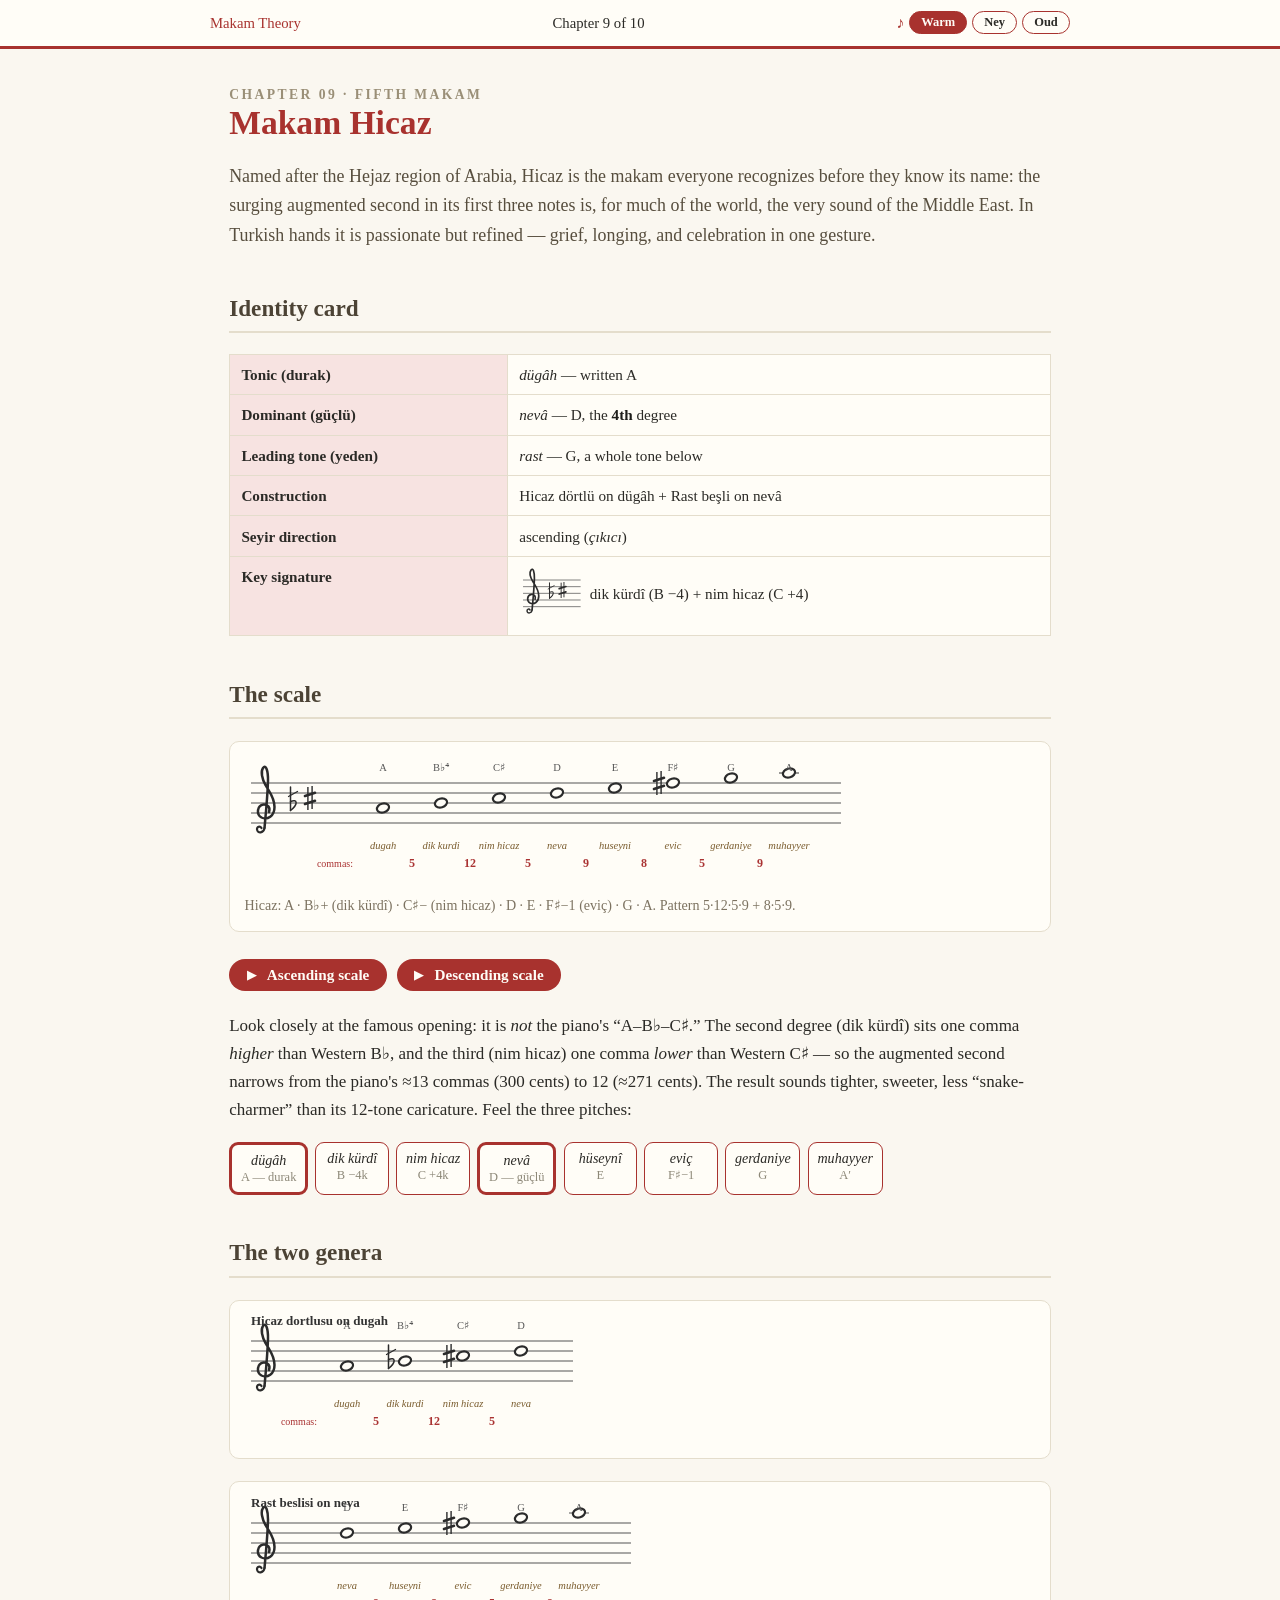
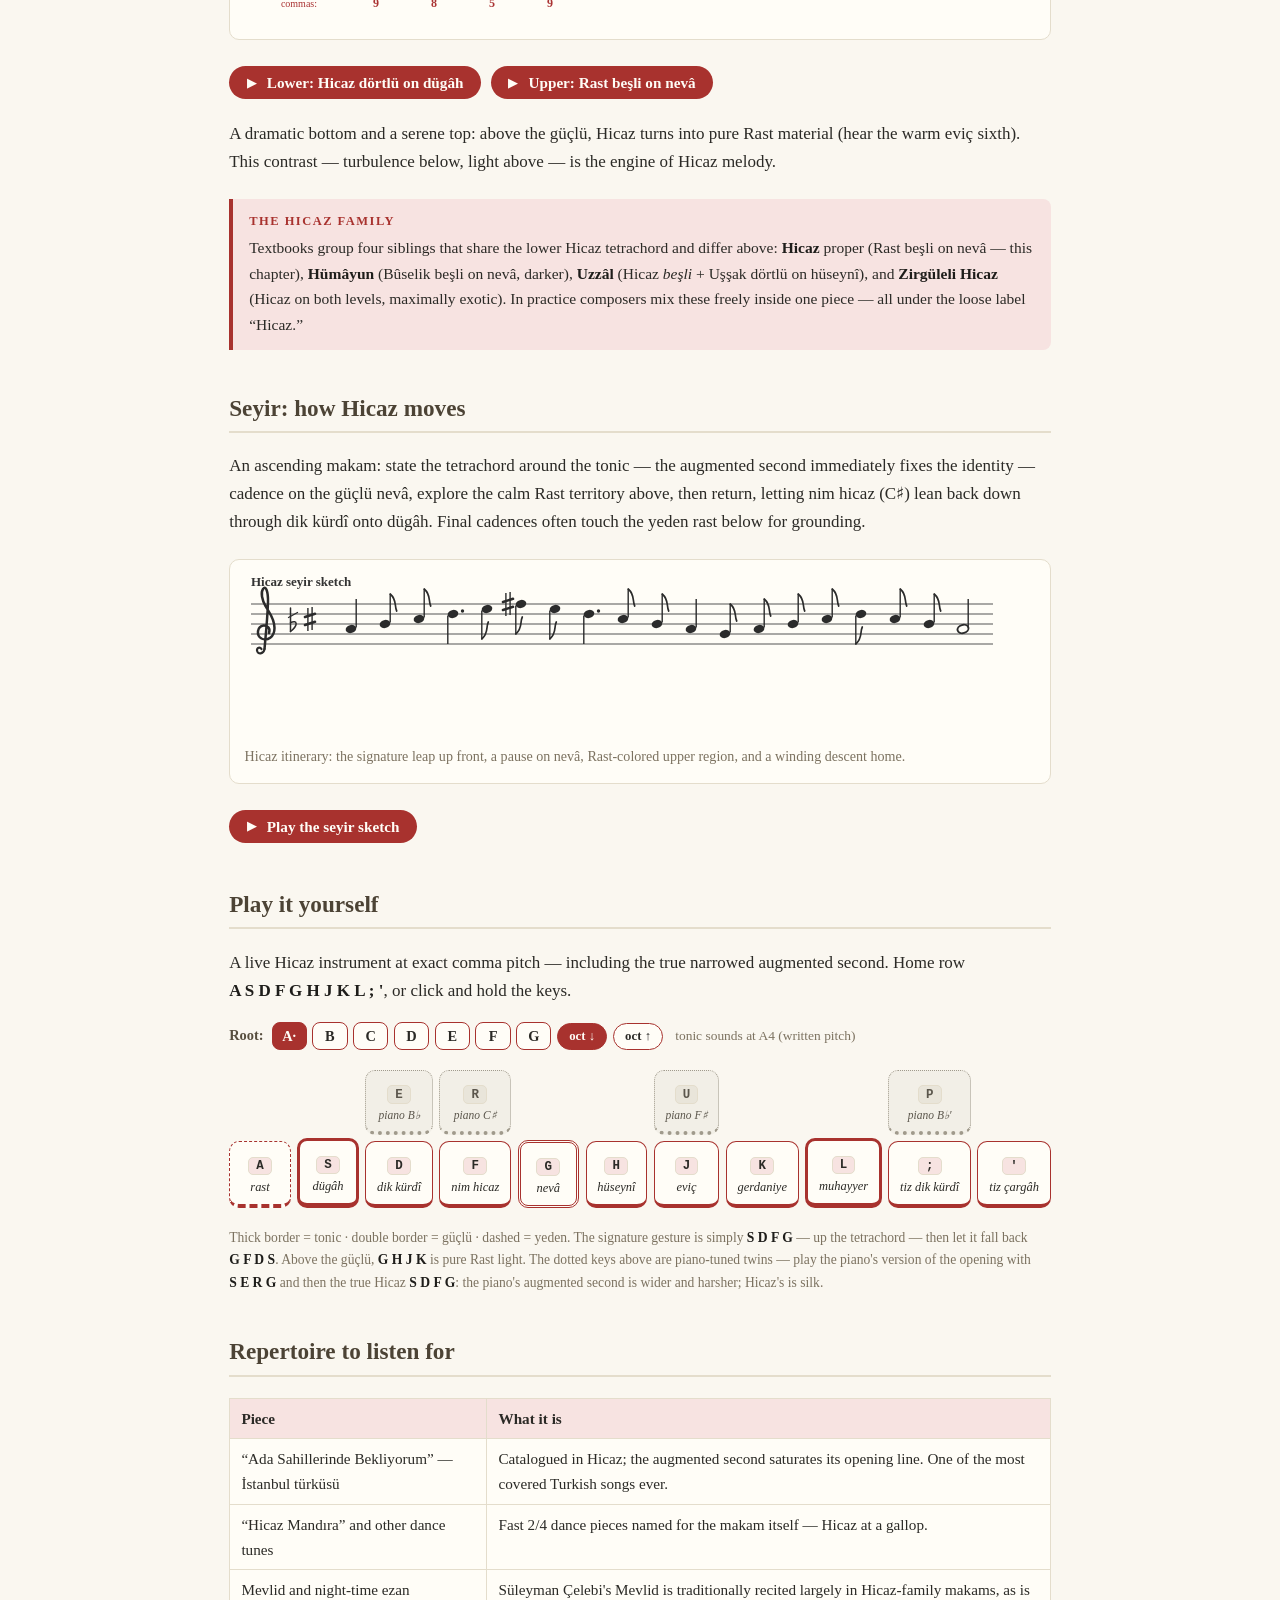
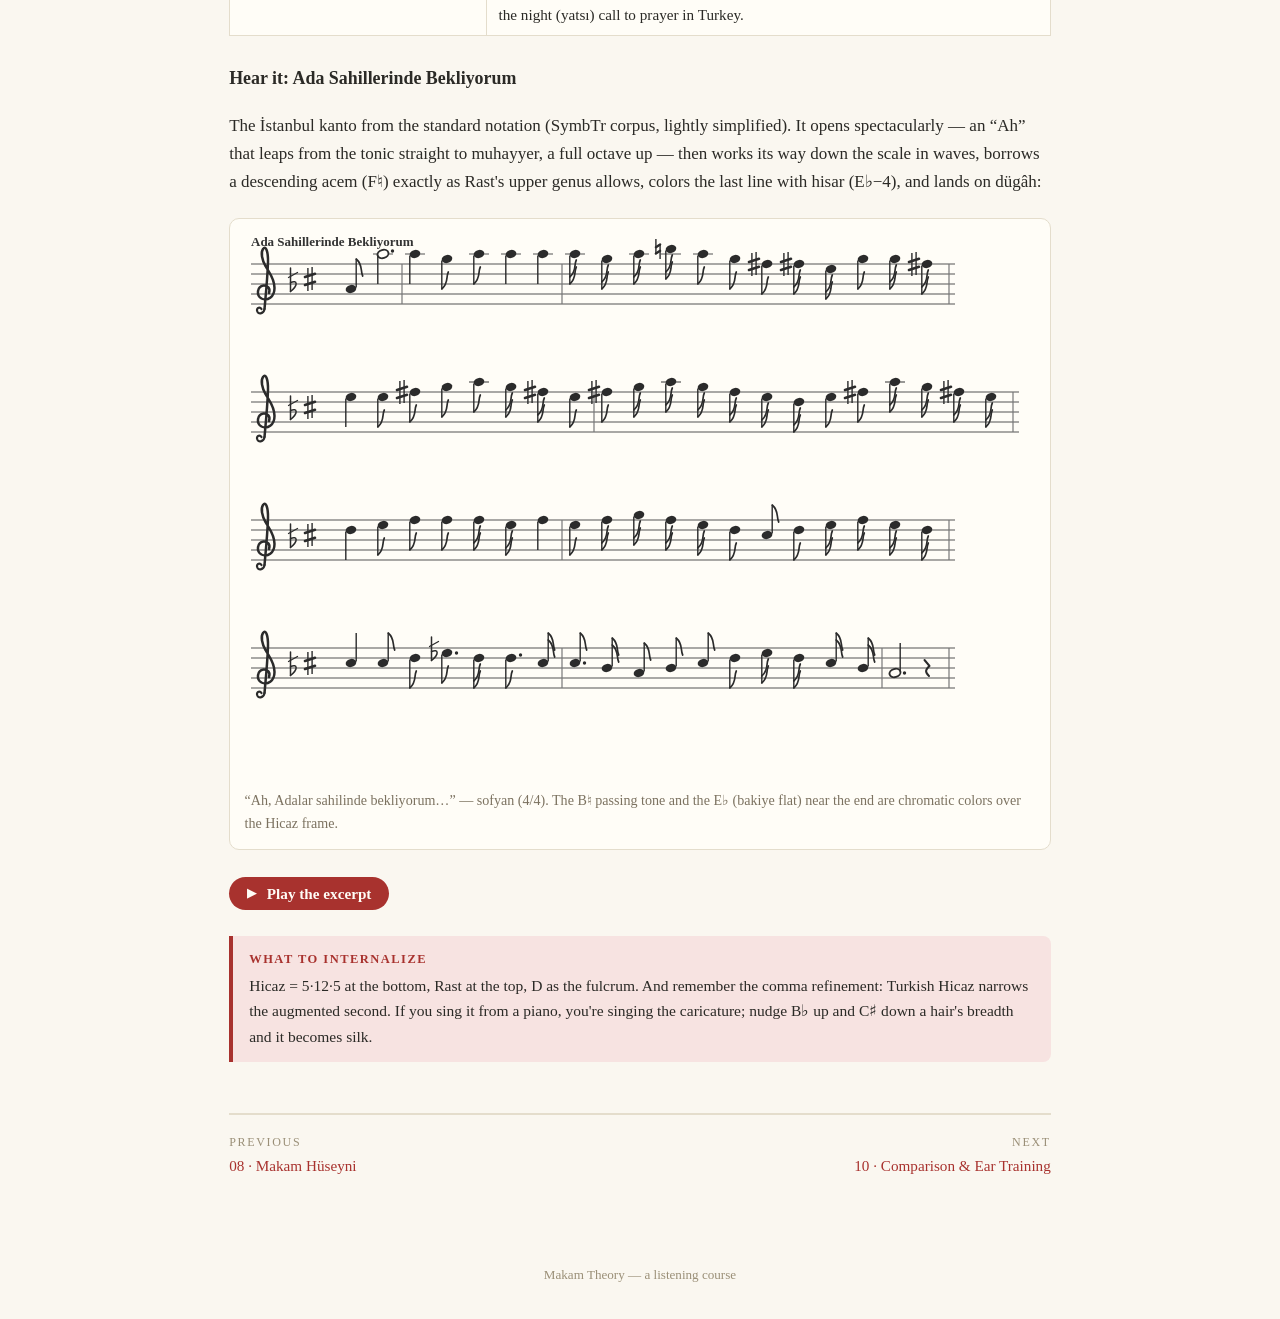
<file: chapters/09-hicaz.html>
<!DOCTYPE html>
<html lang="en">
<head>
<meta charset="utf-8">
<meta name="viewport" content="width=device-width, initial-scale=1">
<title>09 · Makam Hicaz — Makam Theory</title>
<link rel="stylesheet" href="../css/style.css">
</head>
<body class="makam-hicaz">
<header class="site">
  <div class="crumbs"><a href="../index.html">Makam Theory</a><span>Chapter 9 of 10</span></div>
</header>
<main>
  <h1><span class="chapter-no">Chapter 09 · fifth makam</span>Makam Hicaz</h1>

  <p class="lede">Named after the Hejaz region of Arabia, Hicaz is the makam
  everyone recognizes before they know its name: the surging augmented second in
  its first three notes is, for much of the world, the very sound of the Middle
  East. In Turkish hands it is passionate but refined — grief, longing, and
  celebration in one gesture.</p>

  <h2>Identity card</h2>
  <table>
    <tr><th>Tonic (durak)</th><td><em class="tr">dügâh</em> — written A</td></tr>
    <tr><th>Dominant (güçlü)</th><td><em class="tr">nevâ</em> — D, the <strong>4th</strong> degree</td></tr>
    <tr><th>Leading tone (yeden)</th><td><em class="tr">rast</em> — G, a whole tone below</td></tr>
    <tr><th>Construction</th><td>Hicaz dörtlü on dügâh + Rast beşli on nevâ</td></tr>
    <tr><th>Seyir direction</th><td>ascending (<em class="tr">çıkıcı</em>)</td></tr>
    <tr><th>Key signature</th><td><img src="../img/keysig_hicaz.svg" alt="Hicaz key signature" style="height:64px;vertical-align:middle"> dik kürdî (B −4) + nim hicaz (C +4)</td></tr>
  </table>

  <h2>The scale</h2>
  <figure>
    <img src="../img/scale_hicaz_asc.svg" alt="Hicaz scale notation">
    <figcaption>Hicaz: A · B♭+ (dik kürdî) · C♯− (nim hicaz) · D · E · F♯−1 (eviç) · G · A.
    Pattern 5·12·5·9 + 8·5·9.</figcaption>
  </figure>
  <div class="player-row">
    <button class="play" data-audio="../audio/hicaz_scale_asc.wav">Ascending scale</button>
    <button class="play" data-audio="../audio/hicaz_scale_desc.wav">Descending scale</button>
  </div>

  <p>Look closely at the famous opening: it is <em>not</em> the piano's
  “A–B♭–C♯.” The second degree (dik kürdî) sits one comma <em>higher</em> than
  Western B♭, and the third (nim hicaz) one comma <em>lower</em> than Western C♯ —
  so the augmented second narrows from the piano's ≈13 commas (300 cents) to 12
  (≈271 cents). The result
  sounds tighter, sweeter, less “snake-charmer” than its 12-tone caricature.
  Feel the three pitches:</p>
  <div class="scale-notes">
    <span class="note-chip tonic" data-c="40"><span class="perde">dügâh</span><span class="western">A — durak</span></span>
    <span class="note-chip" data-c="45"><span class="perde">dik kürdî</span><span class="western">B −4k</span></span>
    <span class="note-chip" data-c="57"><span class="perde">nim hicaz</span><span class="western">C +4k</span></span>
    <span class="note-chip tonic" data-c="62"><span class="perde">nevâ</span><span class="western">D — güçlü</span></span>
    <span class="note-chip" data-c="71"><span class="perde">hüseynî</span><span class="western">E</span></span>
    <span class="note-chip" data-c="79"><span class="perde">eviç</span><span class="western">F♯−1</span></span>
    <span class="note-chip" data-c="84"><span class="perde">gerdaniye</span><span class="western">G</span></span>
    <span class="note-chip" data-c="93"><span class="perde">muhayyer</span><span class="western">A′</span></span>
  </div>

  <h2>The two genera</h2>
  <figure><img src="../img/hicaz_lower_genus.svg" alt="Hicaz tetrachord on dugah"></figure>
  <figure><img src="../img/hicaz_upper_genus.svg" alt="Rast pentachord on neva"></figure>
  <div class="player-row">
    <button class="play" data-audio="../audio/hicaz_lower_genus.wav">Lower: Hicaz dörtlü on dügâh</button>
    <button class="play" data-audio="../audio/hicaz_upper_genus.wav">Upper: Rast beşli on nevâ</button>
  </div>
  <p>A dramatic bottom and a serene top: above the güçlü, Hicaz turns into pure
  Rast material (hear the warm eviç sixth). This contrast — turbulence below,
  light above — is the engine of Hicaz melody.</p>

  <div class="callout"><span class="label">The Hicaz family</span>
  Textbooks group four siblings that share the lower Hicaz tetrachord and differ
  above: <strong>Hicaz</strong> proper (Rast beşli on nevâ — this chapter),
  <strong>Hümâyun</strong> (Bûselik beşli on nevâ, darker),
  <strong>Uzzâl</strong> (Hicaz <em>beşli</em> + Uşşak dörtlü on hüseynî),
  and <strong>Zirgüleli Hicaz</strong> (Hicaz on both levels, maximally exotic).
  In practice composers mix these freely inside one piece — all under the loose
  label “Hicaz.”</div>

  <h2>Seyir: how Hicaz moves</h2>
  <p>An ascending makam: state the tetrachord around the tonic — the augmented
  second immediately fixes the identity — cadence on the güçlü nevâ, explore
  the calm Rast territory above, then return, letting nim hicaz (C♯) lean back
  down through dik kürdî onto dügâh. Final cadences often touch the yeden
  rast below for grounding.</p>
  <figure>
    <img src="../img/seyir_hicaz.svg" alt="Notated Hicaz seyir sketch">
    <figcaption>Hicaz itinerary: the signature leap up front, a pause on nevâ,
    Rast-colored upper region, and a winding descent home.</figcaption>
  </figure>
  <div class="player-row">
    <button class="play" data-audio="../audio/hicaz_seyir.wav">Play the seyir sketch</button>
  </div>

  <h2>Play it yourself</h2>
  <p>A live Hicaz instrument at exact comma pitch — including the true
  narrowed augmented second. Home row
  <strong>A&nbsp;S&nbsp;D&nbsp;F&nbsp;G&nbsp;H&nbsp;J&nbsp;K&nbsp;L&nbsp;;&nbsp;'</strong>,
  or click and hold the keys.</p>
  <div class="kbd-instrument" data-notes="31|rast|y,40|dügâh|t,45|dik kürdî||1,57|nim hicaz||4,62|nevâ|g,71|hüseynî|,79|eviç||9,84|gerdaniye|,93|muhayyer|t,98|tiz dik kürdî||13,106|tiz çargâh|"></div>
  <p class="kbd-legend">Thick border = tonic · double border = güçlü · dashed = yeden.
  The signature gesture is simply <strong>S&nbsp;D&nbsp;F&nbsp;G</strong> — up the
  tetrachord — then let it fall back <strong>G&nbsp;F&nbsp;D&nbsp;S</strong>. Above the
  güçlü, <strong>G&nbsp;H&nbsp;J&nbsp;K</strong> is pure Rast light. The dotted keys
  above are piano-tuned twins — play the piano's version of the opening with
  <strong>S&nbsp;E&nbsp;R&nbsp;G</strong> and then the true Hicaz
  <strong>S&nbsp;D&nbsp;F&nbsp;G</strong>: the piano's augmented second is wider and
  harsher; Hicaz's is silk.</p>

  <h2>Repertoire to listen for</h2>
  <table>
    <tr><th>Piece</th><th>What it is</th></tr>
    <tr><td>“Ada Sahillerinde Bekliyorum” — İstanbul türküsü</td>
        <td>Catalogued in Hicaz; the augmented second saturates its opening line.
        One of the most covered Turkish songs ever.</td></tr>
    <tr><td>“Hicaz Mandıra” and other dance tunes</td>
        <td>Fast 2/4 dance pieces named for the makam itself — Hicaz at a gallop.</td></tr>
    <tr><td>Mevlid and night-time ezan</td>
        <td>Süleyman Çelebi's Mevlid is traditionally recited largely in Hicaz-family
        makams, as is the night (yatsı) call to prayer in Turkey.</td></tr>
  </table>

  <h3>Hear it: Ada Sahillerinde Bekliyorum</h3>
  <p>The İstanbul kanto from the standard notation (SymbTr corpus, lightly
  simplified). It opens spectacularly — an “Ah” that leaps from the tonic
  straight to muhayyer, a full octave up — then works its way down the scale in
  waves, borrows a descending acem (F♮) exactly as Rast's upper genus allows,
  colors the last line with hisar (E♭−4), and lands on dügâh:</p>
  <figure>
    <img src="../img/song_hicaz.svg" alt="Notated melody of Ada Sahillerinde">
    <figcaption>“Ah, Adalar sahilinde bekliyorum…” — sofyan (4/4). The B♮ passing
    tone and the E♭ (bakiye flat) near the end are chromatic colors over the
    Hicaz frame.</figcaption>
  </figure>
  <div class="player-row">
    <button class="play" data-audio="../audio/song_hicaz.wav">Play the excerpt</button>
  </div>

  <div class="callout"><span class="label">What to internalize</span>
  Hicaz = 5·12·5 at the bottom, Rast at the top, D as the fulcrum. And remember
  the comma refinement: Turkish Hicaz narrows the augmented second. If you sing
  it from a piano, you're singing the caricature; nudge B♭ up and C♯ down a
  hair's breadth and it becomes silk.</div>

  <nav class="pager">
    <a href="08-huseyni.html"><span class="dir">Previous</span>08 · Makam Hüseyni</a>
    <a href="10-comparison-and-practice.html" style="text-align:right"><span class="dir">Next</span>10 · Comparison &amp; Ear Training</a>
  </nav>
</main>
<footer class="site">Makam Theory — a listening course</footer>
<script src="../js/voice.js"></script>
<script src="../js/player.js"></script>
<script src="../js/keyboard.js"></script>
</body>
</html>
</file>
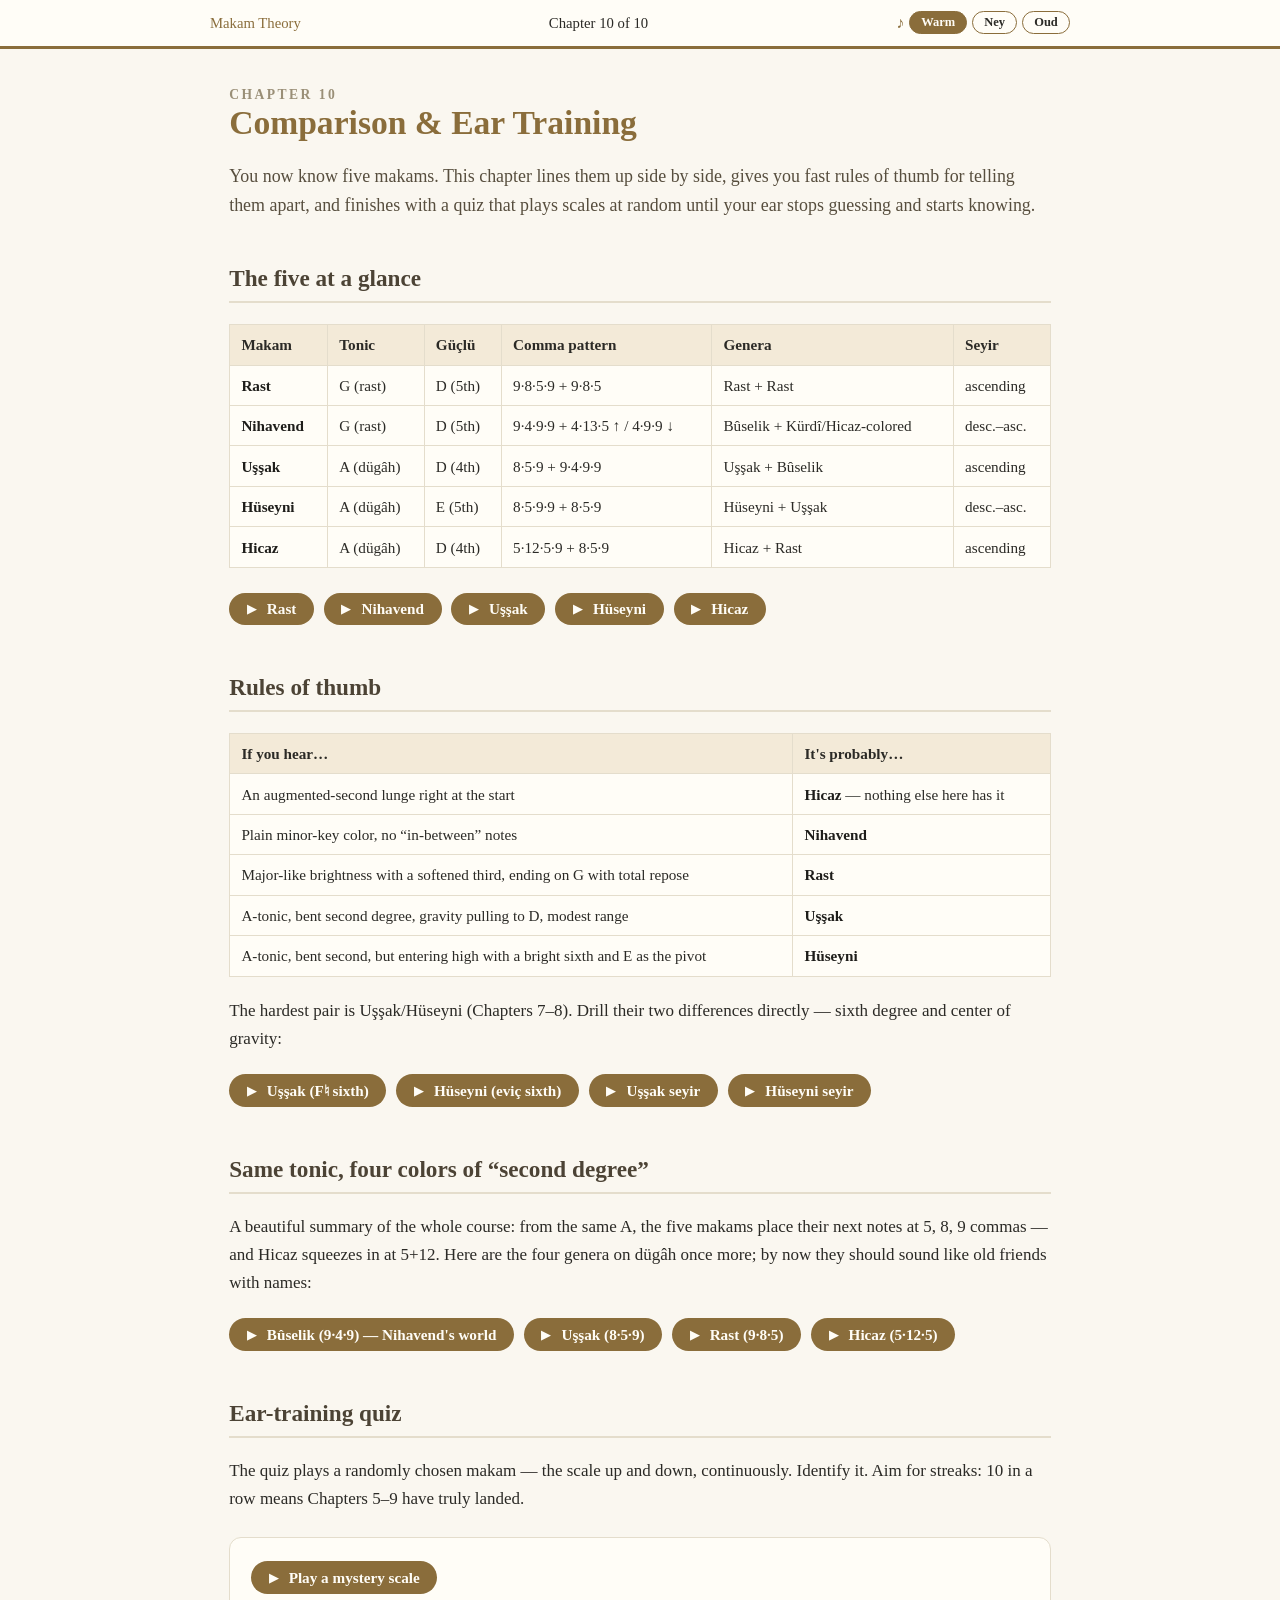
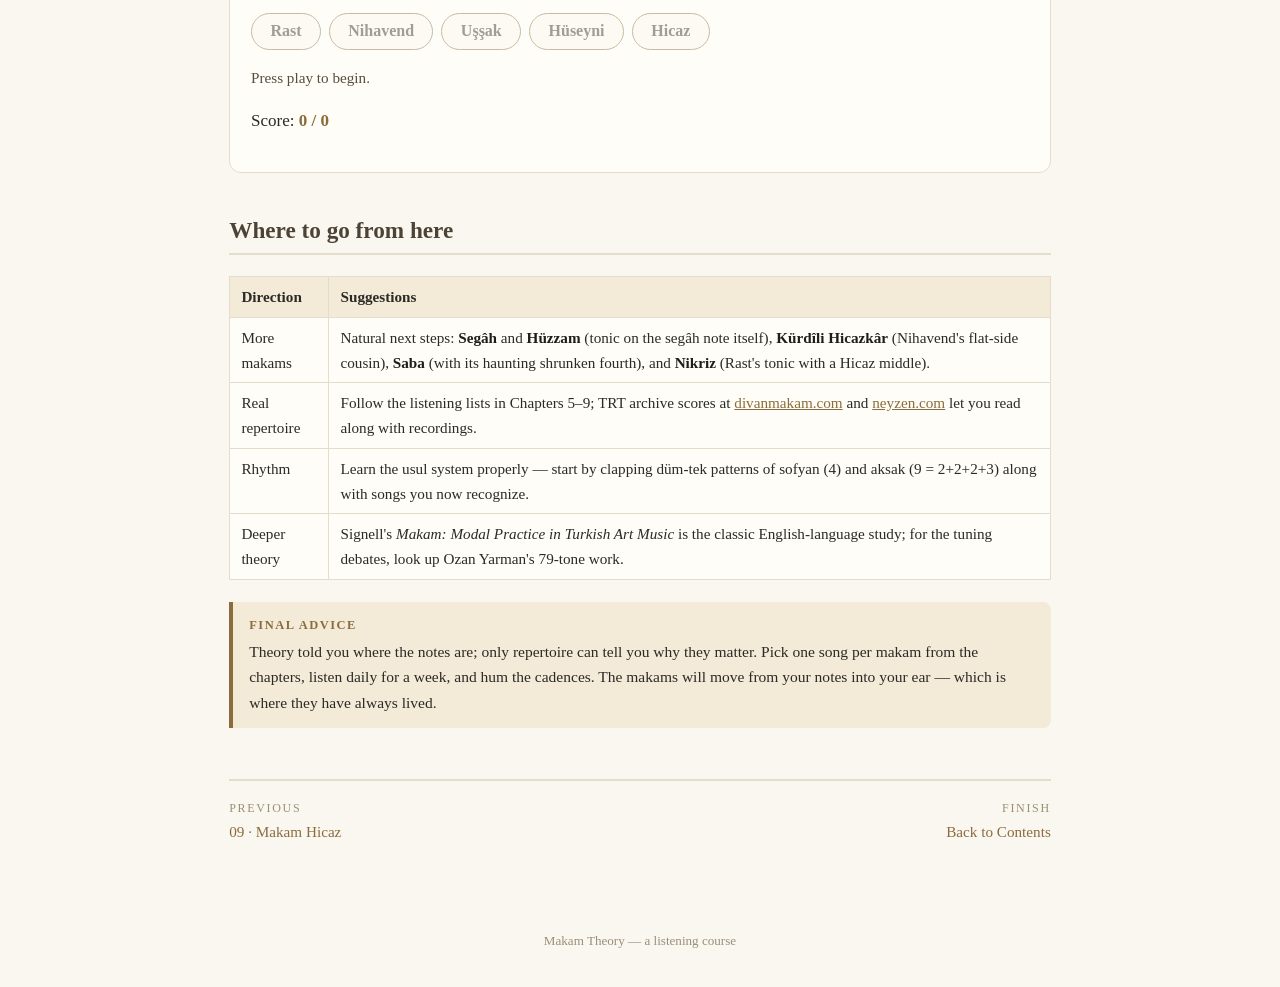
<file: chapters/10-comparison-and-practice.html>
<!DOCTYPE html>
<html lang="en">
<head>
<meta charset="utf-8">
<meta name="viewport" content="width=device-width, initial-scale=1">
<title>10 · Comparison &amp; Ear Training — Makam Theory</title>
<link rel="stylesheet" href="../css/style.css">
</head>
<body>
<header class="site">
  <div class="crumbs"><a href="../index.html">Makam Theory</a><span>Chapter 10 of 10</span></div>
</header>
<main>
  <h1><span class="chapter-no">Chapter 10</span>Comparison &amp; Ear Training</h1>

  <p class="lede">You now know five makams. This chapter lines them up side by
  side, gives you fast rules of thumb for telling them apart, and finishes with
  a quiz that plays scales at random until your ear stops guessing and starts
  knowing.</p>

  <h2>The five at a glance</h2>
  <table>
    <tr><th>Makam</th><th>Tonic</th><th>Güçlü</th><th>Comma pattern</th><th>Genera</th><th>Seyir</th></tr>
    <tr><td><strong>Rast</strong></td><td>G (rast)</td><td>D (5th)</td><td>9·8·5·9 + 9·8·5</td><td>Rast + Rast</td><td>ascending</td></tr>
    <tr><td><strong>Nihavend</strong></td><td>G (rast)</td><td>D (5th)</td><td>9·4·9·9 + 4·13·5 ↑ / 4·9·9 ↓</td><td>Bûselik + Kürdî/Hicaz-colored</td><td>desc.–asc.</td></tr>
    <tr><td><strong>Uşşak</strong></td><td>A (dügâh)</td><td>D (4th)</td><td>8·5·9 + 9·4·9·9</td><td>Uşşak + Bûselik</td><td>ascending</td></tr>
    <tr><td><strong>Hüseyni</strong></td><td>A (dügâh)</td><td>E (5th)</td><td>8·5·9·9 + 8·5·9</td><td>Hüseyni + Uşşak</td><td>desc.–asc.</td></tr>
    <tr><td><strong>Hicaz</strong></td><td>A (dügâh)</td><td>D (4th)</td><td>5·12·5·9 + 8·5·9</td><td>Hicaz + Rast</td><td>ascending</td></tr>
  </table>

  <div class="player-row">
    <button class="play" data-audio="../audio/rast_scale_asc.wav">Rast</button>
    <button class="play" data-audio="../audio/nihavend_scale_asc.wav">Nihavend</button>
    <button class="play" data-audio="../audio/ussak_scale_asc.wav">Uşşak</button>
    <button class="play" data-audio="../audio/huseyni_scale_asc.wav">Hüseyni</button>
    <button class="play" data-audio="../audio/hicaz_scale_asc.wav">Hicaz</button>
  </div>

  <h2>Rules of thumb</h2>
  <table>
    <tr><th>If you hear…</th><th>It's probably…</th></tr>
    <tr><td>An augmented-second lunge right at the start</td><td><strong>Hicaz</strong> — nothing else here has it</td></tr>
    <tr><td>Plain minor-key color, no “in-between” notes</td><td><strong>Nihavend</strong></td></tr>
    <tr><td>Major-like brightness with a softened third, ending on G with total repose</td><td><strong>Rast</strong></td></tr>
    <tr><td>A-tonic, bent second degree, gravity pulling to D, modest range</td><td><strong>Uşşak</strong></td></tr>
    <tr><td>A-tonic, bent second, but entering high with a bright sixth and E as the pivot</td><td><strong>Hüseyni</strong></td></tr>
  </table>

  <p>The hardest pair is Uşşak/Hüseyni (Chapters 7–8). Drill their two
  differences directly — sixth degree and center of gravity:</p>
  <div class="player-row">
    <button class="play" data-audio="../audio/ussak_scale_asc.wav">Uşşak (F♮ sixth)</button>
    <button class="play" data-audio="../audio/huseyni_scale_asc.wav">Hüseyni (eviç sixth)</button>
    <button class="play" data-audio="../audio/ussak_seyir.wav">Uşşak seyir</button>
    <button class="play" data-audio="../audio/huseyni_seyir.wav">Hüseyni seyir</button>
  </div>

  <h2>Same tonic, four colors of “second degree”</h2>
  <p>A beautiful summary of the whole course: from the same A, the five makams
  place their next notes at 5, 8, 9 commas — and Hicaz squeezes in at 5+12.
  Here are the four genera on dügâh once more; by now they should sound like
  old friends with names:</p>
  <div class="player-row">
    <button class="play" data-audio="../audio/genus_buselik.wav">Bûselik (9·4·9) — Nihavend's world</button>
    <button class="play" data-audio="../audio/genus_ussak.wav">Uşşak (8·5·9)</button>
    <button class="play" data-audio="../audio/genus_rast.wav">Rast (9·8·5)</button>
    <button class="play" data-audio="../audio/genus_hicaz.wav">Hicaz (5·12·5)</button>
  </div>

  <h2>Ear-training quiz</h2>
  <p>The quiz plays a randomly chosen makam — the scale up and down, continuously.
  Identify it. Aim for streaks: 10 in a row means Chapters 5–9 have truly landed.</p>

  <div class="quiz-box" id="quiz">
    <button class="play quiz-play">Play a mystery scale</button>
    <div class="quiz-choices"></div>
    <p class="quiz-status">Press play to begin.</p>
    <p>Score: <span class="quiz-score">0 / 0</span></p>
  </div>

  <h2>Where to go from here</h2>
  <table>
    <tr><th>Direction</th><th>Suggestions</th></tr>
    <tr><td>More makams</td>
        <td>Natural next steps: <strong>Segâh</strong> and <strong>Hüzzam</strong>
        (tonic on the segâh note itself), <strong>Kürdîli Hicazkâr</strong>
        (Nihavend's flat-side cousin), <strong>Saba</strong> (with its haunting
        shrunken fourth), and <strong>Nikriz</strong> (Rast's tonic with a Hicaz
        middle).</td></tr>
    <tr><td>Real repertoire</td>
        <td>Follow the listening lists in Chapters 5–9; TRT archive scores at
        <a href="https://divanmakam.com" target="_blank" rel="noopener">divanmakam.com</a> and
        <a href="https://neyzen.com" target="_blank" rel="noopener">neyzen.com</a> let you
        read along with recordings.</td></tr>
    <tr><td>Rhythm</td>
        <td>Learn the usul system properly — start by clapping düm-tek patterns of
        sofyan (4) and aksak (9 = 2+2+2+3) along with songs you now recognize.</td></tr>
    <tr><td>Deeper theory</td>
        <td>Signell's <em>Makam: Modal Practice in Turkish Art Music</em> is the
        classic English-language study; for the tuning debates, look up Ozan
        Yarman's 79-tone work.</td></tr>
  </table>

  <div class="callout"><span class="label">Final advice</span>
  Theory told you where the notes are; only repertoire can tell you why they
  matter. Pick one song per makam from the chapters, listen daily for a week,
  and hum the cadences. The makams will move from your notes into your ear —
  which is where they have always lived.</div>

  <nav class="pager">
    <a href="09-hicaz.html"><span class="dir">Previous</span>09 · Makam Hicaz</a>
    <a href="../index.html" style="text-align:right"><span class="dir">Finish</span>Back to Contents</a>
  </nav>
</main>
<footer class="site">Makam Theory — a listening course</footer>
<script src="../js/voice.js"></script>
<script src="../js/player.js"></script>
<script src="../js/quiz.js"></script>
</body>
</html>
</file>
<file: css/style.css>
:root {
  --ink: #2b2a26;
  --paper: #faf7f0;
  --card: #fffdf7;
  --line: #e4ddcc;
  --accent: #8a6d3b;
  --accent-soft: #f3ead8;
  --red: #a33327;
}

body.makam-rast     { --accent: #2e7d4f; --accent-soft: #e3f0e8; }
body.makam-nihavend { --accent: #2f5e8f; --accent-soft: #e3ecf5; }
body.makam-ussak    { --accent: #b05c2a; --accent-soft: #f7e9de; }
body.makam-huseyni  { --accent: #6a4d9e; --accent-soft: #ece6f5; }
body.makam-hicaz    { --accent: #a8322e; --accent-soft: #f7e3e1; }

* { box-sizing: border-box; }

body {
  margin: 0;
  background: var(--paper);
  color: var(--ink);
  font: 17px/1.65 Georgia, "Times New Roman", serif;
}

header.site {
  background: var(--card);
  border-bottom: 3px solid var(--accent);
  padding: 0.6rem 1.2rem;
}
header.site .crumbs {
  max-width: 860px;
  margin: 0 auto;
  display: flex;
  justify-content: space-between;
  align-items: baseline;
  gap: 1rem;
  font-size: 0.92rem;
}
header.site a { color: var(--accent); text-decoration: none; }
header.site a:hover { text-decoration: underline; }

main {
  max-width: 860px;
  margin: 0 auto;
  padding: 1.6rem 1.2rem 4rem;
}

h1 {
  font-size: 2.1rem;
  line-height: 1.2;
  margin: 0.8rem 0 0.2rem;
  color: var(--accent);
}
h1 .chapter-no {
  display: block;
  font-size: 0.85rem;
  letter-spacing: 0.18em;
  text-transform: uppercase;
  color: #9a8f77;
}
h2 {
  font-size: 1.45rem;
  margin-top: 2.4rem;
  padding-bottom: 0.25rem;
  border-bottom: 2px solid var(--line);
  color: #4c4335;
}
h3 { font-size: 1.12rem; margin-top: 1.8rem; }

p.lede { font-size: 1.12rem; color: #574e3e; }

em.tr { font-style: italic; }
strong { color: #1e1d1a; }

a { color: var(--accent); }

figure {
  margin: 1.4rem 0;
  padding: 0.9rem;
  background: var(--card);
  border: 1px solid var(--line);
  border-radius: 10px;
  overflow-x: auto;
}
figure img { display: block; max-width: 100%; }
figure figcaption {
  font-size: 0.88rem;
  color: #7c7260;
  margin-top: 0.55rem;
}

table {
  border-collapse: collapse;
  margin: 1.3rem 0;
  width: 100%;
  font-size: 0.95rem;
  background: var(--card);
}
th, td {
  border: 1px solid var(--line);
  padding: 0.45rem 0.7rem;
  text-align: left;
  vertical-align: top;
}
th { background: var(--accent-soft); font-weight: 600; }

.callout {
  background: var(--accent-soft);
  border-left: 4px solid var(--accent);
  border-radius: 0 8px 8px 0;
  padding: 0.8rem 1rem;
  margin: 1.4rem 0;
  font-size: 0.97rem;
}
.callout .label {
  display: block;
  font-size: 0.78rem;
  font-weight: 700;
  letter-spacing: 0.12em;
  text-transform: uppercase;
  color: var(--accent);
  margin-bottom: 0.2rem;
}

/* ---- audio players ---- */
button.play {
  display: inline-flex;
  align-items: center;
  gap: 0.5rem;
  font: 600 0.95rem/1 Georgia, serif;
  color: var(--card);
  background: var(--accent);
  border: none;
  border-radius: 999px;
  padding: 0.55rem 1.1rem;
  margin: 0.25rem 0.35rem 0.25rem 0;
  cursor: pointer;
  transition: transform 0.06s ease, opacity 0.15s;
}
button.play:hover { opacity: 0.88; }
button.play:active { transform: scale(0.97); }
button.play::before { content: "\25B6\00a0"; font-size: 0.8em; }
button.play.playing { background: var(--red); }
button.play.playing::before { content: "\25A0\00a0"; }

.player-row { margin: 1rem 0; }

/* ---- clickable scale notes ---- */
.scale-notes {
  display: flex;
  flex-wrap: wrap;
  gap: 0.45rem;
  margin: 1.1rem 0;
}
.note-chip {
  min-width: 4.6rem;
  text-align: center;
  background: var(--card);
  border: 1.5px solid var(--accent);
  border-radius: 9px;
  padding: 0.45rem 0.55rem 0.4rem;
  cursor: pointer;
  user-select: none;
  transition: background 0.12s;
  line-height: 1.25;
}
.note-chip:hover { background: var(--accent-soft); }
.note-chip.sounding { background: var(--accent); color: var(--card); }
.note-chip .perde {
  display: block;
  font-style: italic;
  font-size: 0.88rem;
}
.note-chip .western {
  display: block;
  font-size: 0.78rem;
  color: #8d8878;
}
.note-chip.sounding .western { color: var(--accent-soft); }
.note-chip.tonic { border-width: 3px; }

/* ---- playground makam picker ---- */
.makam-picker {
  display: flex;
  flex-wrap: wrap;
  gap: 0.5rem;
  margin: 1.1rem 0;
}
.makam-picker button {
  font: 600 1.02rem Georgia, serif;
  padding: 0.55rem 1.3rem;
  border: 1.6px solid var(--accent);
  border-radius: 999px;
  background: var(--card);
  color: var(--ink);
  cursor: pointer;
}
.makam-picker button:hover { background: var(--accent-soft); }
.makam-picker button.selected {
  background: var(--accent);
  color: var(--card);
}

/* ---- keyboard root (transposition) selector ---- */
.kbd-root {
  display: flex;
  align-items: center;
  flex-wrap: wrap;
  gap: 0.35rem;
  margin: 1.1rem 0 0.4rem;
}
.kbd-root .kr-label {
  font-size: 0.9rem;
  font-weight: 600;
  color: #574e3e;
  margin-right: 0.15rem;
}
.kbd-root button {
  font: 600 0.9rem Georgia, serif;
  min-width: 2.2rem;
  padding: 0.28rem 0.55rem;
  border: 1.4px solid var(--accent);
  border-radius: 8px;
  background: var(--card);
  color: var(--ink);
  cursor: pointer;
}
.kbd-root button:hover { background: var(--accent-soft); }
.kbd-root button.kr-oct {
  border-radius: 999px;
  font-size: 0.8rem;
  padding: 0.3rem 0.7rem;
}
.kbd-root button.kr-oct:first-of-type { margin-left: 0.4rem; }
.kbd-root button.selected {
  background: var(--accent);
  color: var(--card);
}
.kbd-root .kr-status {
  font-size: 0.84rem;
  color: #7c7260;
  margin-left: 0.4rem;
}

/* ---- global voice picker (header) ---- */
.voice-picker {
  display: inline-flex;
  align-items: center;
  gap: 0.3rem;
}
.voice-picker .vp-label { color: var(--accent); font-size: 1rem; }
.voice-picker button {
  font: 600 0.78rem Georgia, serif;
  padding: 0.18rem 0.7rem;
  border: 1.2px solid var(--accent);
  border-radius: 999px;
  background: var(--card);
  color: var(--ink);
  cursor: pointer;
}
.voice-picker button:hover { background: var(--accent-soft); }
.voice-picker button.selected {
  background: var(--accent);
  color: var(--card);
}
header.site .crumbs { flex-wrap: wrap; }

.kbd-instrument {
  display: flex;
  flex-wrap: wrap;
  gap: 0.4rem;
  margin: 1.2rem 0;
  align-items: flex-end;
}
.kbd-col {
  display: flex;
  flex-direction: column;
  justify-content: flex-end;
  gap: 0.35rem;
  flex: 1 0 auto;
}
.kbd-key.western {
  border-color: #a09a8c;
  border-style: dotted;
  background: #f2efe7;
  color: #5b564c;
}
.kbd-key.western .cap { background: #e9e5da; }
.kbd-key.western.active,
.kbd-key.western.active .cap {
  background: #6b665c;
  border-color: #6b665c;
  color: #fff;
}
.kbd-key {
  flex: 1 0 auto;
  min-width: 3.3rem;
  text-align: center;
  background: var(--card);
  border: 1.5px solid var(--accent);
  border-bottom-width: 4px;
  border-radius: 10px;
  padding: 0.5rem 0.4rem 0.55rem;
  cursor: pointer;
  user-select: none;
  -webkit-user-select: none;
  touch-action: none;
  transition: background 0.08s, transform 0.05s;
}
.kbd-key .cap {
  display: inline-block;
  font: 700 0.78rem ui-monospace, Menlo, monospace;
  background: var(--accent-soft);
  border: 1px solid var(--line);
  border-radius: 5px;
  padding: 0.08rem 0.45rem;
  margin-bottom: 0.3rem;
}
.kbd-key .perde {
  display: block;
  font-style: italic;
  font-size: 0.78rem;
  line-height: 1.2;
}
.kbd-key.western .perde { font-size: 0.72rem; }
.kbd-key.active {
  background: var(--accent);
  color: var(--card);
  transform: translateY(2px);
  border-bottom-width: 2px;
}
.kbd-key.active .cap { background: var(--accent); color: var(--card); }
.kbd-key.tonic { border-width: 3px; border-bottom-width: 5px; }
.kbd-key.guclu { border-style: double; border-width: 3.5px; }
.kbd-key.yeden { border-style: dashed; }
.kbd-legend { font-size: 0.85rem; color: #7c7260; margin-top: 0.2rem; }

/* ---- index / table of contents ---- */
.toc { list-style: none; padding: 0; margin: 1.6rem 0; }
.toc li { margin: 0; }
.toc a {
  display: flex;
  align-items: baseline;
  gap: 0.9rem;
  padding: 0.75rem 0.9rem;
  border: 1px solid var(--line);
  border-radius: 10px;
  margin-bottom: 0.55rem;
  background: var(--card);
  text-decoration: none;
  color: var(--ink);
}
.toc a:hover { border-color: var(--accent); background: var(--accent-soft); }
.toc .no {
  font-size: 0.85rem;
  font-weight: 700;
  color: var(--accent);
  min-width: 1.6rem;
}
.toc .what { font-size: 0.88rem; color: #7c7260; margin-left: auto; text-align: right; }

/* ---- pager ---- */
nav.pager {
  display: flex;
  justify-content: space-between;
  gap: 1rem;
  margin-top: 3.2rem;
  padding-top: 1.1rem;
  border-top: 2px solid var(--line);
  font-size: 0.95rem;
}
nav.pager a {
  text-decoration: none;
  color: var(--accent);
  max-width: 46%;
}
nav.pager a:hover { text-decoration: underline; }
nav.pager .dir {
  display: block;
  font-size: 0.75rem;
  letter-spacing: 0.14em;
  text-transform: uppercase;
  color: #9a8f77;
}

/* ---- quiz ---- */
.quiz-box {
  background: var(--card);
  border: 1px solid var(--line);
  border-radius: 12px;
  padding: 1.2rem 1.3rem;
  margin: 1.5rem 0;
}
.quiz-choices { display: flex; flex-wrap: wrap; gap: 0.5rem; margin: 0.9rem 0; }
.quiz-choices button {
  font: 600 1rem Georgia, serif;
  padding: 0.55rem 1.15rem;
  border: 1.6px solid var(--accent);
  background: var(--paper);
  color: var(--ink);
  border-radius: 999px;
  cursor: pointer;
}
.quiz-choices button:hover:not(:disabled) { background: var(--accent-soft); }
.quiz-choices button:disabled { opacity: 0.45; cursor: default; }
.quiz-choices button.correct { background: #2e7d4f; border-color: #2e7d4f; color: #fff; }
.quiz-choices button.wrong { background: var(--red); border-color: var(--red); color: #fff; }
.quiz-status { font-size: 0.95rem; color: #574e3e; min-height: 1.4em; }
.quiz-score { font-weight: 700; color: var(--accent); }

/* Live scale notation on the playground */
.scale-sheet {
  margin: 0.9rem 0 1.1rem;
  padding: 0.7rem 0.9rem 0.4rem;
  background: var(--card);
  border: 1px solid var(--line);
  border-radius: 10px;
  overflow-x: auto;
}
.scale-sheet .ss-head {
  display: flex;
  align-items: baseline;
  flex-wrap: wrap;
  gap: 0.3rem 0.8rem;
  font-size: 0.85rem;
  color: #7c7260;
  margin-bottom: 0.2rem;
}
.scale-sheet .ss-title { font-weight: 700; color: var(--accent); }
.scale-sheet .ss-mode { margin-left: auto; display: flex; gap: 0.3rem; }
.scale-sheet .ss-mode button {
  font: inherit;
  font-size: 0.8rem;
  padding: 0.06rem 0.6rem;
  border: 1px solid var(--line);
  border-radius: 999px;
  background: var(--paper);
  color: #6b6252;
  cursor: pointer;
}
.scale-sheet .ss-mode button:hover { background: var(--accent-soft); }
.scale-sheet .ss-mode button.selected {
  background: var(--accent);
  border-color: var(--accent);
  color: #fff;
}
.scale-sheet svg { display: block; max-width: 100%; height: auto; }
.scale-sheet .sn .halo {
  fill: var(--accent-soft);
  stroke: var(--accent);
  stroke-width: 1;
  opacity: 0;
  transition: opacity 0.1s;
}
.scale-sheet .sn.on .halo { opacity: 1; }
.scale-sheet .sn.on .nh { fill: var(--accent); stroke: var(--accent); }
.scale-sheet .sn.on text { fill: var(--accent); font-weight: 700; }

footer.site {
  text-align: center;
  font-size: 0.82rem;
  color: #9a8f77;
  padding: 1.4rem 0 2.2rem;
}
</file>
